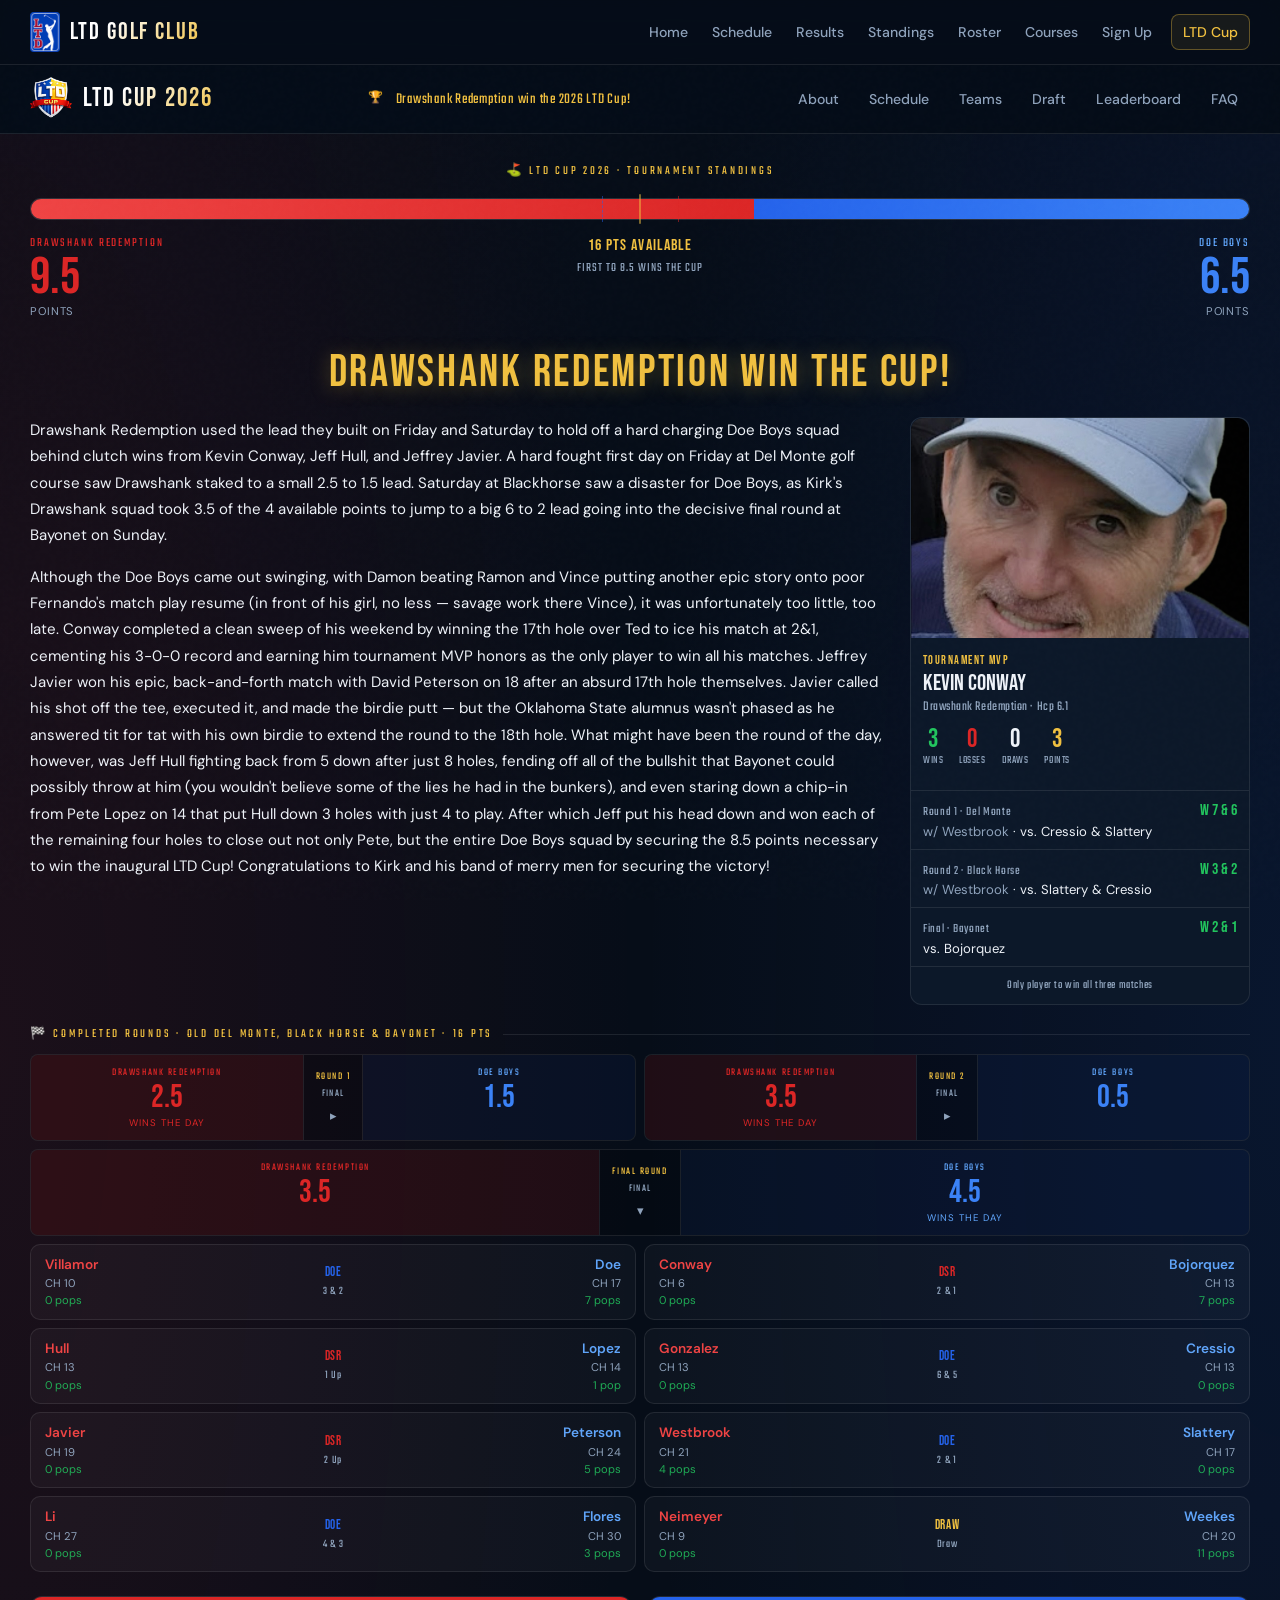
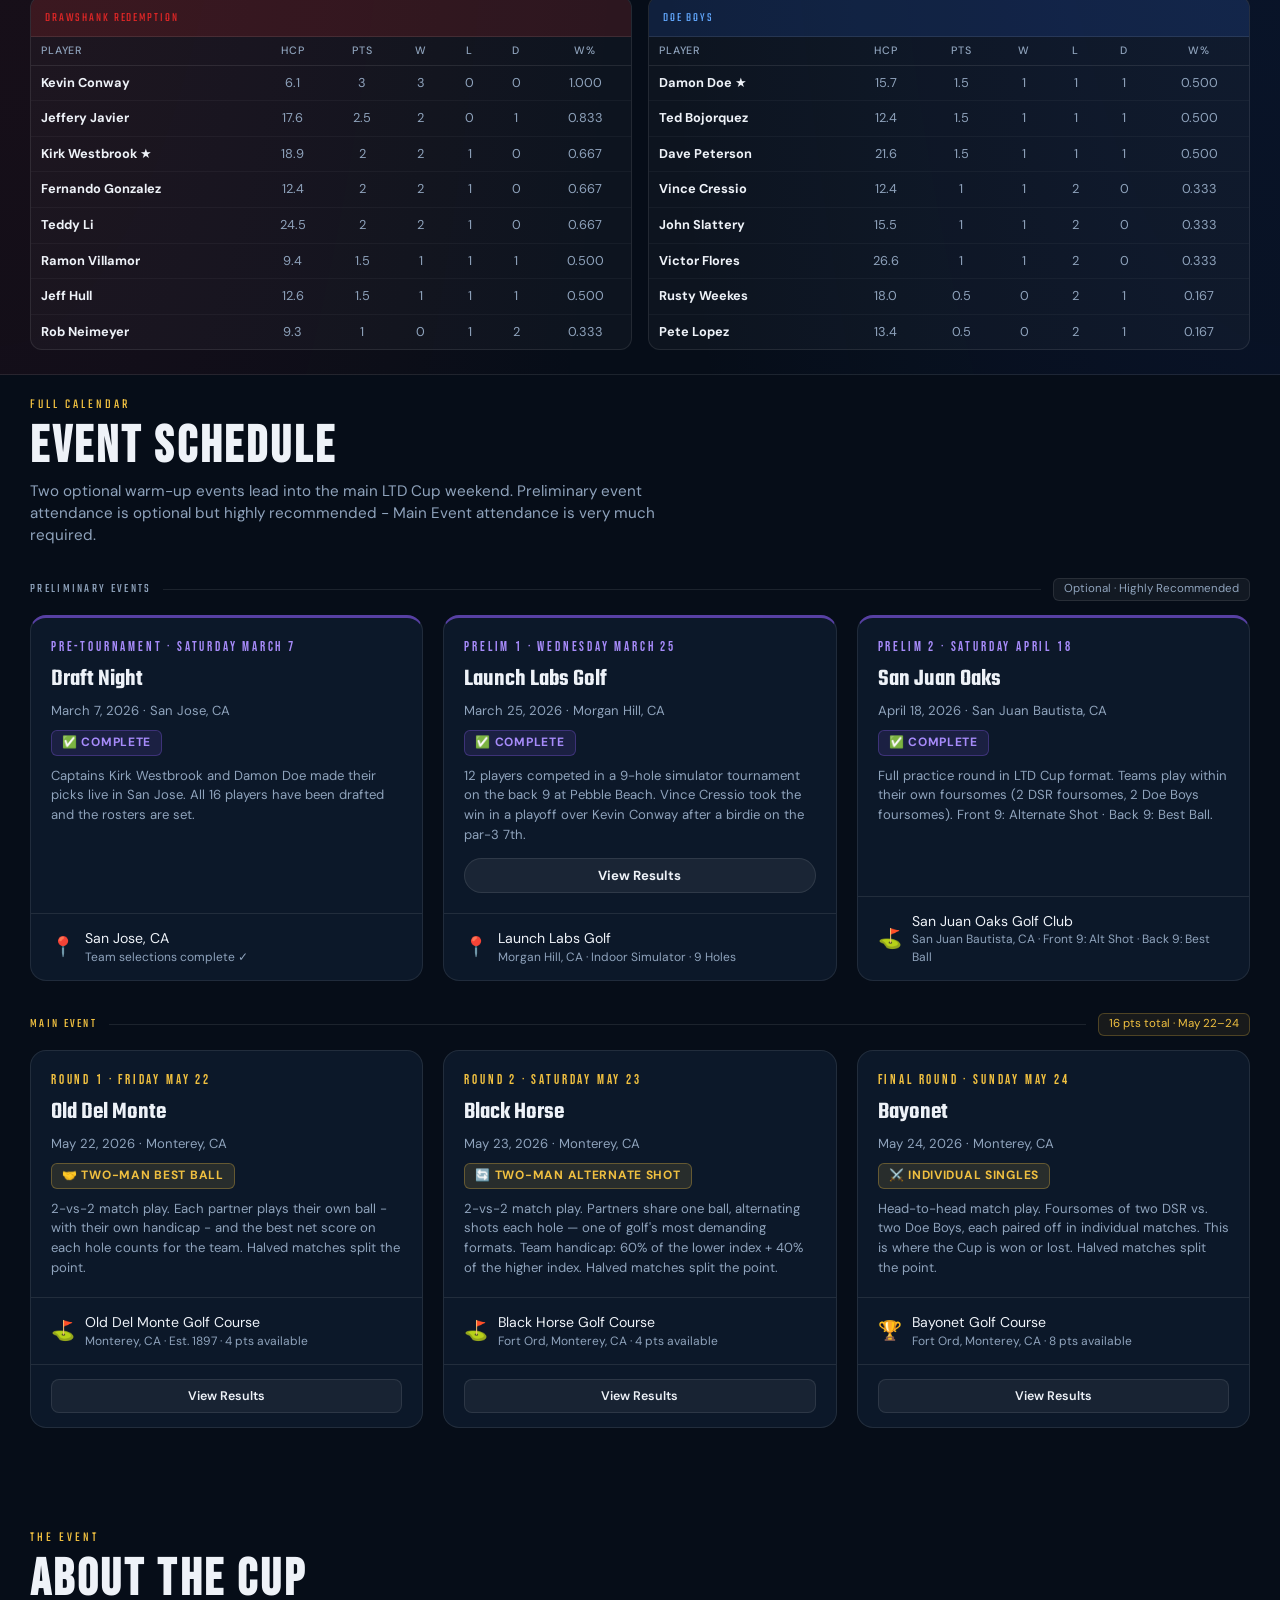
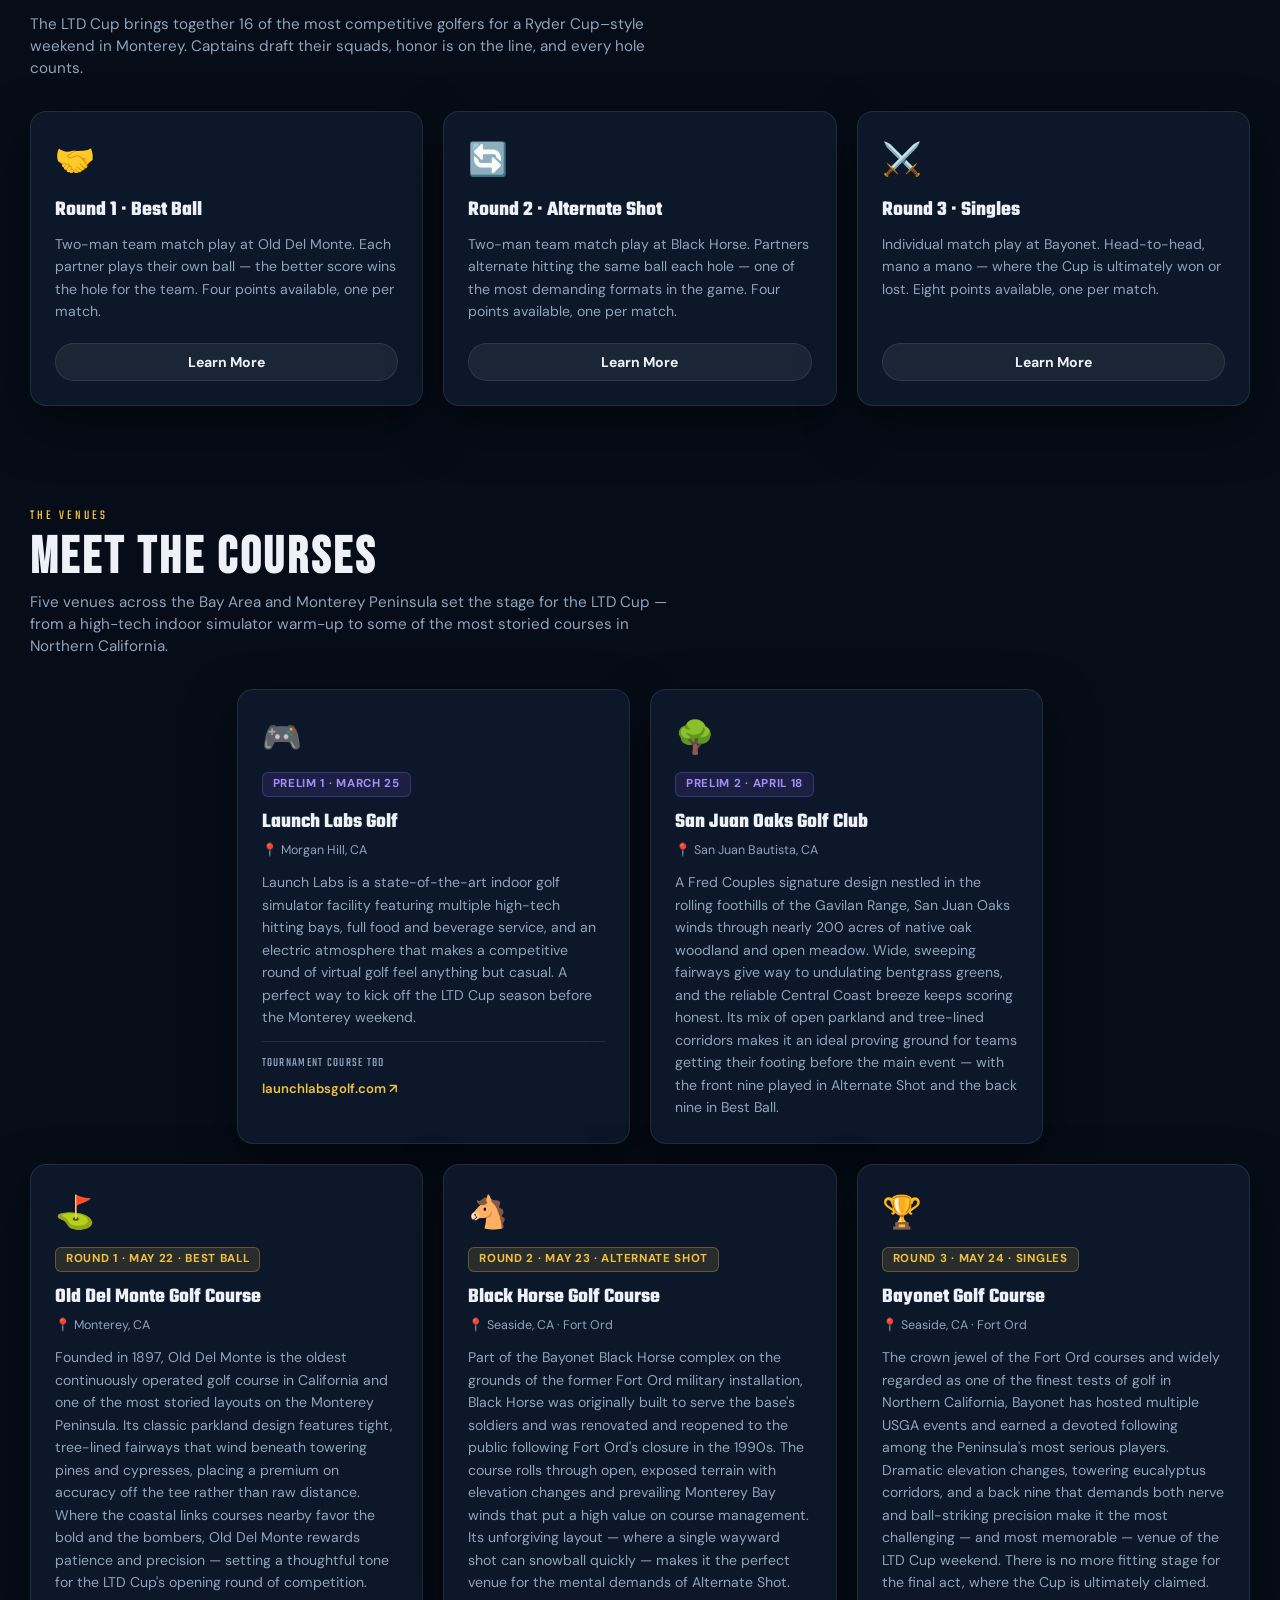
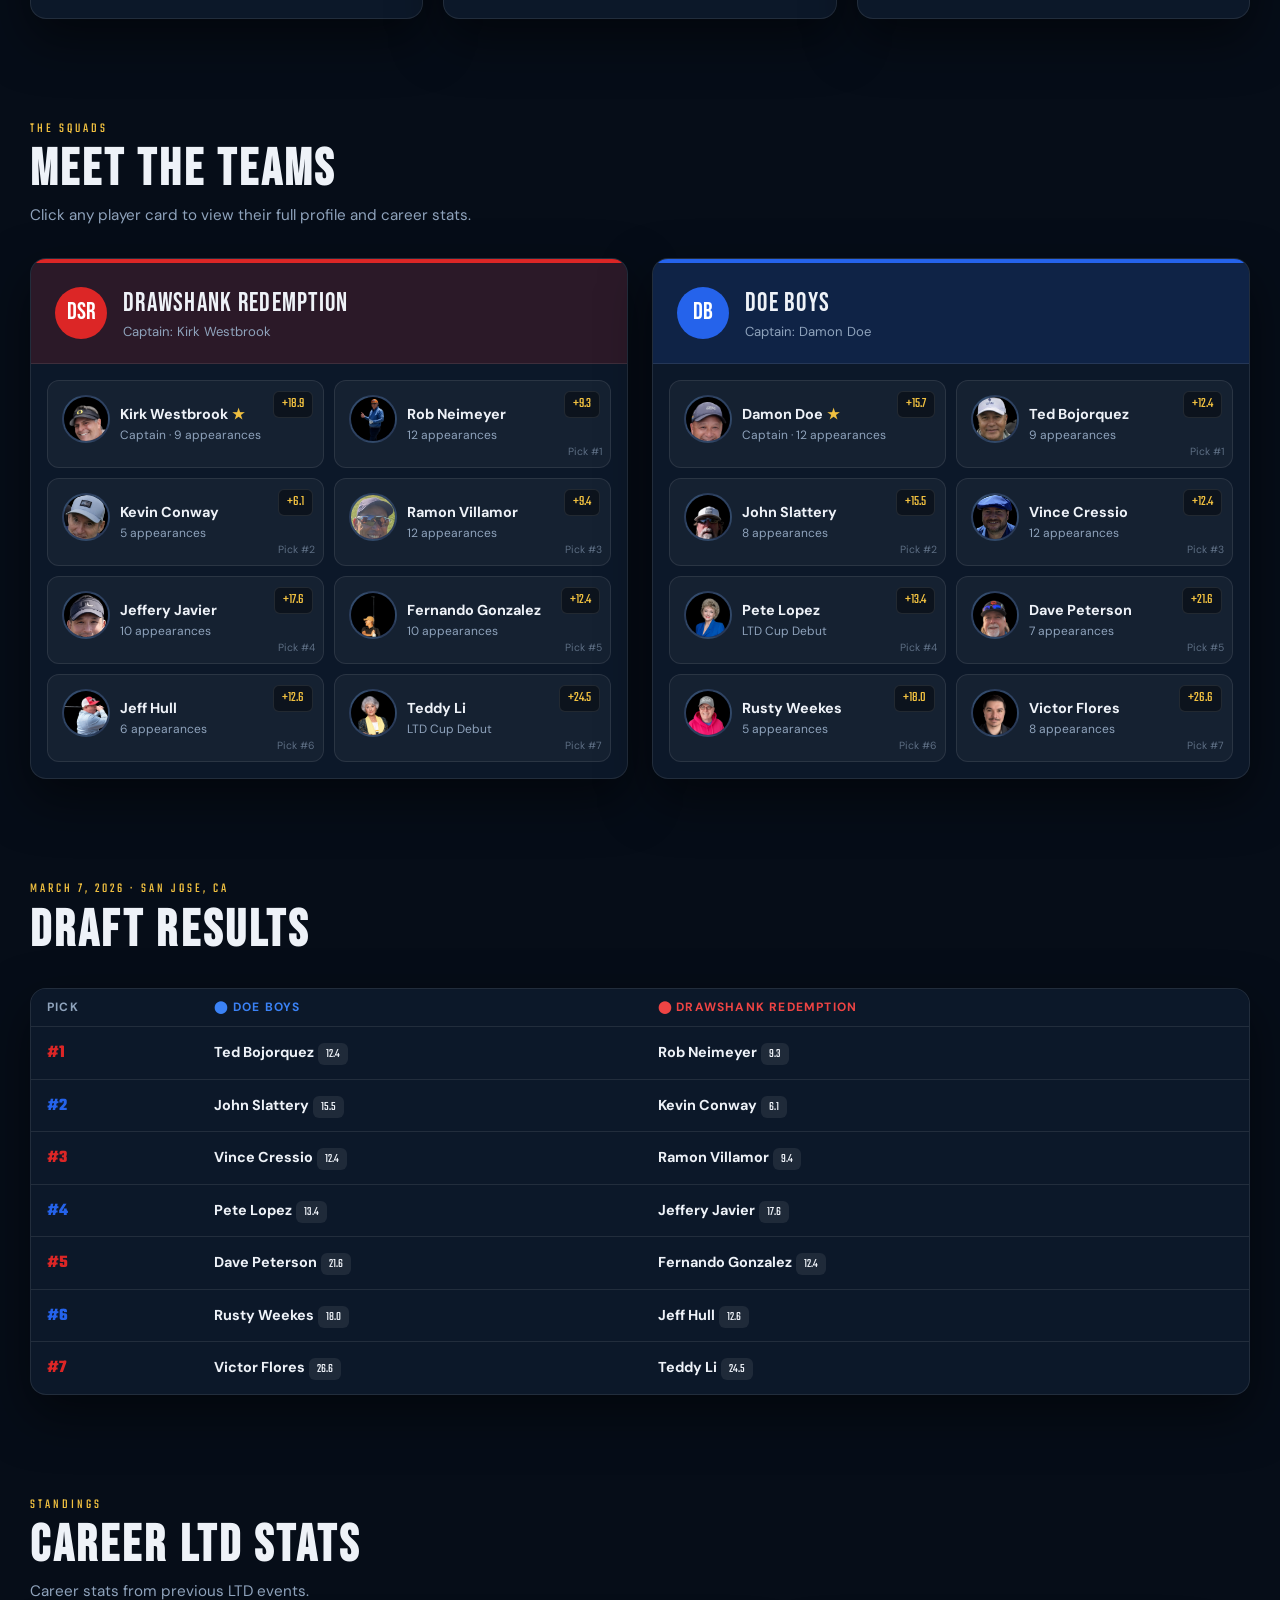
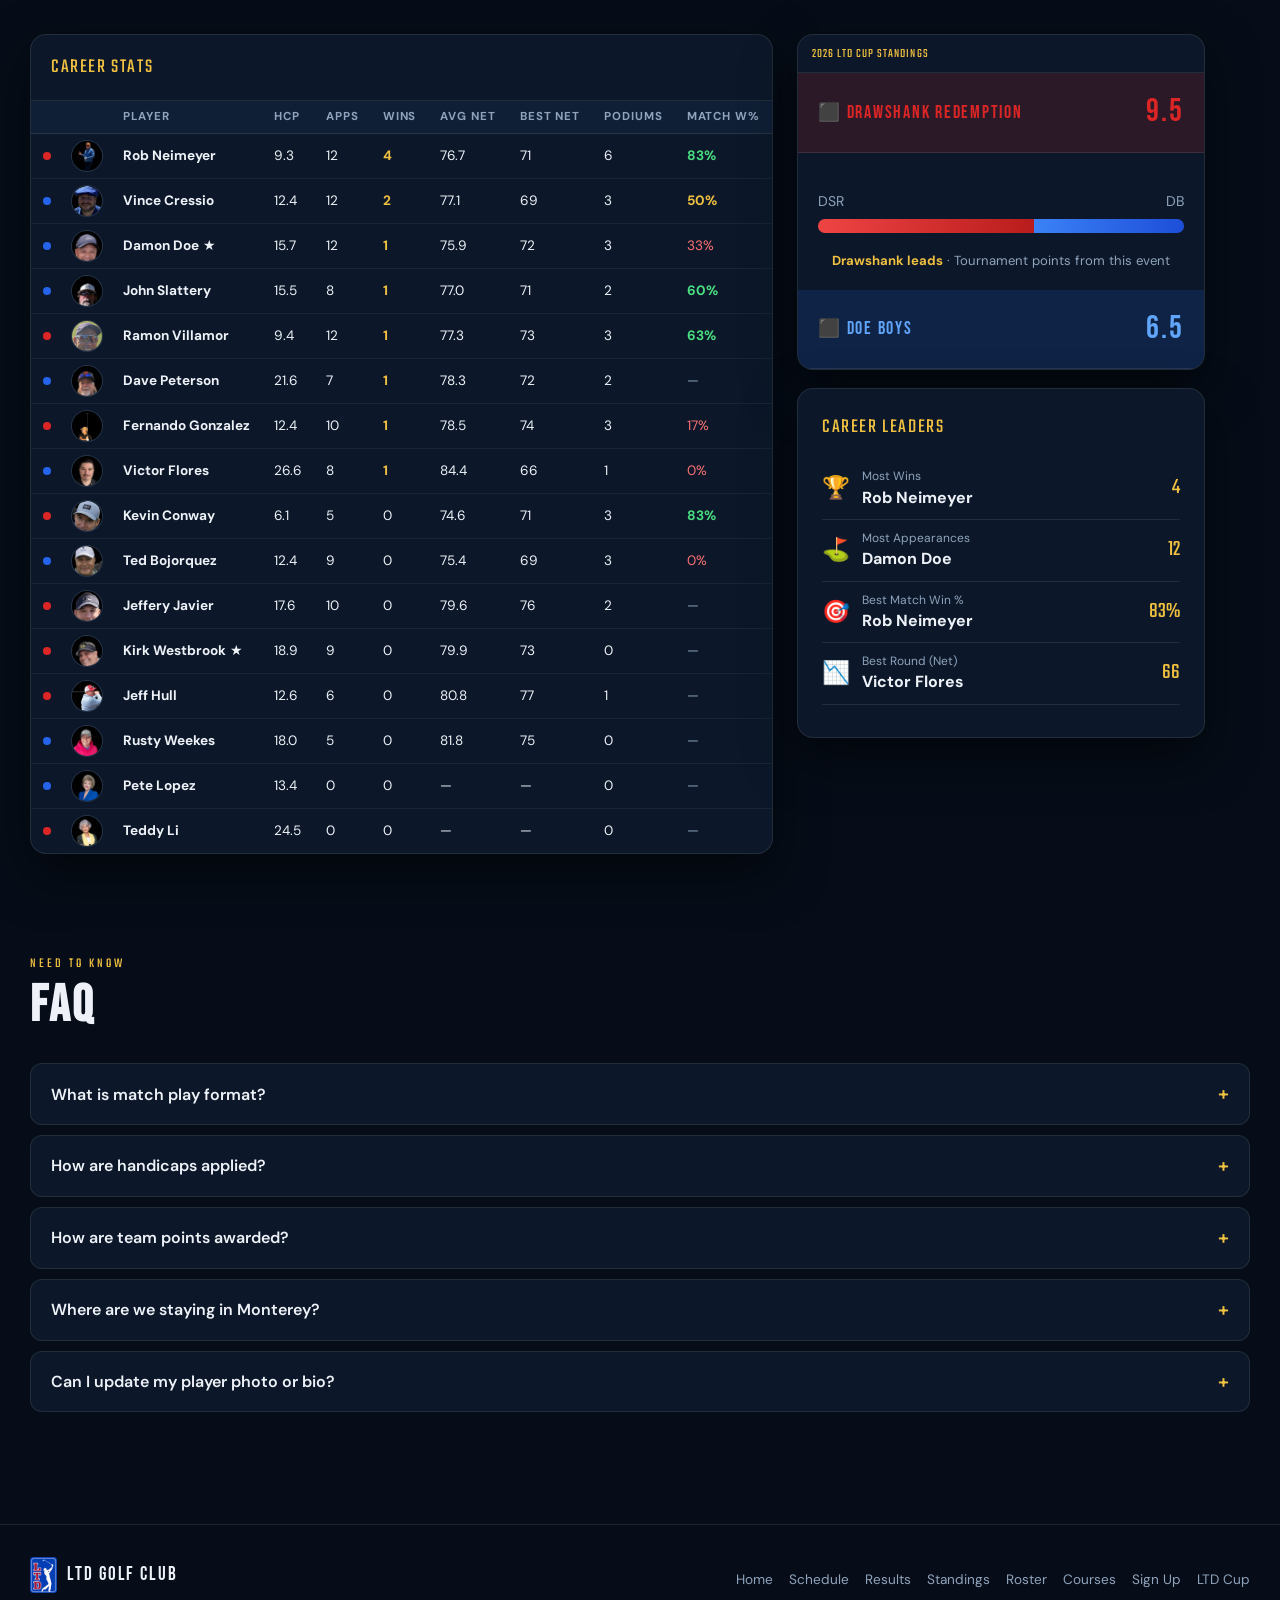
<file: cup/2026.html>
<!DOCTYPE html>
<html lang="en">
<head>
<meta charset="UTF-8">
<meta name="viewport" content="width=device-width, initial-scale=1.0">
<title>LTD Cup 2026 | LTD Golf Club</title>
<link rel="icon" type="image/png" href="/assets/img/club_logo_96.png">
<link rel="preconnect" href="https://fonts.googleapis.com">
<link href="https://fonts.googleapis.com/css2?family=Bebas+Neue&family=DM+Sans:wght@400;500;700&family=Teko:wght@400;600;700&display=swap" rel="stylesheet">

<link rel="stylesheet" href="/assets/css/site.css">
<style>
/* ============================================================
   DESIGN SYSTEM
   ============================================================ */
:root {
  --bg: #060d18;
  --panel: #0c1829;
  --panel2: #0f1f35;
  --line: rgba(255,255,255,.09);
  --text: #eef2f8;
  --muted: #8fa3bc;
  --gold: #f0c040;
  --gold2: #c99520;
  --red: #dc2626;
  --red-soft: rgba(220,38,38,.15);
  --red-glow: rgba(220,38,38,.3);
  --blue: #2563eb;
  --blue-soft: rgba(37,99,235,.15);
  --blue-glow: rgba(37,99,235,.3);
  --green: #22c55e;
  --radius: 16px;
  --shadow: 0 20px 50px rgba(0,0,0,.5);
}
*, *::before, *::after { box-sizing: border-box; margin: 0; padding: 0; }
html { scroll-behavior: smooth; }

body {
  font-family: 'DM Sans', sans-serif;
  background: var(--bg);
  color: var(--text);
  min-height: 100vh;
  overflow-x: hidden;
}

/* Subtle noise texture overlay */
body::before {
  content: '';
  position: fixed; inset: 0;
  background-image: url("data:image/svg+xml,%3Csvg viewBox='0 0 200 200' xmlns='http://www.w3.org/2000/svg'%3E%3Cfilter id='noise'%3E%3CfeTurbulence type='fractalNoise' baseFrequency='0.85' numOctaves='4' stitchTiles='stitch'/%3E%3C/filter%3E%3Crect width='100%25' height='100%25' filter='url(%23noise)' opacity='0.03'/%3E%3C/svg%3E");
  pointer-events: none; z-index: 1; opacity: .4;
}

img { max-width: 100%; display: block; }
a { text-decoration: none; color: inherit; }
.container { width: min(1220px, calc(100% - 32px)); margin: auto; }

/* ============================================================
   NAV
   ============================================================ */
.topbar {
  position: sticky; top: 0; z-index: 200;
  backdrop-filter: blur(18px) saturate(160%);
  background: rgba(6,13,24,.82);
  border-bottom: 1px solid var(--line);
}
.nav {
  display: flex; justify-content: space-between; align-items: center;
  padding: 12px 0;
}
.brand { display: flex; align-items: center; gap: 10px; }
.brand img { height: 44px; }
.brand-name {
  font-family: 'Bebas Neue', sans-serif;
  font-size: 1.6rem; letter-spacing: .08em;
  background: linear-gradient(135deg, #fff 30%, var(--gold));
  -webkit-background-clip: text; -webkit-text-fill-color: transparent;
}
.nav-links { display: flex; gap: 6px; align-items: center; flex-wrap: wrap; }
.nav-links a {
  color: var(--muted); font-size: .88rem; font-weight: 500;
  padding: 6px 12px; border-radius: 8px;
  transition: color .2s, background .2s;
}
.nav-links a:hover { color: var(--text); background: rgba(255,255,255,.06); }
.btn {
  padding: 9px 20px; border-radius: 999px;
  font-weight: 700; font-size: .88rem;
  border: none; cursor: pointer; transition: .18s; font-family: inherit;
}
.btn-gold { background: linear-gradient(135deg, var(--gold), var(--gold2)); color: #0f1a2e; }
.btn-ghost { background: rgba(255,255,255,.06); border: 1px solid var(--line); color: var(--text); }
.btn:hover { transform: translateY(-1px); filter: brightness(1.08); }

.next-event-bar {
  display: flex; align-items: center; gap: 10px;
  font-size: .78rem; color: var(--muted);
}
.neb-label {
  font-family: 'Teko', sans-serif; font-size: .75rem;
  letter-spacing: .2em; color: var(--gold); text-transform: uppercase;
}
.neb-sep { opacity: .35; }
.neb-time {
  font-family: 'Teko', sans-serif; font-size: .95rem; color: var(--gold); letter-spacing: .05em;
}

/* ============================================================
   HERO
   ============================================================ */
.hero {
  padding: 80px 0 60px;
  background:
    radial-gradient(ellipse 80% 60% at 50% -10%, rgba(37,99,235,.18), transparent),
    radial-gradient(ellipse 50% 40% at 20% 80%, rgba(220,38,38,.12), transparent);
}
.hero-inner {
  display: grid; grid-template-columns: 1.3fr 1fr; gap: 28px; align-items: center;
}
.hero-logo { width: 120px; margin-bottom: 20px; }
.hero-title {
  font-family: 'Bebas Neue', sans-serif;
  font-size: clamp(3.5rem, 7vw, 7rem);
  line-height: .95;
  letter-spacing: .04em;
}
.hero-title span { color: var(--gold); }
.hero-sub {
  color: var(--muted); font-size: 1.05rem; line-height: 1.6;
  max-width: 52ch; margin: 16px 0 24px;
}
.hero-actions { display: flex; gap: 12px; flex-wrap: wrap; }
.hero-card {
  background: var(--panel);
  border: 1px solid var(--line);
  border-radius: var(--radius);
  padding: 28px;
  box-shadow: var(--shadow);
}
.countdown-label {
  font-family: 'Teko', sans-serif; font-size: 1rem; letter-spacing: .18em;
  color: var(--gold); text-transform: uppercase; margin-bottom: 14px;
}
.countdown-grid { display: grid; grid-template-columns: repeat(4,1fr); gap: 8px; margin-bottom: 22px; }
.cd-unit {
  background: rgba(255,255,255,.05); border-radius: 10px; padding: 12px 6px;
  text-align: center;
}
.cd-num { font-family: 'Bebas Neue', sans-serif; font-size: 2.4rem; line-height: 1; color: var(--gold); }
.cd-lbl { font-size: .68rem; color: var(--muted); text-transform: uppercase; letter-spacing: .1em; }
.event-list { display: flex; flex-direction: column; gap: 10px; }
.event-item {
  display: flex; gap: 12px; align-items: flex-start;
  padding: 12px; border-radius: 10px; background: rgba(255,255,255,.03);
  border: 1px solid var(--line);
}
.event-dot {
  width: 10px; height: 10px; border-radius: 50%; margin-top: 4px; flex-shrink: 0;
}
.dot-gold { background: var(--gold); box-shadow: 0 0 8px var(--gold); }
.dot-red { background: var(--red); }
.dot-blue { background: var(--blue); }
.event-item strong { font-size: .9rem; }
.event-item span { font-size: .78rem; color: var(--muted); }

/* ============================================================
   SCORE TRACKER
   ============================================================ */
.score-tracker {
  padding: 28px 0 24px;
  border-bottom: 1px solid var(--line);
  background:
    radial-gradient(ellipse 50% 120% at 0% 50%, rgba(220,38,38,.1), transparent),
    radial-gradient(ellipse 50% 120% at 100% 50%, rgba(37,99,235,.1), transparent);
}
.score-tracker-label {
  font-family: 'Teko', sans-serif;
  font-size: .78rem; letter-spacing: .22em; color: var(--gold);
  text-transform: uppercase; text-align: center; margin-bottom: 18px;
}
.score-bar-wrap { position: relative; margin-bottom: 4px; }
.score-bar-track {
  height: 22px;
  background: rgba(255,255,255,.05);
  border-radius: 999px;
  border: 1px solid var(--line);
  overflow: hidden;
  display: flex;
}
.score-bar-fill-red {
  height: 100%; flex-shrink: 0;
  background: linear-gradient(90deg, #ef4444, #dc2626);
  transition: width .8s cubic-bezier(.4,0,.2,1);
}
.score-bar-fill-blue {
  height: 100%; flex-shrink: 0;
  background: linear-gradient(270deg, #3b82f6, #2563eb);
  transition: width .8s cubic-bezier(.4,0,.2,1);
  margin-left: auto;
}
.score-bar-mid {
  position: absolute; left: 50%; top: -4px; bottom: -4px;
  width: 2px; margin-left: -1px;
  background: var(--gold); opacity: .5; border-radius: 2px;
}
.score-bar-win-line {
  position: absolute; top: -2px; bottom: -2px; width: 0;
}
.score-bar-win-blue { left: 46.875%; border-left: 1.5px dashed rgba(37,99,235,.5); }
.score-bar-win-red  { left: 53.125%; border-left: 1.5px dashed rgba(220,38,38,.5); }
.score-tracker-bottom {
  display: flex; justify-content: space-between; align-items: flex-start;
  margin-top: 14px; position: relative;
}
.tracker-team-name {
  font-family: 'Teko', sans-serif;
  font-size: .78rem; letter-spacing: .15em; text-transform: uppercase;
}
.tracker-team-name.red { color: var(--red); }
.tracker-team-name.blue { color: #60a5fa; }
.tracker-score {
  font-family: 'Bebas Neue', sans-serif;
  font-size: 3.2rem; line-height: 1;
}
.tracker-score.red { color: var(--red); }
.tracker-score.blue { color: #3b82f6; }
.tracker-score-lbl { font-size: .7rem; color: var(--muted); text-transform: uppercase; letter-spacing: .08em; }
.tracker-center {
  position: absolute; left: 50%; transform: translateX(-50%);
  text-align: center; font-family: 'Teko', sans-serif;
  font-size: .8rem; color: var(--muted); letter-spacing: .08em; text-transform: uppercase; white-space: nowrap;
}
.upcoming-matchups { margin: 20px 0 0; }
.upcoming-matchups-label {
  font-family: 'Teko', sans-serif;
  font-size: .78rem; letter-spacing: .22em; color: var(--gold);
  text-transform: uppercase; margin-bottom: 10px;
  display: flex; align-items: center; gap: 10px;
}
.upcoming-matchups-label::after { content: ''; flex: 1; height: 1px; background: var(--line); }
.matchup-inline-grid { display: grid; grid-template-columns: 1fr 1fr; gap: 8px; }
.matchup-inline-row {
  display: flex; align-items: center; gap: 10px;
  background: rgba(255,255,255,.03); border: 1px solid var(--line);
  border-radius: 10px; padding: 10px 14px;
}
.matchup-inline-side { flex: 1; }
.matchup-inline-names { font-size: .85rem; font-weight: 600; }
.matchup-inline-names.red { color: #ef4444; }
.matchup-inline-names.blue { color: #60a5fa; }
.matchup-inline-hcp { font-size: .7rem; color: var(--muted); margin-top: 1px; }
.matchup-inline-vs {
  font-family: 'Bebas Neue', sans-serif; font-size: .85rem;
  color: var(--muted); flex-shrink: 0;
}
.matchup-inline-result {
  display: flex; flex-direction: column; align-items: center; flex-shrink: 0; gap: 1px;
}
.matchup-inline-result-winner {
  font-family: 'Bebas Neue', sans-serif; font-size: .82rem; letter-spacing: .04em;
}
.matchup-inline-result-score {
  font-family: 'Teko', sans-serif; font-size: .72rem; letter-spacing: .06em; color: var(--muted);
}
.matchup-inline-empty {
  grid-column: 1/-1; text-align: center;
  color: var(--muted); font-size: .82rem; padding: 14px 0;
}
.score-tables {
  display: grid; grid-template-columns: 1fr 1fr; gap: 16px; margin-top: 24px;
}
.score-team-table {
  background: rgba(255,255,255,.03); border: 1px solid var(--line); border-radius: 12px; overflow: hidden;
}
.score-team-table-hdr {
  padding: 9px 14px;
  font-family: 'Teko', sans-serif; font-size: .78rem; letter-spacing: .15em; text-transform: uppercase;
  border-bottom: 1px solid var(--line);
}
.score-team-table-hdr.red { color: var(--red); border-top: 3px solid var(--red); background: var(--red-soft); }
.score-team-table-hdr.blue { color: #60a5fa; border-top: 3px solid var(--blue); background: var(--blue-soft); }
.pts-table { width: 100%; border-collapse: collapse; font-size: .8rem; }
.pts-table th {
  padding: 6px 10px; text-align: left; color: var(--muted);
  font-size: .67rem; text-transform: uppercase; letter-spacing: .08em;
  border-bottom: 1px solid var(--line); font-weight: 500;
}
.pts-table th:not(:first-child) { text-align: center; }
.pts-table td { padding: 8px 10px; border-bottom: 1px solid rgba(255,255,255,.04); }
.pts-table td:not(:first-child) { text-align: center; color: var(--muted); }
.pts-table tr:last-child td { border-bottom: none; }
.pts-table tr:hover td { background: rgba(255,255,255,.03); }
/* ============================================================
   CELEBRATION
   ============================================================ */
.celebration-layout {
  display: grid; grid-template-columns: 1fr 340px; gap: 28px; align-items: start;
}
@media (max-width: 760px) {
  .celebration-layout { grid-template-columns: 1fr; }
}

/* ============================================================
   SECTION TITLES
   ============================================================ */
.section { padding: 20px 0 80px; }
.sec-head { margin-bottom: 32px; }
.sec-label {
  font-family: 'Teko', sans-serif; font-size: .85rem; letter-spacing: .22em;
  color: var(--gold); text-transform: uppercase; margin-bottom: 6px;
}
.sec-title {
  font-family: 'Bebas Neue', sans-serif;
  font-size: clamp(2.2rem, 4vw, 3.2rem);
  letter-spacing: .06em; line-height: 1;
}
.sec-intro { color: var(--muted); max-width: 64ch; margin-top: 8px; font-size: .95rem; }

/* ============================================================
   TEAMS / ROSTER
   ============================================================ */
.teams-grid { display: grid; grid-template-columns: 1fr 1fr; gap: 24px; }
.team-panel {
  background: var(--panel); border: 1px solid var(--line);
  border-radius: var(--radius); overflow: hidden; box-shadow: var(--shadow);
}
.team-header {
  padding: 22px 24px; border-bottom: 1px solid var(--line);
  display: flex; align-items: center; gap: 16px;
}
.team-header.red { border-top: 4px solid var(--red); background: var(--red-soft); }
.team-header.blue { border-top: 4px solid var(--blue); background: var(--blue-soft); }
.team-badge {
  width: 52px; height: 52px; border-radius: 50%;
  display: flex; align-items: center; justify-content: center;
  font-family: 'Bebas Neue', sans-serif; font-size: 1.5rem; flex-shrink: 0;
}
.badge-red { background: var(--red); color: #fff; }
.badge-blue { background: var(--blue); color: #fff; }
.team-name { font-family: 'Bebas Neue', sans-serif; font-size: 1.6rem; letter-spacing: .05em; }
.team-captain { color: var(--muted); font-size: .82rem; }
.roster-list { padding: 16px; display: grid; grid-template-columns: 1fr 1fr; gap: 10px; }
.player-card {
  background: rgba(255,255,255,.04); border: 1px solid var(--line);
  border-radius: 12px; padding: 14px; cursor: pointer;
  transition: background .18s, transform .18s, border-color .18s;
  position: relative; overflow: hidden;
}
.player-card:hover {
  background: rgba(255,255,255,.08);
  transform: translateY(-2px);
}
.player-card.red:hover { border-color: var(--red); }
.player-card.blue:hover { border-color: var(--blue); }
.player-avatar {
  width: 48px; height: 48px; border-radius: 50%;
  background: linear-gradient(135deg, #1e3a5f, #0f2040);
  display: flex; align-items: center; justify-content: center;
  font-family: 'Bebas Neue', sans-serif; font-size: 1.2rem;
  color: var(--gold); margin-bottom: 10px; flex-shrink: 0;
  border: 2px solid rgba(255,255,255,.1);
}
.player-name { font-weight: 700; font-size: .9rem; }
.player-meta { color: var(--muted); font-size: .75rem; margin-top: 2px; }
.player-hcp {
  position: absolute; top: 10px; right: 10px;
  background: rgba(0,0,0,.4); border: 1px solid var(--line);
  border-radius: 6px; padding: 2px 8px;
  font-family: 'Teko', sans-serif; font-size: .9rem; color: var(--gold);
}
.captain-star { color: var(--gold); margin-left: 4px; }
.draft-pick {
  position: absolute; bottom: 8px; right: 8px;
  font-size: .65rem; color: var(--muted); opacity: .6;
}

/* ============================================================
   DRAFT RESULTS
   ============================================================ */
.draft-table-wrap { overflow-x: auto; }
.draft-table {
  width: 100%; border-collapse: collapse;
  font-size: .9rem;
}
.draft-table th {
  padding: 10px 16px; text-align: left;
  color: var(--muted); font-size: .75rem; text-transform: uppercase;
  letter-spacing: .1em; border-bottom: 1px solid var(--line);
  background: var(--panel);
}
.draft-table td { padding: 13px 16px; border-bottom: 1px solid var(--line); }
.draft-table tr:last-child td { border-bottom: none; }
.draft-table tr:hover td { background: rgba(255,255,255,.03); }
.pick-red { color: var(--red); font-weight: 700; font-family: 'Teko', sans-serif; font-size: 1.1rem; }
.pick-blue { color: var(--blue); font-weight: 700; font-family: 'Teko', sans-serif; font-size: 1.1rem; }
.hcp-badge {
  background: rgba(255,255,255,.08); border-radius: 6px;
  padding: 2px 8px; font-size: .8rem; font-family: 'Teko', sans-serif;
}

/* ============================================================
   LEADERBOARD
   ============================================================ */
.lb-layout { display: grid; grid-template-columns: 1.1fr .9fr; gap: 24px; }
.card {
  background: var(--panel); border: 1px solid var(--line);
  border-radius: var(--radius); padding: 24px; box-shadow: var(--shadow);
}
.card-title {
  font-family: 'Teko', sans-serif; font-size: 1.25rem; letter-spacing: .08em;
  text-transform: uppercase; color: var(--gold); margin-bottom: 16px;
}
.lb-table { width: 100%; border-collapse: collapse; font-size: .88rem; }
.lb-table th {
  padding: 8px 12px; text-align: left;
  color: var(--muted); font-size: .72rem; text-transform: uppercase;
  border-bottom: 1px solid var(--line);
}
.lb-table td { padding: 11px 12px; border-bottom: 1px solid rgba(255,255,255,.05); }
.lb-table tr:last-child td { border-bottom: none; }
.pos-num { font-family: 'Teko', sans-serif; font-size: 1.1rem; color: var(--muted); }
.team-dot { width: 8px; height: 8px; border-radius: 50%; display: inline-block; }
.dot-r { background: var(--red); }
.dot-b { background: var(--blue); }
.match-w { color: #4ade80; font-weight: 700; }
.match-l { color: #f87171; font-weight: 700; }
.match-t { color: var(--gold); font-weight: 700; }
.match-blank { color: var(--muted); }

.team-score-card { padding: 0; overflow: hidden; }
.score-header {
  padding: 16px 20px; font-family: 'Bebas Neue', sans-serif;
  font-size: 1.1rem; letter-spacing: .1em;
  display: flex; justify-content: space-between; align-items: center;
}
.score-header.red { background: var(--red-soft); border-bottom: 1px solid var(--line); color: var(--red); }
.score-header.blue { background: var(--blue-soft); border-bottom: 1px solid var(--line); color: #60a5fa; }
.score-pts { font-size: 2rem; }
.score-body { padding: 20px; }
.total-bar { margin: 18px 0; }
.total-bar-label { display: flex; justify-content: space-between; margin-bottom: 8px; font-size: .88rem; color: var(--muted); }
.bar-track { height: 14px; background: rgba(255,255,255,.06); border-radius: 999px; overflow: hidden; display: flex; }
.bar-red { background: linear-gradient(90deg, #ef4444, #b91c1c); height: 100%; transition: width .6s ease; }
.bar-blue { background: linear-gradient(90deg, #3b82f6, #1d4ed8); height: 100%; transition: width .6s ease; }
.status-line { text-align: center; color: var(--muted); font-size: .82rem; margin-top: 8px; }
.leader-tag { color: var(--gold); font-weight: 700; }

/* ============================================================
   PLAYER STATS TABLE
   ============================================================ */
.stats-wrap { overflow-x: auto; }
.stats-table { width: 100%; border-collapse: collapse; font-size: .85rem; white-space: nowrap; }
.stats-table th {
  padding: 8px 12px; color: var(--muted); font-size: .72rem;
  text-transform: uppercase; letter-spacing: .08em;
  border-bottom: 1px solid var(--line); text-align: left;
  background: var(--panel2);
}
.stats-table td { padding: 10px 12px; border-bottom: 1px solid rgba(255,255,255,.05); }
.stats-table tr:hover td { background: rgba(255,255,255,.03); cursor: pointer; }
.stats-table tr:last-child td { border-bottom: none; }
.stat-highlight { color: var(--gold); font-weight: 700; }
.win-pct-high { color: #4ade80; font-weight: 700; }
.win-pct-mid { color: var(--gold); font-weight: 700; }
.win-pct-low { color: #f87171; }

/* ============================================================
   SCHEDULE
   ============================================================ */
.schedule-grid { display: grid; grid-template-columns: repeat(3,1fr); gap: 20px; }
.sched-card {
  background: var(--panel); border: 1px solid var(--line);
  border-radius: var(--radius); overflow: hidden;
  display: flex; flex-direction: column;
}
.sched-top { padding: 20px; flex: 1; }
.sched-day {
  font-family: 'Bebas Neue', sans-serif; font-size: .8rem; letter-spacing: .22em;
  color: var(--gold); text-transform: uppercase; margin-bottom: 6px;
}
.sched-title { font-family: 'Teko', sans-serif; font-size: 1.5rem; font-weight: 600; }
.sched-date { color: var(--muted); font-size: .82rem; margin-top: 4px; }
.sched-course { padding: 14px 20px; border-top: 1px solid var(--line); display: flex; gap: 10px; align-items: center; }
.course-icon { font-size: 1.2rem; }
.course-name { font-size: .88rem; }
.course-loc { font-size: .75rem; color: var(--muted); }
.sched-actions { padding: 14px 20px; border-top: 1px solid var(--line); display: flex; gap: 8px; }
.sched-btn {
  flex: 1; padding: 8px 6px; border-radius: 8px; border: 1px solid var(--line);
  background: rgba(255,255,255,.05); color: var(--text); font-family: inherit;
  font-size: .78rem; font-weight: 600; cursor: pointer; text-align: center;
  transition: background .15s, border-color .15s, color .15s;
}
.sched-btn:hover { background: rgba(255,255,255,.1); border-color: rgba(255,255,255,.2); }
.sched-btn.btn-pairings:hover { border-color: var(--blue); color: #60a5fa; }
.sched-btn.btn-matchups:hover { border-color: var(--gold); color: var(--gold); }
.sched-btn.btn-results:hover { border-color: var(--green); color: var(--green); }

/* ============================================================
   PAIRINGS WIDGET
   ============================================================ */
.pairing-layout { display: grid; grid-template-columns: 1fr 1fr; gap: 24px; }
.pairing-team-panel {
  background: var(--panel); border: 1px solid var(--line);
  border-radius: var(--radius); overflow: hidden;
}
.pairing-team-header {
  padding: 16px 20px; display: flex; align-items: center; gap: 12px;
  border-bottom: 1px solid var(--line);
}
.pairing-team-header.red { border-top: 4px solid var(--red); background: var(--red-soft); }
.pairing-team-header.blue { border-top: 4px solid var(--blue); background: var(--blue-soft); }
.pairing-team-title { font-family: 'Bebas Neue', sans-serif; font-size: 1.4rem; letter-spacing: .05em; }

/* Pool of unassigned players */
.player-pool {
  padding: 14px; display: grid; grid-template-columns: 1fr 1fr; gap: 8px;
  min-height: 60px;
}
.pool-label {
  padding: 8px 14px 4px; font-size: .7rem; color: var(--muted);
  text-transform: uppercase; letter-spacing: .1em;
}

/* Draggable mini player card */
.mini-card {
  background: rgba(255,255,255,.05); border: 1px solid var(--line);
  border-radius: 10px; padding: 8px 10px;
  display: flex; align-items: center; gap: 8px;
  cursor: grab; transition: background .15s, transform .15s, border-color .15s, opacity .15s;
  user-select: none;
}
.mini-card:hover { background: rgba(255,255,255,.1); transform: translateY(-1px); }
.mini-card.dragging { opacity: .4; cursor: grabbing; }
.mini-card.red:hover { border-color: rgba(220,38,38,.5); }
.mini-card.blue:hover { border-color: rgba(37,99,235,.5); }
.mini-avatar {
  width: 34px; height: 34px; border-radius: 50%; flex-shrink: 0;
  overflow: hidden; border: 1px solid rgba(255,255,255,.15);
  background: var(--panel2);
  display: flex; align-items: center; justify-content: center;
  font-family: 'Bebas Neue', sans-serif; font-size: .8rem; color: var(--gold);
}
.mini-avatar img { width: 100%; height: 100%; object-fit: cover; object-position: top; }
.mini-name { font-size: .8rem; font-weight: 600; line-height: 1.2; }
.mini-hcp { font-size: .7rem; color: var(--muted); }

/* Pair slots */
.pairs-section { padding: 0 14px 14px; display: flex; flex-direction: column; gap: 8px; }
.pair-slot {
  border: 1.5px dashed rgba(255,255,255,.15); border-radius: 12px;
  padding: 10px 12px; min-height: 68px;
  transition: border-color .2s, background .2s;
  position: relative;
}
.pair-slot.drag-over { border-color: var(--gold); background: rgba(240,192,64,.06); }
.pair-slot.red-slot { border-color: rgba(220,38,38,.25); }
.pair-slot.blue-slot { border-color: rgba(37,99,235,.25); }
.pair-slot.complete.red-slot { border-style: solid; border-color: var(--red); background: var(--red-soft); }
.pair-slot.complete.blue-slot { border-style: solid; border-color: var(--blue); background: var(--blue-soft); }
.pair-label {
  font-size: .65rem; text-transform: uppercase; letter-spacing: .1em;
  color: var(--muted); margin-bottom: 6px;
  display: flex; justify-content: space-between; align-items: center;
}
.pair-label .pair-hcp-combined {
  font-family: 'Teko', sans-serif; font-size: .85rem; color: var(--gold);
}
.pair-players { display: flex; gap: 6px; flex-wrap: wrap; }
.pair-slot .mini-card { cursor: default; }
.pair-slot .mini-card .remove-btn {
  margin-left: auto; background: none; border: none; color: var(--muted);
  cursor: pointer; font-size: .9rem; padding: 0 2px; line-height: 1;
  transition: color .15s;
}
.pair-slot .mini-card .remove-btn:hover { color: var(--red); }
.pair-empty-hint {
  color: var(--muted); font-size: .78rem; text-align: center;
  padding: 8px 0; opacity: .6;
}

/* Matchup builder */
.matchup-section {
  background: var(--panel); border: 1px solid var(--line);
  border-radius: var(--radius); margin-top: 24px; overflow: hidden;
}
.matchup-header {
  padding: 18px 24px; border-bottom: 1px solid var(--line);
  background: linear-gradient(135deg, rgba(240,192,64,.08), transparent);
  display: flex; align-items: center; gap: 14px; justify-content: space-between;
}
.matchup-header-title { font-family: 'Bebas Neue', sans-serif; font-size: 1.5rem; letter-spacing: .06em; }
.matchup-header-sub { font-size: .82rem; color: var(--muted); margin-top: 2px; }
.matchup-step {
  padding: 20px 24px; border-bottom: 1px solid var(--line);
  display: grid; grid-template-columns: 200px 1fr 1fr; gap: 16px; align-items: start;
}
.matchup-step:last-child { border-bottom: none; }
.matchup-step.locked { opacity: .45; pointer-events: none; }
.matchup-step.active { background: rgba(255,255,255,.02); }
.step-info {}
.step-num {
  font-family: 'Bebas Neue', sans-serif; font-size: 2rem; color: var(--gold);
  line-height: 1;
}
.step-desc { font-size: .8rem; color: var(--muted); line-height: 1.4; margin-top: 2px; }
.step-nominator { font-size: .75rem; font-weight: 700; text-transform: uppercase; letter-spacing: .08em; margin-top: 6px; }
.step-nominator.red { color: var(--red); }
.step-nominator.blue { color: #60a5fa; }

.nomination-area {
  background: rgba(255,255,255,.03); border: 1px solid var(--line);
  border-radius: 12px; padding: 12px; min-height: 80px;
}
.nomination-area.red-nom { border-color: rgba(220,38,38,.3); }
.nomination-area.blue-nom { border-color: rgba(37,99,235,.3); }
.nom-label {
  font-size: .68rem; text-transform: uppercase; letter-spacing: .1em;
  margin-bottom: 8px; display: flex; justify-content: space-between;
}
.nom-label span.red { color: var(--red); }
.nom-label span.blue { color: #60a5fa; }
.nom-pair-btn {
  width: 100%; padding: 8px 12px; border-radius: 8px; border: 1px solid var(--line);
  background: rgba(255,255,255,.05); color: var(--text); font-family: inherit;
  font-size: .8rem; cursor: pointer; text-align: left; margin-bottom: 4px;
  transition: background .15s, border-color .15s;
  display: flex; align-items: center; gap: 8px;
}
.nom-pair-btn:hover:not(:disabled) { background: rgba(255,255,255,.1); }
.nom-pair-btn:disabled { opacity: .4; cursor: not-allowed; }
.nom-pair-btn.selected.red { background: var(--red-soft); border-color: var(--red); }
.nom-pair-btn.selected.blue { background: var(--blue-soft); border-color: var(--blue); }
.nom-pair-btn .btn-avatars { display: flex; gap: -4px; }
.nom-mini-avatar {
  width: 24px; height: 24px; border-radius: 50%; overflow: hidden; flex-shrink: 0;
  border: 1px solid rgba(255,255,255,.2); background: var(--panel2);
  display: flex; align-items: center; justify-content: center;
  font-size: .55rem; font-family: 'Bebas Neue', sans-serif; color: var(--gold);
}
.nom-mini-avatar img { width: 100%; height: 100%; object-fit: cover; object-position: top; }

.matchup-card {
  background: rgba(255,255,255,.04); border: 1px solid var(--line);
  border-radius: 10px; padding: 10px 14px;
  display: flex; align-items: center; gap: 10px;
}
.matchup-vs {
  font-family: 'Bebas Neue', sans-serif; font-size: 1rem; color: var(--muted);
  flex-shrink: 0;
}
.matchup-pair-display { flex: 1; }
.matchup-pair-names { font-size: .82rem; font-weight: 600; }
.matchup-pair-hcp { font-size: .72rem; color: var(--muted); }

.pairing-reset-btn {
  background: rgba(255,255,255,.05); border: 1px solid var(--line);
  border-radius: 8px; padding: 8px 16px; color: var(--muted);
  font-family: inherit; font-size: .82rem; cursor: pointer;
  transition: .15s; margin-top: 16px;
}
.pairing-reset-btn:hover { background: rgba(255,255,255,.1); color: var(--text); }

.pairing-progress {
  display: flex; gap: 8px; align-items: center; margin-top: 16px; flex-wrap: wrap;
}
.progress-step {
  display: flex; align-items: center; gap: 6px;
  font-size: .75rem; color: var(--muted);
}
.progress-dot {
  width: 8px; height: 8px; border-radius: 50%;
  background: rgba(255,255,255,.15);
  transition: background .3s;
}
.progress-dot.done { background: var(--green); }
.progress-dot.active { background: var(--gold); box-shadow: 0 0 6px var(--gold); }
.progress-arrow { color: rgba(255,255,255,.2); font-size: .7rem; }

@media(max-width:960px) {
  .pairing-layout { grid-template-columns: 1fr; }
  .matchup-step { grid-template-columns: 1fr; }
}
/* ============================================================
   RESULTS MODAL
   ============================================================ */
.results-overlay {
  position: fixed; inset: 0; background: rgba(0,0,0,.75); backdrop-filter: blur(6px);
  z-index: 600; display: none; align-items: center; justify-content: center; padding: 20px;
}
.results-overlay.open { display: flex; }
.results-modal {
  background: var(--panel); border: 1px solid var(--line);
  border-radius: 20px; width: 100%; max-width: 860px;
  max-height: 90vh; overflow: hidden; box-shadow: 0 40px 80px rgba(0,0,0,.8);
  animation: slideUp .25s ease; display: flex; flex-direction: column;
}
.results-modal-header {
  display: flex; align-items: center; justify-content: space-between;
  padding: 18px 24px; border-bottom: 1px solid var(--line); flex-shrink: 0;
}
.results-modal-title {
  font-family: 'Bebas Neue', sans-serif; font-size: 1.4rem; letter-spacing: .08em; color: var(--gold);
}
.results-modal-body {
  display: flex; flex: 1; overflow: hidden; min-height: 0;
}
.results-left {
  width: 270px; border-right: 1px solid var(--line); overflow-y: auto; padding: 8px 0; flex-shrink: 0;
}
.results-match-item {
  padding: 13px 18px; cursor: pointer; border-bottom: 1px solid var(--line); transition: background .15s; border-left: 3px solid transparent;
}
.results-match-item:last-child { border-bottom: none; }
.results-match-item:hover { background: rgba(255,255,255,.04); }
.results-match-item.active { background: rgba(215,163,57,.08); border-left-color: var(--gold); padding-left: 15px; }
.rmi-num { font-family: 'Teko', sans-serif; font-size: .72rem; letter-spacing: .18em; color: var(--muted); text-transform: uppercase; margin-bottom: 3px; }
.rmi-names { font-size: .83rem; font-weight: 600; line-height: 1.4; }
.rmi-status { font-size: .75rem; color: var(--muted); margin-top: 4px; font-family: 'Teko', sans-serif; letter-spacing: .05em; }
.rmi-status.done-status { color: var(--green); }
.results-right {
  flex: 1; overflow-y: auto; padding: 22px 26px; display: flex; flex-direction: column; gap: 18px; min-height: 0;
}
.results-right-empty {
  display: flex; align-items: center; justify-content: center; flex: 1;
  color: var(--muted); font-family: 'Teko', sans-serif; font-size: 1.1rem; letter-spacing: .1em; text-align: center;
}
.results-section-label {
  font-family: 'Teko', sans-serif; font-size: .78rem; letter-spacing: .18em; color: var(--muted); text-transform: uppercase; margin-bottom: 8px;
}
.results-winner-row {
  display: flex; align-items: center; gap: 10px;
}
.results-winner-btn {
  flex: 1; padding: 11px 10px; border-radius: 10px; border: 2px solid transparent;
  font-family: 'Bebas Neue', sans-serif; font-size: 1rem; letter-spacing: .06em;
  cursor: pointer; transition: all .15s; background: var(--panel2); color: var(--text); text-align: center;
}
.results-winner-btn.dsr-btn { border-color: rgba(220,38,38,.35); }
.results-winner-btn.doe-btn { border-color: rgba(37,99,235,.35); }
.results-winner-btn.dsr-btn.active { background: rgba(220,38,38,.18); border-color: var(--red); color: var(--red); }
.results-winner-btn.doe-btn.active { background: rgba(37,99,235,.18); border-color: var(--blue); color: var(--blue); }
.results-score-grid {
  display: grid; grid-template-columns: repeat(3, 1fr); gap: 8px;
}
.results-score-btn {
  padding: 10px 6px; border-radius: 8px; border: 1.5px solid var(--line);
  font-family: 'Teko', sans-serif; font-size: 1rem; letter-spacing: .04em;
  cursor: pointer; background: var(--panel2); color: var(--text); transition: all .15s; text-align: center;
}
.results-score-btn:hover { border-color: var(--gold); color: var(--gold); }
.results-score-btn.active { background: rgba(215,163,57,.15); border-color: var(--gold); color: var(--gold); }
.results-accept-btn {
  padding: 13px; border-radius: 12px; border: none;
  font-family: 'Bebas Neue', sans-serif; font-size: 1.15rem; letter-spacing: .1em;
  cursor: pointer; background: var(--gold); color: #000; transition: opacity .15s;
}
.results-accept-btn:disabled { opacity: .28; cursor: not-allowed; }
.results-accept-btn:not(:disabled):hover { opacity: .82; }
.results-clear-btn {
  padding: 7px 14px; border-radius: 8px; border: 1.5px solid rgba(220,38,38,.4);
  font-family: 'Teko', sans-serif; font-size: .9rem; letter-spacing: .06em;
  cursor: pointer; background: transparent; color: var(--red); transition: all .15s;
}
.results-clear-btn:hover { background: rgba(220,38,38,.12); border-color: var(--red); }
.results-matchup-header {
  background: var(--panel2); border-radius: 12px; padding: 14px 18px;
  border: 1px solid var(--line); text-align: center;
}
.results-mh-vs { font-family: 'Teko', sans-serif; font-size: .8rem; letter-spacing: .15em; color: var(--muted); }
.results-mh-name { font-size: .95rem; font-weight: 700; line-height: 1.3; }


/* ============================================================
   PLAYER PROFILE MODAL
   ============================================================ */
.modal-overlay {
  position: fixed; inset: 0; background: rgba(0,0,0,.75); backdrop-filter: blur(6px);
  z-index: 500; display: none; align-items: center; justify-content: center; padding: 20px;
}
.modal-overlay.open { display: flex; }
.modal {
  background: var(--panel); border: 1px solid var(--line);
  border-radius: 20px; max-width: 600px; width: 100%;
  max-height: 90vh; overflow-y: auto; box-shadow: 0 40px 80px rgba(0,0,0,.8);
  animation: slideUp .25s ease;
}
@keyframes slideUp { from { transform: translateY(30px); opacity: 0; } to { transform: translateY(0); opacity: 1; } }
.modal-hero {
  padding: 32px; display: flex; gap: 20px; align-items: flex-start;
  border-bottom: 1px solid var(--line);
}
.modal-avatar {
  width: 80px; height: 80px; border-radius: 50%; flex-shrink: 0;
  display: flex; align-items: center; justify-content: center;
  font-family: 'Bebas Neue', sans-serif; font-size: 2rem; color: var(--gold);
}
.modal-avatar.red { background: linear-gradient(135deg, #7f1d1d, #3c0a0a); border: 3px solid var(--red); }
.modal-avatar.blue { background: linear-gradient(135deg, #1e3a8a, #0a1f5c); border: 3px solid var(--blue); }
.modal-name { font-family: 'Bebas Neue', sans-serif; font-size: 2rem; letter-spacing: .04em; }
.modal-team { font-size: .82rem; font-weight: 700; text-transform: uppercase; letter-spacing: .1em; margin-top: 4px; }
.modal-team.red { color: var(--red); }
.modal-team.blue { color: #60a5fa; }
.modal-hcp { color: var(--muted); font-size: .85rem; margin-top: 2px; }
.modal-body { padding: 24px 32px; }
.modal-stats-grid { display: grid; grid-template-columns: repeat(3,1fr); gap: 12px; margin-bottom: 24px; }
.ms-box {
  background: rgba(255,255,255,.04); border: 1px solid var(--line);
  border-radius: 10px; padding: 14px; text-align: center;
}
.ms-val { font-family: 'Teko', sans-serif; font-size: 1.8rem; color: var(--gold); }
.ms-lbl { font-size: .7rem; color: var(--muted); text-transform: uppercase; letter-spacing: .08em; }
.modal-section-title { font-family: 'Teko', sans-serif; font-size: 1.1rem; color: var(--gold); text-transform: uppercase; margin: 18px 0 10px; }
.record-row { display: flex; gap: 16px; }
.rec-item { text-align: center; background: rgba(255,255,255,.04); border-radius: 8px; padding: 10px 16px; flex: 1; }
.rec-val { font-family: 'Bebas Neue', sans-serif; font-size: 1.5rem; }
.rec-lbl { font-size: .7rem; color: var(--muted); text-transform: uppercase; }
.rec-w .rec-val { color: #4ade80; }
.rec-l .rec-val { color: #f87171; }
.rec-t .rec-val { color: var(--gold); }
.modal-close {
  position: absolute; top: 16px; right: 16px;
  background: rgba(255,255,255,.08); border: 1px solid var(--line);
  border-radius: 50%; width: 36px; height: 36px;
  display: flex; align-items: center; justify-content: center;
  cursor: pointer; font-size: 1.1rem; transition: background .18s;
}
.modal-close:hover { background: rgba(255,255,255,.16); }
.modal-relative { position: relative; }

/* ============================================================
   FAQ
   ============================================================ */
.faq-list { display: flex; flex-direction: column; gap: 10px; }
.faq-item {
  background: var(--panel); border: 1px solid var(--line);
  border-radius: 12px; overflow: hidden;
}
.faq-q {
  padding: 16px 20px; font-weight: 600; cursor: pointer;
  display: flex; justify-content: space-between; align-items: center;
  transition: background .18s;
}
.faq-q:hover { background: rgba(255,255,255,.04); }
.faq-icon { color: var(--gold); font-size: 1.2rem; transition: transform .2s; }
.faq-a { padding: 0 20px; max-height: 0; overflow: hidden; transition: max-height .3s ease, padding .3s ease; color: var(--muted); font-size: .9rem; line-height: 1.6; }
.faq-item.open .faq-a { max-height: 200px; padding: 0 20px 16px; }
.faq-item.open .faq-icon { transform: rotate(45deg); }

/* ============================================================
   FOOTER
   ============================================================ */
.footer-links { display: flex; gap: 20px; justify-content: center; flex-wrap: wrap; margin-top: 16px; font-size: .85rem; }
.footer-links a:hover { color: var(--gold); }

/* ============================================================
   SCORECARD TABLE
   ============================================================ */
.sc-table { width: 100%; border-collapse: collapse; font-size: .78rem; white-space: nowrap; }
.sc-table th, .sc-table td { padding: 7px 10px; text-align: center; border: 1px solid var(--line); min-width: 36px; }
.sc-table .sc-lbl { text-align: left; font-weight: 600; min-width: 130px; background: var(--panel2); position: sticky; left: 0; z-index: 1; }
.sc-table thead th { background: var(--panel2); color: var(--muted); font-size: .72rem; text-transform: uppercase; letter-spacing: .06em; }
.sc-table thead .sc-lbl { color: var(--muted); }
.sc-table .sc-sub { background: rgba(240,192,64,.08); color: var(--gold); font-weight: 700; }
.sc-table tbody tr:nth-child(-n+3) td { color: var(--muted); }
.sc-table tbody tr:nth-child(-n+3) .sc-lbl { color: var(--muted); font-size: .72rem; text-transform: uppercase; letter-spacing: .06em; }
.sc-table tbody tr:nth-child(n+4) td { height: 32px; }

/* ============================================================
   RESPONSIVE
   ============================================================ */
@media (max-width: 960px) {
  .hero-inner, .teams-grid, .lb-layout { grid-template-columns: 1fr; }
  .schedule-grid { grid-template-columns: 1fr; }
  .modal-stats-grid { grid-template-columns: repeat(2,1fr); }
}
@media (max-width: 560px) {
  .roster-list { grid-template-columns: 1fr; }
  .nav-links a:not(.btn) { display: none; }
}
/* Archive page under the shared site header */
body { display: block; }
.topbar { position: static; }
section[id] { scroll-margin-top: calc(var(--header-h) + 12px); }
</style>
<script src="/assets/js/layout.js" defer></script>
</head>

<body data-static>
<header id="site-header"></header>

<!-- ============================================================
     DATA LAYER – edit this object to update all site content
     ============================================================ -->
<script>
const ROSTER = [
  // Doe Boys (Blue Team)
  { id:'doe',      name:'Damon Doe',         team:'doe',    hcp:15.7, pick:'--', captain:true,  apps:12, wins:1,  avgGross:90.3, avgNet:75.9, bestGross:86, bestNet:72, bestFinish:'1st', podiums:3, matchW:2, matchL:4, matchT:0, matchPct:.333, matchMargin:-7 },
  { id:'bojorquez',name:'Ted Bojorquez',      team:'doe',    hcp:12.4, pick:1,    captain:false, apps:9,  wins:0,  avgGross:86.8, avgNet:75.4, bestGross:80, bestNet:69, bestFinish:'2nd', podiums:3, matchW:0, matchL:3, matchT:1, matchPct:.000, matchMargin:-7 },
  { id:'cressio',  name:'Vince Cressio',      team:'doe',    hcp:12.4, pick:3,    captain:false, apps:12, wins:2,  avgGross:88.6, avgNet:77.1, bestGross:79, bestNet:69, bestFinish:'1st', podiums:3, matchW:3, matchL:3, matchT:0, matchPct:.500, matchMargin:8 },
  { id:'slattery', name:'John Slattery',      team:'doe',    hcp:15.5, pick:2,    captain:false, apps:8,  wins:1,  avgGross:91.6, avgNet:77.0, bestGross:87, bestNet:71, bestFinish:'1st', podiums:2, matchW:3, matchL:2, matchT:0, matchPct:.600, matchMargin:12 },
  { id:'flores',   name:'Victor Flores',      team:'doe',    hcp:26.6, pick:7,    captain:false, apps:8,  wins:1,  avgGross:111.8,avgNet:84.4, bestGross:101,bestNet:66, bestFinish:'1st', podiums:1, matchW:0, matchL:4, matchT:1, matchPct:.000, matchMargin:-15 },
  { id:'peterson', name:'Dave Peterson',      team:'doe',    hcp:21.6, pick:5,    captain:false, apps:7,  wins:1,  avgGross:99.9, avgNet:78.3, bestGross:91, bestNet:72, bestFinish:'1st', podiums:2, matchW:null,matchL:null,matchT:null,matchPct:null,matchMargin:null },
  { id:'weekes',   name:'Rusty Weekes',       team:'doe',    hcp:18.0, pick:6,    captain:false, apps:5,  wins:0,  avgGross:97.2, avgNet:81.8, bestGross:90, bestNet:75, bestFinish:'5th', podiums:0, matchW:null,matchL:null,matchT:null,matchPct:null,matchMargin:null },
  { id:'lopez',    name:'Pete Lopez',         team:'doe',    hcp:13.4, pick:4,    captain:false, apps:0,  wins:0,  avgGross:null, avgNet:null, bestGross:null,bestNet:null,bestFinish:'--',podiums:0, matchW:null,matchL:null,matchT:null,matchPct:null,matchMargin:null },
  // Drawshank Redemption (Red Team)
  { id:'westbrook',name:'Kirk Westbrook',     team:'dsr',    hcp:18.9, pick:'--', captain:true,  apps:9,  wins:0,  avgGross:102.8,avgNet:79.9, bestGross:94, bestNet:73, bestFinish:'5th', podiums:0, matchW:null,matchL:null,matchT:null,matchPct:null,matchMargin:null },
  { id:'neimeyer', name:'Rob Neimeyer',       team:'dsr',    hcp:9.3,  pick:1,    captain:false, apps:12, wins:4,  avgGross:87.4, avgNet:76.7, bestGross:81, bestNet:71, bestFinish:'1st', podiums:6, matchW:5, matchL:1, matchT:0, matchPct:.833, matchMargin:7 },
  { id:'conway',   name:'Kevin Conway',       team:'dsr',    hcp:6.1,  pick:2,    captain:false, apps:5,  wins:0,  avgGross:80.0, avgNet:74.6, bestGross:74, bestNet:71, bestFinish:'2nd', podiums:3, matchW:5, matchL:1, matchT:0, matchPct:.833, matchMargin:18 },
  { id:'villamor', name:'Ramon Villamor',     team:'dsr',    hcp:9.4,  pick:3,    captain:false, apps:12, wins:1,  avgGross:85.5, avgNet:77.3, bestGross:81, bestNet:73, bestFinish:'1st', podiums:3, matchW:5, matchL:2, matchT:1, matchPct:.625, matchMargin:-6 },
  { id:'javier',   name:'Jeffery Javier',     team:'dsr',    hcp:17.6, pick:4,    captain:false, apps:10, wins:0,  avgGross:94.3, avgNet:79.6, bestGross:89, bestNet:76, bestFinish:'3rd', podiums:2, matchW:null,matchL:null,matchT:null,matchPct:null,matchMargin:null },
  { id:'gonzalez', name:'Fernando Gonzalez',  team:'dsr',    hcp:12.4, pick:5,    captain:false, apps:10, wins:1,  avgGross:97.2, avgNet:78.5, bestGross:88, bestNet:74, bestFinish:'1st', podiums:3, matchW:1, matchL:2, matchT:3, matchPct:.167, matchMargin:-2 },
  { id:'hull',     name:'Jeff Hull',          team:'dsr',    hcp:12.6, pick:6,    captain:false, apps:6,  wins:0,  avgGross:93.8, avgNet:80.8, bestGross:87, bestNet:77, bestFinish:'3rd', podiums:1, matchW:null,matchL:null,matchT:null,matchPct:null,matchMargin:null },
  { id:'li',       name:'Teddy Li',           team:'dsr',    hcp:24.5, pick:7,    captain:false, apps:0,  wins:0,  avgGross:null, avgNet:null, bestGross:null,bestNet:null,bestFinish:'--',podiums:0, matchW:null,matchL:null,matchT:null,matchPct:null,matchMargin:null },
];


const PHOTOS = {
  'doe': '/assets/img/players/doe.jpg',
  'peterson': '/assets/img/players/peterson.jpg',
  'gonzalez': '/assets/img/players/gonzalez.jpg',
  'hull': '/assets/img/players/hull.jpg',
  'javier': '/assets/img/players/javier.jpg',
  'slattery': '/assets/img/players/slattery.jpg',
  'conway': '/assets/img/players/conway.jpg',
  'westbrook': '/assets/img/players/westbrook.jpg',
  'lopez': '/assets/img/players/lopez.jpg',
  'villamor': '/assets/img/players/villamor.jpg',
  'neimeyer': '/assets/img/players/neimeyer.jpg',
  'weekes': '/assets/img/players/weekes.jpg',
  'bojorquez': '/assets/img/players/bojorquez.jpg',
  'li': '/assets/img/players/li.jpg',
  'flores': '/assets/img/players/flores.jpg',
  'cressio': '/assets/img/players/cressio.jpg',
};
const TEAMS = {
  doe: { name:'Doe Boys', captain:'Damon Doe', color:'blue', abbr:'DB' },
  dsr: { name:'Drawshank Redemption', captain:'Kirk Westbrook', color:'red', abbr:'DSR' }
};

// Archived: results are final, so nothing is read from or written to localStorage.
function getScores() { return {}; }
function saveScores(data) {}

function fmt1(val) {
  return val !== null && val !== undefined ? Number(val).toFixed(1) : '—';
}
function getPlayerById(id) { return ROSTER.find(p => p.id === id); }
function initials(name) { return name.split(' ').map(w=>w[0]).join('').slice(0,2).toUpperCase(); }

var DEL_MONTE_CARD = [
  { hole:1,  yards:486, par:5, hcp:9  },
  { hole:2,  yards:311, par:4, hcp:13 },
  { hole:3,  yards:359, par:4, hcp:3  },
  { hole:4,  yards:158, par:3, hcp:15 },
  { hole:5,  yards:299, par:4, hcp:17 },
  { hole:6,  yards:180, par:3, hcp:5  },
  { hole:7,  yards:362, par:4, hcp:1  },
  { hole:8,  yards:364, par:4, hcp:11 },
  { hole:9,  yards:517, par:5, hcp:7  },
  { hole:10, yards:279, par:4, hcp:18 },
  { hole:11, yards:322, par:4, hcp:6  },
  { hole:12, yards:143, par:3, hcp:16 },
  { hole:13, yards:495, par:5, hcp:10 },
  { hole:14, yards:201, par:3, hcp:2  },
  { hole:15, yards:312, par:4, hcp:12 },
  { hole:16, yards:414, par:4, hcp:4  },
  { hole:17, yards:481, par:5, hcp:14 },
  { hole:18, yards:365, par:4, hcp:8  },
];

var BLACK_HORSE_CARD = [
  { hole:1,  yards:454, par:5, hcp:3  },
  { hole:2,  yards:182, par:3, hcp:9  },
  { hole:3,  yards:336, par:4, hcp:11 },
  { hole:4,  yards:353, par:4, hcp:1  },
  { hole:5,  yards:152, par:3, hcp:17 },
  { hole:6,  yards:228, par:4, hcp:15 },
  { hole:7,  yards:318, par:4, hcp:13 },
  { hole:8,  yards:484, par:5, hcp:5  },
  { hole:9,  yards:362, par:4, hcp:7  },
  { hole:10, yards:370, par:4, hcp:10 },
  { hole:11, yards:388, par:4, hcp:4  },
  { hole:12, yards:445, par:5, hcp:8  },
  { hole:13, yards:370, par:4, hcp:2  },
  { hole:14, yards:343, par:4, hcp:12 },
  { hole:15, yards:137, par:3, hcp:16 },
  { hole:16, yards:291, par:4, hcp:14 },
  { hole:17, yards:157, par:3, hcp:18 },
  { hole:18, yards:545, par:5, hcp:6  },
];

var BAYONET_CARD = [
  { hole:1,  yards:487, par:5, hcp:7  },
  { hole:2,  yards:313, par:4, hcp:1  },
  { hole:3,  yards:317, par:4, hcp:17 },
  { hole:4,  yards:151, par:3, hcp:11 },
  { hole:5,  yards:304, par:4, hcp:15 },
  { hole:6,  yards:170, par:3, hcp:13 },
  { hole:7,  yards:335, par:4, hcp:9  },
  { hole:8,  yards:539, par:5, hcp:5  },
  { hole:9,  yards:387, par:4, hcp:3  },
  { hole:10, yards:464, par:5, hcp:12 },
  { hole:11, yards:329, par:4, hcp:8  },
  { hole:12, yards:346, par:4, hcp:4  },
  { hole:13, yards:388, par:4, hcp:2  },
  { hole:14, yards:149, par:3, hcp:18 },
  { hole:15, yards:325, par:4, hcp:14 },
  { hole:16, yards:325, par:4, hcp:6  },
  { hole:17, yards:151, par:3, hcp:16 },
  { hole:18, yards:471, par:5, hcp:10 },
];

const LOCKED_RESULTS = {
  r1: {
    "0": { winner: 'dsr', score: '7 & 6', dsrIds: ['westbrook','conway'],  doeIds: ['cressio','slattery'] },
    "1": { winner: 'doe', score: '2 & 1', dsrIds: ['neimeyer','hull'],     doeIds: ['bojorquez','peterson'] },
    "2": { winner: 'draw',score: 'Draw',  dsrIds: ['villamor','javier'],   doeIds: ['doe','lopez'] },
    "3": { winner: 'dsr', score: '3 & 2', dsrIds: ['gonzalez','li'],       doeIds: ['weekes','flores'] },
  },
  r2: {
    "0": { winner: 'dsr', score: '3 & 2', dsrIds: ['li','gonzalez'],       doeIds: ['doe','lopez'] },
    "1": { winner: 'dsr', score: '3 & 2', dsrIds: ['westbrook','conway'],  doeIds: ['slattery','cressio'] },
    "2": { winner: 'draw',score: 'Draw',  dsrIds: ['neimeyer','hull'],     doeIds: ['peterson','bojorquez'] },
    "3": { winner: 'dsr', score: '7 & 6', dsrIds: ['villamor','javier'],   doeIds: ['weekes','flores'] },
  },
  r3: {
    "0": { winner: 'doe',  score: '3 & 2', dsrIds: ['villamor'],  doeIds: ['doe'] },
    "1": { winner: 'dsr',  score: '2 & 1', dsrIds: ['conway'],    doeIds: ['bojorquez'] },
    "2": { winner: 'dsr',  score: '1 Up',  dsrIds: ['hull'],      doeIds: ['lopez'] },
    "3": { winner: 'doe',  score: '6 & 5', dsrIds: ['gonzalez'],  doeIds: ['cressio'] },
    "4": { winner: 'dsr',  score: '2 Up',  dsrIds: ['javier'],    doeIds: ['peterson'] },
    "5": { winner: 'doe',  score: '2 & 1', dsrIds: ['westbrook'], doeIds: ['slattery'] },
    "6": { winner: 'doe',  score: '4 & 3', dsrIds: ['li'],        doeIds: ['flores'] },
    "7": { winner: 'draw', score: 'Draw',  dsrIds: ['neimeyer'],  doeIds: ['weekes'] },
  },
};
function getResults() { return JSON.parse(JSON.stringify(LOCKED_RESULTS)); }
function saveResults(r) {}

// Compute overall team match points from the locked results
function computeTeamPoints() {
  const scores = getScores();
  let dsr = 0, doe = 0;
  Object.values(scores).forEach(match => {
    if (match.result === 'dsr') dsr++;
    else if (match.result === 'doe') doe++;
    else if (match.result === 'halved') { dsr += .5; doe += .5; }
  });
  const results = getResults();
  Object.values(results).forEach(function(round) {
    Object.values(round).forEach(function(match) {
      if (match.winner === 'dsr') dsr++;
      else if (match.winner === 'doe') doe++;
      else if (match.winner === 'draw') { dsr += .5; doe += .5; }
    });
  });
  return { dsr, doe };
}
</script>

<!-- NAV -->
<div class="topbar">
  <div class="container nav">
    <div class="brand">
      <img src="/assets/img/logo.png" alt="LTD Cup">
      <span class="brand-name">LTD Cup 2026</span>
    </div>
    <div class="next-event-bar">
      <span class="neb-label">🏆</span>
      <span style="font-family:'Teko',sans-serif;font-size:.95rem;color:var(--gold);letter-spacing:.05em">Drawshank Redemption win the 2026 LTD Cup!</span>
    </div>
    <nav class="nav-links">
      <a href="#about">About</a>
      <a href="#schedule">Schedule</a>
      <a href="#teams">Teams</a>
      <a href="#draft">Draft</a>
      <a href="#leaderboard">Leaderboard</a>
      <a href="#faq">FAQ</a>
    </nav>
  </div>
</div>

<!-- SCORE TRACKER -->
<section class="score-tracker">
  <div class="container">
    <div class="score-tracker-label">&#x26F3; LTD Cup 2026 &middot; Tournament Standings</div>
    <div class="score-bar-wrap">
      <div class="score-bar-track">
        <div class="score-bar-fill-red" id="tracker-bar-red" style="width:0%"></div>
        <div class="score-bar-fill-blue" id="tracker-bar-blue" style="width:0%"></div>
      </div>
      <div class="score-bar-mid"></div>
      <div class="score-bar-win-line score-bar-win-blue"></div>
      <div class="score-bar-win-line score-bar-win-red"></div>
    </div>
    <div class="score-tracker-bottom">
      <div>
        <div class="tracker-team-name red">Drawshank Redemption</div>
        <div class="tracker-score red" id="tracker-dsr-pts">0</div>
        <div class="tracker-score-lbl">points</div>
      </div>
      <div class="tracker-center">
        <div style="font-family:'Bebas Neue',sans-serif;font-size:1rem;color:var(--gold)">16 pts available</div>
        <div style="margin-top:2px">First to 8.5 wins the cup</div>
      </div>
      <div style="text-align:right">
        <div class="tracker-team-name blue">Doe Boys</div>
        <div class="tracker-score blue" id="tracker-doe-pts">0</div>
        <div class="tracker-score-lbl">points</div>
      </div>
    </div>
    <div id="celebration-section"></div>
    <div class="upcoming-matchups">
      <div class="upcoming-matchups-label">🏁 Completed Rounds · Old Del Monte, Black Horse & Bayonet · 16 pts</div>
      <div style="display:grid;grid-template-columns:1fr 1fr;gap:8px">
        <div id="r1-banner-cell"></div>
        <div id="r2-banner-cell"></div>
      </div>
      <div id="r1r2-expanded" style="display:none;margin-top:8px">
        <div style="display:grid;grid-template-columns:1fr 1fr;gap:8px">
          <div id="upcoming-matchups-grid-r1"></div>
          <div id="upcoming-matchups-grid-r2"></div>
        </div>
      </div>
      <div id="r3-banner-cell" style="margin-top:8px"></div>
      <div id="r3-expanded" style="margin-top:8px">
        <div class="matchup-inline-grid" id="upcoming-matchups-grid-r3"></div>
      </div>
    </div>
    <div class="score-tables">
      <div class="score-team-table">
        <div class="score-team-table-hdr red">Drawshank Redemption</div>
        <table class="pts-table" id="pts-table-dsr"></table>
      </div>
      <div class="score-team-table">
        <div class="score-team-table-hdr blue">Doe Boys</div>
        <table class="pts-table" id="pts-table-doe"></table>
      </div>
    </div>
  </div>
</section>
<!-- SCHEDULE -->
<section class="section" id="schedule">
  <div class="container">
    <div class="sec-head">
      <div class="sec-label">Full Calendar</div>
      <h2 class="sec-title">Event Schedule</h2>
      <p class="sec-intro">Two optional warm-up events lead into the main LTD Cup weekend. Preliminary event attendance is optional but highly recommended - Main Event attendance is very much required.</p>
    </div>
    <!-- PRELIM EVENTS HEADER -->
    <div style="display:flex;align-items:center;gap:12px;margin-bottom:14px">
      <div style="font-family:'Teko',sans-serif;font-size:.8rem;letter-spacing:.18em;color:var(--muted);text-transform:uppercase">Preliminary Events</div>
      <div style="flex:1;height:1px;background:var(--line)"></div>
      <div style="font-size:.72rem;color:var(--muted);background:rgba(255,255,255,.05);border:1px solid var(--line);border-radius:6px;padding:2px 10px">Optional · Highly Recommended</div>
    </div>
    <div class="schedule-grid" style="margin-bottom:32px">
      <!-- Draft Night -->
      <div class="sched-card" style="border-top:3px solid rgba(139,92,246,.6)">
        <div class="sched-top">
          <div class="sched-day" style="color:#a78bfa">Pre-Tournament · Saturday March 7</div>
          <div class="sched-title">Draft Night</div>
          <div class="sched-date">March 7, 2026 · San Jose, CA</div>
          <div style="margin-top:10px;display:inline-block;background:rgba(139,92,246,.12);border:1px solid rgba(139,92,246,.3);border-radius:6px;padding:3px 10px;font-size:.75rem;color:#a78bfa;font-weight:700;letter-spacing:.06em">✅ COMPLETE</div>
          <p style="color:var(--muted);font-size:.82rem;line-height:1.5;margin-top:10px">Captains Kirk Westbrook and Damon Doe made their picks live in San Jose. All 16 players have been drafted and the rosters are set.</p>
        </div>
        <div class="sched-course">
          <div class="course-icon">📍</div>
          <div><div class="course-name">San Jose, CA</div><div class="course-loc">Team selections complete ✓</div></div>
        </div>
      </div>
      <!-- PRELIM 1: Launch Labs -->
      <div class="sched-card" style="border-top:3px solid rgba(139,92,246,.6)">
        <div class="sched-top">
          <div class="sched-day" style="color:#a78bfa">Prelim 1 · Wednesday March 25</div>
          <div class="sched-title">Launch Labs Golf</div>
          <div class="sched-date">March 25, 2026 · Morgan Hill, CA</div>
          <div style="margin-top:10px;display:inline-block;background:rgba(139,92,246,.12);border:1px solid rgba(139,92,246,.3);border-radius:6px;padding:3px 10px;font-size:.75rem;color:#a78bfa;font-weight:700;letter-spacing:.06em">✅ COMPLETE</div>
          <p style="color:var(--muted);font-size:.82rem;line-height:1.5;margin-top:10px">12 players competed in a 9-hole simulator tournament on the back 9 at Pebble Beach. Vince Cressio took the win in a playoff over Kevin Conway after a birdie on the par-3 7th.</p>
          <button class="btn btn-ghost" style="margin-top:14px;width:100%;font-size:.82rem;padding:8px 16px" onclick="openRoundModal('launch-labs')">View Results</button>
        </div>
        <div class="sched-course">
          <div class="course-icon">📍</div>
          <div><div class="course-name">Launch Labs Golf</div><div class="course-loc">Morgan Hill, CA · Indoor Simulator · 9 Holes</div></div>
        </div>
      </div>
      <!-- PRELIM 2: San Juan Oaks -->
      <div class="sched-card" style="border-top:3px solid rgba(139,92,246,.6)">
        <div class="sched-top">
          <div class="sched-day" style="color:#a78bfa">Prelim 2 · Saturday April 18</div>
          <div class="sched-title">San Juan Oaks</div>
          <div class="sched-date">April 18, 2026 · San Juan Bautista, CA</div>
          <div style="margin-top:10px;display:inline-block;background:rgba(139,92,246,.12);border:1px solid rgba(139,92,246,.3);border-radius:6px;padding:3px 10px;font-size:.75rem;color:#a78bfa;font-weight:700;letter-spacing:.06em">✅ COMPLETE</div>
          <p style="color:var(--muted);font-size:.82rem;line-height:1.5;margin-top:10px">Full practice round in LTD Cup format. Teams play within their own foursomes (2 DSR foursomes, 2 Doe Boys foursomes). Front 9: Alternate Shot · Back 9: Best Ball.</p>
        </div>
        <div class="sched-course">
          <div class="course-icon">⛳</div>
          <div><div class="course-name">San Juan Oaks Golf Club</div><div class="course-loc">San Juan Bautista, CA · Front 9: Alt Shot · Back 9: Best Ball</div></div>
        </div>
      </div>
    </div>

    <!-- MAIN EVENT HEADER -->
    <div style="display:flex;align-items:center;gap:12px;margin-bottom:14px">
      <div style="font-family:'Teko',sans-serif;font-size:.8rem;letter-spacing:.18em;color:var(--gold);text-transform:uppercase">Main Event</div>
      <div style="flex:1;height:1px;background:var(--line)"></div>
      <div style="font-size:.72rem;color:var(--gold);background:rgba(240,192,64,.08);border:1px solid rgba(240,192,64,.25);border-radius:6px;padding:2px 10px">16 pts total · May 22–24</div>
    </div>
    <div class="schedule-grid">
      <div class="sched-card">
        <div class="sched-top">
          <div class="sched-day">Round 1 · Friday May 22</div>
          <div class="sched-title">Old Del Monte</div>
          <div class="sched-date">May 22, 2026 · Monterey, CA</div>
          <div style="margin-top:10px;display:inline-block;background:rgba(240,192,64,.12);border:1px solid rgba(240,192,64,.3);border-radius:6px;padding:3px 10px;font-size:.75rem;color:var(--gold);font-weight:700;letter-spacing:.06em">🤝 TWO-MAN BEST BALL</div>
          <p style="color:var(--muted);font-size:.82rem;line-height:1.5;margin-top:10px">2-vs-2 match play. Each partner plays their own ball - with their own handicap - and the best net score on each hole counts for the team. Halved matches split the point.</p>
        </div>
        <div class="sched-course">
          <div class="course-icon">⛳</div>
          <div><div class="course-name">Old Del Monte Golf Course</div><div class="course-loc">Monterey, CA · Est. 1897 · 4 pts available</div></div>
        </div>
        <div class="sched-actions">
          <button class="sched-btn btn-results" onclick="openRoundResultsView('r1')">View Results</button>
        </div>
      </div>
      <div class="sched-card">
        <div class="sched-top">
          <div class="sched-day">Round 2 · Saturday May 23</div>
          <div class="sched-title">Black Horse</div>
          <div class="sched-date">May 23, 2026 · Monterey, CA</div>
          <div style="margin-top:10px;display:inline-block;background:rgba(240,192,64,.12);border:1px solid rgba(240,192,64,.3);border-radius:6px;padding:3px 10px;font-size:.75rem;color:var(--gold);font-weight:700;letter-spacing:.06em">🔄 TWO-MAN ALTERNATE SHOT</div>
          <p style="color:var(--muted);font-size:.82rem;line-height:1.5;margin-top:10px">2-vs-2 match play. Partners share one ball, alternating shots each hole — one of golf's most demanding formats. Team handicap: 60% of the lower index + 40% of the higher index. Halved matches split the point.</p>
        </div>
        <div class="sched-course">
          <div class="course-icon">⛳</div>
          <div><div class="course-name">Black Horse Golf Course</div><div class="course-loc">Fort Ord, Monterey, CA · 4 pts available</div></div>
        </div>
        <div class="sched-actions">
          <button class="sched-btn btn-results" onclick="openRoundResultsView('r2')">View Results</button>
        </div>
      </div>
      <div class="sched-card" id="final-sched">
        <div class="sched-top">
          <div class="sched-day">Final Round · Sunday May 24</div>
          <div class="sched-title">Bayonet</div>
          <div class="sched-date">May 24, 2026 · Monterey, CA</div>
          <div style="margin-top:10px;display:inline-block;background:rgba(240,192,64,.12);border:1px solid rgba(240,192,64,.3);border-radius:6px;padding:3px 10px;font-size:.75rem;color:var(--gold);font-weight:700;letter-spacing:.06em">⚔️ INDIVIDUAL SINGLES</div>
          <p style="color:var(--muted);font-size:.82rem;line-height:1.5;margin-top:10px">Head-to-head match play. Foursomes of two DSR vs. two Doe Boys, each paired off in individual matches. This is where the Cup is won or lost. Halved matches split the point.</p>
        </div>
        <div class="sched-course">
          <div class="course-icon">🏆</div>
          <div><div class="course-name">Bayonet Golf Course</div><div class="course-loc">Fort Ord, Monterey, CA · 8 pts available</div></div>
        </div>
        <div class="sched-actions">
          <button class="sched-btn btn-results" onclick="openRoundResultsView('r3')">View Results</button>
        </div>
      </div>
    </div>
  </div>
</section>

<!-- ABOUT -->
<section class="section" id="about">
  <div class="container">
    <div class="sec-head">
      <div class="sec-label">The Event</div>
      <h2 class="sec-title">About the Cup</h2>
      <p class="sec-intro">The LTD Cup brings together 16 of the most competitive golfers for a Ryder Cup–style weekend in Monterey. Captains draft their squads, honor is on the line, and every hole counts.</p>
    </div>
    <div style="display:grid;grid-template-columns:repeat(3,1fr);gap:20px">
      <div class="card" style="display:flex;flex-direction:column">
        <div style="font-size:2rem;margin-bottom:12px">🤝</div>
        <h3 style="font-family:'Teko',sans-serif;font-size:1.3rem;margin-bottom:8px">Round 1 · Best Ball</h3>
        <p style="color:var(--muted);font-size:.88rem;line-height:1.6;flex:1">Two-man team match play at Old Del Monte. Each partner plays their own ball — the better score wins the hole for the team. Four points available, one per match.</p>
        <button class="btn btn-ghost" style="margin-top:20px;width:100%" onclick="openRoundModal('best-ball')">Learn More</button>
      </div>
      <div class="card" style="display:flex;flex-direction:column">
        <div style="font-size:2rem;margin-bottom:12px">🔄</div>
        <h3 style="font-family:'Teko',sans-serif;font-size:1.3rem;margin-bottom:8px">Round 2 · Alternate Shot</h3>
        <p style="color:var(--muted);font-size:.88rem;line-height:1.6;flex:1">Two-man team match play at Black Horse. Partners alternate hitting the same ball each hole — one of the most demanding formats in the game. Four points available, one per match.</p>
        <button class="btn btn-ghost" style="margin-top:20px;width:100%" onclick="openRoundModal('alternate-shot')">Learn More</button>
      </div>
      <div class="card" style="display:flex;flex-direction:column">
        <div style="font-size:2rem;margin-bottom:12px">⚔️</div>
        <h3 style="font-family:'Teko',sans-serif;font-size:1.3rem;margin-bottom:8px">Round 3 · Singles</h3>
        <p style="color:var(--muted);font-size:.88rem;line-height:1.6;flex:1">Individual match play at Bayonet. Head-to-head, mano a mano — where the Cup is ultimately won or lost. Eight points available, one per match.</p>
        <button class="btn btn-ghost" style="margin-top:20px;width:100%" onclick="openRoundModal('singles')">Learn More</button>
      </div>
    </div>
  </div>
</section>

<!-- COURSES -->
<section class="section" id="courses">
  <div class="container">
    <div class="sec-head">
      <div class="sec-label">The Venues</div>
      <h2 class="sec-title">Meet the Courses</h2>
      <p class="sec-intro">Five venues across the Bay Area and Monterey Peninsula set the stage for the LTD Cup — from a high-tech indoor simulator warm-up to some of the most storied courses in Northern California.</p>
    </div>
    <div style="display:grid;grid-template-columns:repeat(6,1fr);gap:20px">

      <!-- Launch Labs -->
      <div class="card" style="grid-column:2/4">
        <div style="font-size:2rem;margin-bottom:10px">🎮</div>
        <div style="margin-bottom:10px;display:inline-block;background:rgba(139,92,246,.12);border:1px solid rgba(139,92,246,.3);border-radius:6px;padding:3px 10px;font-size:.72rem;color:#a78bfa;font-weight:700;letter-spacing:.06em">PRELIM 1 · MARCH 25</div>
        <h3 style="font-family:'Teko',sans-serif;font-size:1.3rem;margin-bottom:4px">Launch Labs Golf</h3>
        <div style="color:var(--muted);font-size:.78rem;margin-bottom:12px">📍 Morgan Hill, CA</div>
        <p style="color:var(--muted);font-size:.88rem;line-height:1.6;margin-bottom:12px">Launch Labs is a state-of-the-art indoor golf simulator facility featuring multiple high-tech hitting bays, full food and beverage service, and an electric atmosphere that makes a competitive round of virtual golf feel anything but casual. A perfect way to kick off the LTD Cup season before the Monterey weekend.</p>
        <div style="border-top:1px solid var(--line);padding-top:12px;margin-top:4px">
          <div style="font-family:'Teko',sans-serif;font-size:.8rem;letter-spacing:.1em;color:var(--muted);text-transform:uppercase;margin-bottom:4px">Tournament Course TBD</div>
          <a href="https://www.launchlabsgolf.com" target="_blank" rel="noopener" style="font-size:.82rem;color:var(--gold);font-weight:600">launchlabsgolf.com ↗</a>
        </div>
      </div>

      <!-- San Juan Oaks -->
      <div class="card" style="grid-column:4/6">
        <div style="font-size:2rem;margin-bottom:10px">🌳</div>
        <div style="margin-bottom:10px;display:inline-block;background:rgba(139,92,246,.12);border:1px solid rgba(139,92,246,.3);border-radius:6px;padding:3px 10px;font-size:.72rem;color:#a78bfa;font-weight:700;letter-spacing:.06em">PRELIM 2 · APRIL 18</div>
        <h3 style="font-family:'Teko',sans-serif;font-size:1.3rem;margin-bottom:4px">San Juan Oaks Golf Club</h3>
        <div style="color:var(--muted);font-size:.78rem;margin-bottom:12px">📍 San Juan Bautista, CA</div>
        <p style="color:var(--muted);font-size:.88rem;line-height:1.6">A Fred Couples signature design nestled in the rolling foothills of the Gavilan Range, San Juan Oaks winds through nearly 200 acres of native oak woodland and open meadow. Wide, sweeping fairways give way to undulating bentgrass greens, and the reliable Central Coast breeze keeps scoring honest. Its mix of open parkland and tree-lined corridors makes it an ideal proving ground for teams getting their footing before the main event — with the front nine played in Alternate Shot and the back nine in Best Ball.</p>
      </div>

      <!-- Old Del Monte -->
      <div class="card" style="grid-column:1/3">
        <div style="font-size:2rem;margin-bottom:10px">⛳</div>
        <div style="margin-bottom:10px;display:inline-block;background:rgba(240,192,64,.12);border:1px solid rgba(240,192,64,.3);border-radius:6px;padding:3px 10px;font-size:.72rem;color:var(--gold);font-weight:700;letter-spacing:.06em">ROUND 1 · MAY 22 · BEST BALL</div>
        <h3 style="font-family:'Teko',sans-serif;font-size:1.3rem;margin-bottom:4px">Old Del Monte Golf Course</h3>
        <div style="color:var(--muted);font-size:.78rem;margin-bottom:12px">📍 Monterey, CA</div>
        <p style="color:var(--muted);font-size:.88rem;line-height:1.6">Founded in 1897, Old Del Monte is the oldest continuously operated golf course in California and one of the most storied layouts on the Monterey Peninsula. Its classic parkland design features tight, tree-lined fairways that wind beneath towering pines and cypresses, placing a premium on accuracy off the tee rather than raw distance. Where the coastal links courses nearby favor the bold and the bombers, Old Del Monte rewards patience and precision — setting a thoughtful tone for the LTD Cup's opening round of competition.</p>
      </div>

      <!-- Black Horse -->
      <div class="card" style="grid-column:3/5">
        <div style="font-size:2rem;margin-bottom:10px">🐴</div>
        <div style="margin-bottom:10px;display:inline-block;background:rgba(240,192,64,.12);border:1px solid rgba(240,192,64,.3);border-radius:6px;padding:3px 10px;font-size:.72rem;color:var(--gold);font-weight:700;letter-spacing:.06em">ROUND 2 · MAY 23 · ALTERNATE SHOT</div>
        <h3 style="font-family:'Teko',sans-serif;font-size:1.3rem;margin-bottom:4px">Black Horse Golf Course</h3>
        <div style="color:var(--muted);font-size:.78rem;margin-bottom:12px">📍 Seaside, CA · Fort Ord</div>
        <p style="color:var(--muted);font-size:.88rem;line-height:1.6">Part of the Bayonet Black Horse complex on the grounds of the former Fort Ord military installation, Black Horse was originally built to serve the base's soldiers and was renovated and reopened to the public following Fort Ord's closure in the 1990s. The course rolls through open, exposed terrain with elevation changes and prevailing Monterey Bay winds that put a high value on course management. Its unforgiving layout — where a single wayward shot can snowball quickly — makes it the perfect venue for the mental demands of Alternate Shot.</p>
      </div>

      <!-- Bayonet -->
      <div class="card" style="grid-column:5/7">
        <div style="font-size:2rem;margin-bottom:10px">🏆</div>
        <div style="margin-bottom:10px;display:inline-block;background:rgba(240,192,64,.12);border:1px solid rgba(240,192,64,.3);border-radius:6px;padding:3px 10px;font-size:.72rem;color:var(--gold);font-weight:700;letter-spacing:.06em">ROUND 3 · MAY 24 · SINGLES</div>
        <h3 style="font-family:'Teko',sans-serif;font-size:1.3rem;margin-bottom:4px">Bayonet Golf Course</h3>
        <div style="color:var(--muted);font-size:.78rem;margin-bottom:12px">📍 Seaside, CA · Fort Ord</div>
        <p style="color:var(--muted);font-size:.88rem;line-height:1.6">The crown jewel of the Fort Ord courses and widely regarded as one of the finest tests of golf in Northern California, Bayonet has hosted multiple USGA events and earned a devoted following among the Peninsula's most serious players. Dramatic elevation changes, towering eucalyptus corridors, and a back nine that demands both nerve and ball-striking precision make it the most challenging — and most memorable — venue of the LTD Cup weekend. There is no more fitting stage for the final act, where the Cup is ultimately claimed.</p>
      </div>

    </div>
  </div>
</section>

<!-- TEAMS -->
<section class="section" id="teams">
  <div class="container">
    <div class="sec-head">
      <div class="sec-label">The Squads</div>
      <h2 class="sec-title">Meet the Teams</h2>
      <p class="sec-intro">Click any player card to view their full profile and career stats.</p>
    </div>
    <div class="teams-grid" id="teams-grid"><!-- rendered by JS --></div>
  </div>
</section>

<!-- DRAFT RESULTS -->
<section class="section" id="draft">
  <div class="container">
    <div class="sec-head">
      <div class="sec-label">March 7, 2026 · San Jose, CA</div>
      <h2 class="sec-title">Draft Results</h2>
    </div>
    <div class="card" style="padding:0;overflow:hidden">
      <div class="draft-table-wrap">
        <table class="draft-table" id="draft-table"><!-- rendered by JS --></table>
      </div>
    </div>
  </div>
</section>

<!-- LEADERBOARD -->
<section class="section" id="leaderboard">
  <div class="container">
    <div class="sec-head">
      <div class="sec-label">Standings</div>
      <h2 class="sec-title">Career LTD Stats</h2>
      <p class="sec-intro">Career stats from previous LTD events.</p>
    </div>
    <div class="lb-layout">
      <div>
        <div class="card" style="padding:0;overflow:hidden">
          <div style="padding:18px 20px;border-bottom:1px solid var(--line)">
            <div class="card-title" style="margin:0">Career Stats</div>
          </div>
          <div class="stats-wrap">
            <table class="stats-table" id="stats-table"><!-- rendered by JS --></table>
          </div>
        </div>
      </div>
      <div style="display:flex;flex-direction:column;gap:18px">
        <div class="card team-score-card" id="team-score-card"><!-- rendered by JS --></div>
        <div class="card">
          <div class="card-title">Career Leaders</div>
          <div id="career-leaders"><!-- rendered by JS --></div>
        </div>
      </div>
    </div>
  </div>
</section>



<!-- FAQ -->
<section class="section" id="faq">
  <div class="container">
    <div class="sec-head">
      <div class="sec-label">Need to Know</div>
      <h2 class="sec-title">FAQ</h2>
    </div>
    <div class="faq-list">
      <div class="faq-item">
        <div class="faq-q" onclick="toggleFaq(this)">What is match play format? <span class="faq-icon">+</span></div>
        <div class="faq-a">In match play, each hole is a separate contest. The player or team who wins the most holes wins the match — it doesn't matter by how many strokes. If you're up more holes than there are holes remaining, the match is over early.</div>
      </div>
      <div class="faq-item">
        <div class="faq-q" onclick="toggleFaq(this)">How are handicaps applied? <span class="faq-icon">+</span></div>
        <div class="faq-a">Players receive handicap strokes on specific holes based on the course handicap allocation. The lower-handicap player in each match gives strokes to their opponent based on the difference in course handicaps.</div>
      </div>
      <div class="faq-item">
        <div class="faq-q" onclick="toggleFaq(this)">How are team points awarded? <span class="faq-icon">+</span></div>
        <div class="faq-a">Each match is worth 1 point. The team that wins the match earns the full point. If the match is tied (halved), each team earns 0.5 points. The team with the most points across all three rounds wins the LTD Cup.</div>
      </div>
      <div class="faq-item">
        <div class="faq-q" onclick="toggleFaq(this)">Where are we staying in Monterey? <span class="faq-icon">+</span></div>
        <div class="faq-a">Accommodation details will be shared separately with all participants. Check your group chat for the latest lodging info.</div>
      </div>
      <div class="faq-item">
        <div class="faq-q" onclick="toggleFaq(this)">Can I update my player photo or bio? <span class="faq-icon">+</span></div>
        <div class="faq-a">Reach out to your event coordinator to submit a photo or bio for your player profile page.</div>
      </div>
    </div>
  </div>
</section>

<footer id="site-footer"></footer>

<!-- RESULTS MODAL -->
<div class="results-overlay" id="results-overlay" onclick="closeResultsModal(event)">
  <div class="results-modal" id="results-modal">
    <div class="results-modal-header">
      <span class="results-modal-title" id="results-modal-title">Enter Results</span>
      <div style="display:flex;align-items:center;gap:10px">
        <button class="results-clear-btn" id="results-clear-btn" onclick="clearAllResults()">↺ Clear Results</button>
        <button class="modal-close" onclick="closeResultsModalDirect()">✕</button>
      </div>
    </div>
    <div class="results-modal-body">
      <div class="results-left" id="results-left"></div>
      <div class="results-right" id="results-right">
        <div class="results-right-empty">Select a matchup to enter results</div>
      </div>
    </div>
  </div>
</div>

<!-- ROUND INFO MODAL -->
<div class="modal-overlay" id="round-modal-overlay" onclick="closeRoundModal(event)">
  <div class="modal modal-relative" id="round-modal" style="max-width:580px">
    <button class="modal-close" onclick="closeRoundModalDirect()">✕</button>
    <div id="round-modal-content"></div>
  </div>
</div>

<!-- PLAYER PROFILE MODAL -->
<div class="modal-overlay" id="modal-overlay" onclick="closeModal(event)">
  <div class="modal modal-relative" id="modal">
    <button class="modal-close" onclick="closeModalDirect()">✕</button>
    <div id="modal-content"><!-- rendered by JS --></div>
  </div>
</div>

<!-- PAIRINGS MODAL -->
<div class="modal-overlay" id="pm-overlay" onclick="closePairingsModal(event)">
  <div class="modal modal-relative" style="max-width:1100px;width:100%">
    <button class="modal-close" onclick="closePairingsModalDirect()">✕</button>
    <div style="padding:24px 32px;border-bottom:1px solid var(--line)">
      <div style="font-family:'Teko',sans-serif;font-size:.8rem;letter-spacing:.18em;color:var(--gold);text-transform:uppercase" id="pm-modal-label">Set Pairings</div>
      <div style="font-family:'Bebas Neue',sans-serif;font-size:1.6rem;letter-spacing:.04em" id="pm-title"></div>
      <p style="color:var(--muted);font-size:.85rem;margin-top:6px" id="pm-subtitle"></p>
    </div>
    <div style="padding:24px 32px;overflow-y:auto;max-height:calc(90vh - 130px)">
      <div class="pairing-layout" id="pm-pairing-layout"></div>
      <div class="pairing-progress" id="pm-pairing-progress" style="margin-top:16px"></div>
      <button class="pairing-reset-btn" id="pm-reset-btn" onclick="mResetPairings()">↺ Reset All Pairings</button>
      <div class="matchup-section" id="pm-matchup-section" style="display:none;margin-top:24px">
        <div class="matchup-header">
          <div>
            <div class="matchup-header-title">⚔️ Matchup Selection</div>
            <div class="matchup-header-sub" id="pm-matchup-sub">Captains alternate nominating pairings. Doe Boys nominate first.</div>
          </div>
          </div><button class="pairing-reset-btn" id="pm-r3-reset-btn" onclick="mResetPairings()" style="display:none">↺ Reset All Matchups</button>
        <div id="pm-matchup-steps"></div>
      </div>
    </div>
  </div>
</div>

<!-- SCORECARD MODAL -->
<div class="modal-overlay" id="scorecard-modal-overlay" onclick="closeScorecardModal(event)">
  <div class="modal modal-relative" style="max-width:1100px;width:100%">
    <button class="modal-close" onclick="closeScorecardModalDirect()">✕</button>
    <div id="scorecard-modal-content"></div>
  </div>
</div>

<!-- ============================================================
     JAVASCRIPT
     ============================================================ -->
<script>

/* ---- COUNTDOWN ---- */
(function tick() {
  const target = new Date('2026-05-24T10:10:00-07:00');
  const now = new Date();
  const diff = target - now;
  if (diff > 0) {
    const d = Math.floor(diff / 86400000);
    const h = Math.floor((diff % 86400000) / 3600000);
    const m = Math.floor((diff % 3600000) / 60000);
    const s = Math.floor((diff % 60000) / 1000);
    document.getElementById('neb-time').textContent = d + 'd ' + String(h).padStart(2,'0') + 'h ' + String(m).padStart(2,'0') + 'm ' + String(s).padStart(2,'0') + 's';
  }
  setTimeout(tick, 1000);
})();

/* ---- SCORE TRACKER ---- */
function renderScoreTracker() {
  const pts = computeTeamPoints();
  const fmt = v => v % 1 === 0 ? v : v.toFixed(1);
  document.getElementById('tracker-bar-red').style.width = (pts.dsr / 16 * 100).toFixed(2) + '%';
  document.getElementById('tracker-bar-blue').style.width = (pts.doe / 16 * 100).toFixed(2) + '%';
  document.getElementById('tracker-dsr-pts').textContent = fmt(pts.dsr);
  document.getElementById('tracker-doe-pts').textContent = fmt(pts.doe);
}
renderScoreTracker();

/* ---- CELEBRATION ---- */
function renderCelebration() {
  var el = document.getElementById('celebration-section');
  if (!el) return;

  var conwayPhoto = PHOTOS['conway'] ? '<img src="' + PHOTOS['conway'] + '" style="width:100%;height:100%;object-fit:cover;object-position:center 60%;border-radius:12px 12px 0 0">' : '';
  var matchRows = [
    { label: 'Round 1 · Del Monte', partners: 'w/ Westbrook', opp: 'vs. Cressio &amp; Slattery', score: '7 &amp; 6', color: 'var(--green)' },
    { label: 'Round 2 · Black Horse', partners: 'w/ Westbrook', opp: 'vs. Slattery &amp; Cressio', score: '3 &amp; 2', color: 'var(--green)' },
    { label: 'Final · Bayonet', partners: '', opp: 'vs. Bojorquez', score: '2 &amp; 1', color: 'var(--green)' },
  ];
  var matchRowsHtml = matchRows.map(function(m) {
    return '<div style="padding:8px 12px;border-top:1px solid var(--line)">'
      + '<div style="display:flex;justify-content:space-between;align-items:baseline">'
      + '<div>'
      + '<div style="font-family:\'Teko\',sans-serif;font-size:.8rem;color:var(--muted);letter-spacing:.05em">' + m.label + '</div>'
      + '<div style="font-size:.82rem;color:var(--text)">' + (m.partners ? '<span style="color:var(--muted)">' + m.partners + '</span> · ' : '') + m.opp + '</div>'
      + '</div>'
      + '<div style="font-family:\'Bebas Neue\',sans-serif;font-size:1rem;color:' + m.color + ';white-space:nowrap;margin-left:8px">W ' + m.score + '</div>'
      + '</div>'
      + '</div>';
  }).join('');

  var mvpBox = '<div style="border:1px solid var(--line);border-radius:12px;background:var(--panel);overflow:hidden">'
    + (conwayPhoto ? '<div style="height:220px;overflow:hidden">' + conwayPhoto + '</div>' : '')
    + '<div style="padding:14px 12px 10px">'
    + '<div style="font-family:\'Bebas Neue\',sans-serif;font-size:.75rem;letter-spacing:.12em;color:var(--gold);margin-bottom:2px">TOURNAMENT MVP</div>'
    + '<div style="font-family:\'Bebas Neue\',sans-serif;font-size:1.45rem;color:var(--text);line-height:1.1">Kevin Conway</div>'
    + '<div style="font-family:\'Teko\',sans-serif;font-size:.85rem;color:var(--muted);letter-spacing:.04em;margin-bottom:10px">Drawshank Redemption · Hcp 6.1</div>'
    + '<div style="display:flex;gap:16px;margin-bottom:12px">'
    + '<div style="text-align:center"><div style="font-family:\'Bebas Neue\',sans-serif;font-size:1.6rem;color:var(--green);line-height:1">3</div><div style="font-size:.7rem;color:var(--muted);font-family:\'Teko\',sans-serif;letter-spacing:.05em">WINS</div></div>'
    + '<div style="text-align:center"><div style="font-family:\'Bebas Neue\',sans-serif;font-size:1.6rem;color:var(--red);line-height:1">0</div><div style="font-size:.7rem;color:var(--muted);font-family:\'Teko\',sans-serif;letter-spacing:.05em">LOSSES</div></div>'
    + '<div style="text-align:center"><div style="font-family:\'Bebas Neue\',sans-serif;font-size:1.6rem;color:var(--text);line-height:1">0</div><div style="font-size:.7rem;color:var(--muted);font-family:\'Teko\',sans-serif;letter-spacing:.05em">DRAWS</div></div>'
    + '<div style="text-align:center"><div style="font-family:\'Bebas Neue\',sans-serif;font-size:1.6rem;color:var(--gold);line-height:1">3</div><div style="font-size:.7rem;color:var(--muted);font-family:\'Teko\',sans-serif;letter-spacing:.05em">POINTS</div></div>'
    + '</div>'
    + '</div>'
    + matchRowsHtml
    + '<div style="padding:10px 12px;border-top:1px solid var(--line)">'
    + '<div style="font-family:\'Teko\',sans-serif;font-size:.75rem;color:var(--muted);letter-spacing:.05em;text-align:center">Only player to win all three matches</div>'
    + '</div>'
    + '</div>';

  var article = '<div style="line-height:1.75;font-size:.94rem;color:var(--text)">'
    + '<p style="margin:0 0 1em">Drawshank Redemption used the lead they built on Friday and Saturday to hold off a hard charging Doe Boys squad behind clutch wins from Kevin Conway, Jeff Hull, and Jeffrey Javier. A hard fought first day on Friday at Del Monte golf course saw Drawshank staked to a small 2.5 to 1.5 lead. Saturday at Blackhorse saw a disaster for Doe Boys, as Kirk\'s Drawshank squad took 3.5 of the 4 available points to jump to a big 6 to 2 lead going into the decisive final round at Bayonet on Sunday.</p>'
    + '<p style="margin:0">Although the Doe Boys came out swinging, with Damon beating Ramon and Vince putting another epic story onto poor Fernando\'s match play resume (in front of his girl, no less — savage work there Vince), it was unfortunately too little, too late. Conway completed a clean sweep of his weekend by winning the 17th hole over Ted to ice his match at 2&amp;1, cementing his 3-0-0 record and earning him tournament MVP honors as the only player to win all his matches. Jeffrey Javier won his epic, back-and-forth match with David Peterson on 18 after an absurd 17th hole themselves. Javier called his shot off the tee, executed it, and made the birdie putt — but the Oklahoma State alumnus wasn\'t phased as he answered tit for tat with his own birdie to extend the round to the 18th hole. What might have been the round of the day, however, was Jeff Hull fighting back from 5 down after just 8 holes, fending off all of the bullshit that Bayonet could possibly throw at him (you wouldn\'t believe some of the lies he had in the bunkers), and even staring down a chip-in from Pete Lopez on 14 that put Hull down 3 holes with just 4 to play. After which Jeff put his head down and won each of the remaining four holes to close out not only Pete, but the entire Doe Boys squad by securing the 8.5 points necessary to win the inaugural LTD Cup! Congratulations to Kirk and his band of merry men for securing the victory!</p>'
    + '</div>';

  el.innerHTML = '<div style="margin:28px 0 4px">'
    + '<div style="font-family:\'Bebas Neue\',sans-serif;font-size:clamp(1.6rem,5vw,2.8rem);color:var(--gold);letter-spacing:.06em;text-align:center;line-height:1.1;margin-bottom:20px;text-shadow:0 2px 20px rgba(212,175,55,.35)">Drawshank Redemption win the Cup!</div>'
    + '<div class="celebration-layout">'
    + '<div>' + article + '</div>'
    + '<div>' + mvpBox + '</div>'
    + '</div>'
    + '</div>';
}
renderCelebration();

/* ---- PLAYER TABLES ---- */
function getPlayerEventStats(playerId) {
  var w = 0, l = 0, d = 0, pts = 0;
  var results = getResults();
  Object.values(results).forEach(function(round) {
    Object.values(round).forEach(function(match) {
      var onDsr = match.dsrIds && match.dsrIds.indexOf(playerId) !== -1;
      var onDoe = match.doeIds && match.doeIds.indexOf(playerId) !== -1;
      if (!onDsr && !onDoe) return;
      var myTeam = onDsr ? 'dsr' : 'doe';
      if (match.winner === 'draw') { d++; pts += 0.5; }
      else if (match.winner === myTeam) { w++; pts++; }
      else { l++; }
    });
  });
  return { w: w, l: l, d: d, pts: pts };
}
function renderPlayerTables() {
  var results = getResults();
  ['dsr', 'doe'].forEach(function(teamId) {
    var players = ROSTER.filter(function(p) { return p.team === teamId; });
    players = players.map(function(p) { return { p: p, st: getPlayerEventStats(p.id) }; })
      .sort(function(a,b) { return b.st.pts - a.st.pts || b.st.w - a.st.w; })
      .map(function(x) { return x.p; });
    var t = document.getElementById('pts-table-' + teamId);
    t.innerHTML = '<thead><tr>'
      + '<th>Player</th><th>HCP</th><th>Pts</th><th>W</th><th>L</th><th>D</th><th>W%</th>'
      + '</tr></thead><tbody>'
      + players.map(function(p) {
          var st = getPlayerEventStats(p.id);
          var total = st.w + st.l + st.d;
          var wpct = total > 0 ? ((st.w + st.d * 0.5) / total).toFixed(3) : '&mdash;';
          var ptsDisp = st.pts === 0 ? '0' : (st.pts % 1 === 0 ? st.pts : st.pts.toFixed(1));
          return '<tr onclick="openModal(\'' + p.id + '\')" style="cursor:pointer">'
            + '<td><strong>' + p.name + '</strong>' + (p.captain ? ' ★' : '') + '</td>'
            + '<td>' + fmt1(p.hcp) + '</td>'
            + '<td>' + ptsDisp + '</td><td>' + st.w + '</td><td>' + st.l + '</td><td>' + st.d + '</td><td>' + wpct + '</td>'
            + '</tr>';
        }).join('')
      + '</tbody>';
  });
}
renderPlayerTables();
/* ---- TEAMS RENDER ---- */
function renderTeams() {
  const grid = document.getElementById('teams-grid');
  ['dsr','doe'].forEach(teamId => {
    const team = TEAMS[teamId];
    const players = ROSTER.filter(p => p.team === teamId).sort((a,b) => {
      if (a.captain) return -1; if (b.captain) return 1;
      return (a.pick === '--' ? 99 : a.pick) - (b.pick === '--' ? 99 : b.pick);
    });
    const isRed = teamId === 'dsr';
    const col = isRed ? 'red' : 'blue';
    const panel = document.createElement('div');
    panel.className = 'team-panel';
    panel.innerHTML = `
      <div class="team-header ${col}">
        <div class="team-badge badge-${col}">${team.abbr}</div>
        <div>
          <div class="team-name">${team.name}</div>
          <div class="team-captain">Captain: ${team.captain}</div>
        </div>
      </div>
      <div class="roster-list">
        ${players.map(p => `
          <div class="player-card ${col}" onclick="openModal('${p.id}')">
            <div style="display:flex;align-items:center;gap:10px">
              <div class="player-avatar" style="overflow:hidden;padding:0">${PHOTOS[p.id] ? `<img src="${PHOTOS[p.id]}" style="width:100%;height:100%;object-fit:cover;object-position:top">` : initials(p.name)}</div>
              <div>
                <div class="player-name">${p.name}${p.captain ? '<span class="captain-star">★</span>' : ''}</div>
                <div class="player-meta">${p.captain ? 'Captain · ' : ''}${p.apps > 0 ? `${p.apps} appearances` : 'LTD Cup Debut'}</div>
              </div>
            </div>
            <div class="player-hcp">+${fmt1(p.hcp)}</div>
            ${p.pick !== '--' ? `<div class="draft-pick">Pick #${p.pick}</div>` : ''}
          </div>
        `).join('')}
      </div>`;
    grid.appendChild(panel);
  });
}
renderTeams();

/* ---- DRAFT TABLE ---- */
function renderDraft() {
  const maxPick = 7;
  const picks = [];
  for (let i = 1; i <= maxPick; i++) {
    const dsrPick = ROSTER.find(p => p.team === 'dsr' && p.pick === i);
    const doePick = ROSTER.find(p => p.team === 'doe' && p.pick === i);
    picks.push({ round: i, dsr: dsrPick, doe: doePick });
  }

  const t = document.getElementById('draft-table');
  t.innerHTML = `
    <thead><tr>
      <th>Pick</th>
      <th style="color:#3b82f6">⬤ Doe Boys</th>
      <th style="color:#ef4444">⬤ Drawshank Redemption</th>
    </tr></thead>
    <tbody>
    ${picks.map(p => `
      <tr>
        <td class="${p.round % 2 === 0 ? 'pick-blue' : 'pick-red'}">#${p.round}</td>
        <td>${p.doe ? `<strong>${p.doe.name}</strong> <span class="hcp-badge">${fmt1(p.doe.hcp)}</span>` : '—'}</td>
        <td>${p.dsr ? `<strong>${p.dsr.name}</strong> <span class="hcp-badge">${fmt1(p.dsr.hcp)}</span>` : '—'}</td>
      </tr>
    `).join('')}
    </tbody>`;
}
renderDraft();

/* ---- STATS TABLE ---- */
function renderStats() {
  const sorted = [...ROSTER].sort((a,b) => (b.wins - a.wins) || (a.avgNet || 999) - (b.avgNet || 999));
  const t = document.getElementById('stats-table');
  t.innerHTML = `
    <thead><tr>
      <th></th>
      <th></th>
      <th>Player</th>
      <th>HCP</th>
      <th>Apps</th>
      <th>Wins</th>
      <th>Avg Net</th>
      <th>Best Net</th>
      <th>Podiums</th>
      <th>Match W%</th>
    </tr></thead>
    <tbody>
    ${sorted.map((p,i) => {
      const isRed = p.team === 'dsr';
      const pct = p.matchPct !== null ? (p.matchPct * 100).toFixed(0) + '%' : '—';
      const pctClass = p.matchPct === null ? 'match-blank' : p.matchPct >= .6 ? 'win-pct-high' : p.matchPct >= .4 ? 'win-pct-mid' : 'win-pct-low';
      return `<tr onclick="openModal('${p.id}')">
        <td><span class="team-dot ${isRed ? 'dot-r' : 'dot-b'}"></span></td>
        <td style="padding:6px 8px"><div style="width:32px;height:32px;border-radius:50%;overflow:hidden;background:var(--panel2);border:1px solid var(--line)">${PHOTOS[p.id] ? `<img src="${PHOTOS[p.id]}" style="width:100%;height:100%;object-fit:cover;object-position:top">` : `<div style="width:100%;height:100%;display:flex;align-items:center;justify-content:center;font-size:.6rem;font-family:'Bebas Neue',sans-serif;color:var(--gold)">${initials(p.name)}</div>`}</div></td>
        <td><strong>${p.name}</strong>${p.captain ? ' ★' : ''}</td>
        <td>${fmt1(p.hcp)}</td>
        <td>${p.apps}</td>
        <td class="${p.wins > 0 ? 'stat-highlight' : ''}">${p.wins}</td>
        <td>${p.avgNet !== null && p.avgNet !== undefined ? fmt1(p.avgNet) : '—'}</td>
        <td>${p.bestNet || '—'}</td>
        <td>${p.podiums}</td>
        <td class="${pctClass}">${pct}</td>
      </tr>`;
    }).join('')}
    </tbody>`;
}
renderStats();

/* ---- TEAM SCORE CARD ---- */
function renderTeamScore() {
  const pts = computeTeamPoints();
  const total = pts.dsr + pts.doe;
  const dsrPct = total > 0 ? (pts.dsr / total * 100).toFixed(0) : 50;
  const doePct = total > 0 ? (pts.doe / total * 100).toFixed(0) : 50;
  const leader = pts.dsr > pts.doe ? 'Drawshank leads' : pts.doe > pts.dsr ? 'Doe Boys lead' : 'All Square';

  document.getElementById('team-score-card').innerHTML = `
    <div style="padding:10px 14px 9px;border-bottom:1px solid var(--line);font-family:'Teko',sans-serif;font-size:.8rem;letter-spacing:.08em;color:var(--gold)">2026 LTD CUP STANDINGS</div>
    <div class="score-header red"><span>⬛ Drawshank Redemption</span><span class="score-pts">${pts.dsr}</span></div>
    <div class="score-body">
      <div class="total-bar">
        <div class="total-bar-label"><span>DSR</span><span>DB</span></div>
        <div class="bar-track">
          <div class="bar-red" style="width:${dsrPct}%"></div>
          <div class="bar-blue" style="width:${doePct}%"></div>
        </div>
      </div>
      <div class="status-line"><span class="leader-tag">${leader}</span> · Tournament points from this event</div>
    </div>
    <div class="score-header blue"><span>⬛ Doe Boys</span><span class="score-pts">${pts.doe}</span></div>`;
}
renderTeamScore();

/* ---- CAREER LEADERS ---- */
function renderLeaders() {
  const mostWins = [...ROSTER].sort((a,b)=>b.wins-a.wins)[0];
  const mostApps = [...ROSTER].sort((a,b)=>b.apps-a.apps)[0];
  const bestRecord = [...ROSTER].filter(p=>p.matchPct!==null).sort((a,b)=>b.matchPct-a.matchPct)[0];
  const bestNet = [...ROSTER].filter(p=>p.bestNet).sort((a,b)=>a.bestNet-b.bestNet)[0];
  const el = document.getElementById('career-leaders');
  el.innerHTML = [
    { icon:'🏆', label:'Most Wins', val:`${mostWins.wins}`, sub:mostWins.name },
    { icon:'⛳', label:'Most Appearances', val:`${mostApps.apps}`, sub:mostApps.name },
    { icon:'🎯', label:'Best Match Win %', val:`${(bestRecord.matchPct*100).toFixed(0)}%`, sub:bestRecord.name },
    { icon:'📉', label:'Best Round (Net)', val:`${bestNet.bestNet}`, sub:bestNet.name },
  ].map(l => `
    <div style="display:flex;align-items:center;gap:12px;padding:10px 0;border-bottom:1px solid var(--line)">
      <span style="font-size:1.4rem">${l.icon}</span>
      <div style="flex:1">
        <div style="font-size:.75rem;color:var(--muted)">${l.label}</div>
        <div style="font-weight:700">${l.sub}</div>
      </div>
      <div style="font-family:'Teko',sans-serif;font-size:1.4rem;color:var(--gold)">${l.val}</div>
    </div>
  `).join('') + `<div style="padding-top:8px"></div>`;
}
renderLeaders();

/* ---- PLAYER MODAL ---- */
function openModal(playerId) {
  const p = getPlayerById(playerId);
  if (!p) return;
  const team = TEAMS[p.team];
  const col = p.team === 'dsr' ? 'red' : 'blue';
  const matchRec = p.matchW !== null
    ? `<div class="modal-section-title">Match Play Record (Career)</div>
       <div class="record-row">
         <div class="rec-item rec-w"><div class="rec-val">${p.matchW}</div><div class="rec-lbl">Wins</div></div>
         <div class="rec-item rec-l"><div class="rec-val">${p.matchL}</div><div class="rec-lbl">Losses</div></div>
         <div class="rec-item rec-t"><div class="rec-val">${p.matchT}</div><div class="rec-lbl">Halved</div></div>
         <div class="rec-item"><div class="rec-val" style="color:var(--text)">${(p.matchPct*100).toFixed(0)}%</div><div class="rec-lbl">Win %</div></div>
       </div>`
    : '<div class="modal-section-title">Match Play Record</div><p style="color:var(--muted);font-size:.85rem">No match play data yet — LTD Cup debut!</p>';

  document.getElementById('modal-content').innerHTML = `
    <div class="modal-hero">
      <div class="modal-avatar ${col}" style="${PHOTOS[p.id] ? 'padding:0;overflow:hidden' : ''}">${PHOTOS[p.id] ? `<img src="${PHOTOS[p.id]}" style="width:100%;height:100%;object-fit:cover;object-position:top;border-radius:50%">` : initials(p.name)}</div>
      <div>
        <div class="modal-name">${p.name}${p.captain ? ' ★' : ''}</div>
        <div class="modal-team ${col}">${team.name} · ${p.captain ? 'Captain' : 'Player'}</div>
        <div class="modal-hcp">Handicap Index: ${fmt1(p.hcp)}${p.pick !== '--' ? ` · Draft Pick #${p.pick}` : ' · Captain'}</div>
      </div>
    </div>
    <div class="modal-body">
      <div class="modal-stats-grid">
        <div class="ms-box"><div class="ms-val">${p.apps}</div><div class="ms-lbl">Appearances</div></div>
        <div class="ms-box"><div class="ms-val">${p.wins}</div><div class="ms-lbl">Wins</div></div>
        <div class="ms-box"><div class="ms-val">${p.podiums}</div><div class="ms-lbl">Podiums</div></div>
        <div class="ms-box"><div class="ms-val">${p.avgNet !== null && p.avgNet !== undefined ? fmt1(p.avgNet) : '—'}</div><div class="ms-lbl">Avg Net</div></div>
        <div class="ms-box"><div class="ms-val">${p.avgGross !== null && p.avgGross !== undefined ? fmt1(p.avgGross) : '—'}</div><div class="ms-lbl">Avg Gross</div></div>
        <div class="ms-box"><div class="ms-val">${p.bestNet || '—'}</div><div class="ms-lbl">Best Net</div></div>
      </div>
      ${matchRec}
      <div style="margin-top:16px;background:rgba(255,255,255,.04);border-radius:10px;padding:12px 16px;display:flex;justify-content:space-between;font-size:.85rem">
        <span style="color:var(--muted)">Best Finish</span><strong>${p.bestFinish}</strong>
      </div>
    </div>`;

  document.getElementById('modal-overlay').classList.add('open');
  document.body.style.overflow = 'hidden';
}
function closeModal(e) {
  if (e.target === document.getElementById('modal-overlay')) closeModalDirect();
}
function closeModalDirect() {
  document.getElementById('modal-overlay').classList.remove('open');
  document.body.style.overflow = '';
}

/* ---- FAQ ---- */
function toggleFaq(el) {
  const item = el.closest('.faq-item');
  item.classList.toggle('open');
}


/* ============================================================
   PAIRINGS WIDGET
   ============================================================ */

let pairingState = {
  dsrPool: ['westbrook','neimeyer','conway','villamor','javier','gonzalez','hull','li'],
  doePool: ['doe','bojorquez','cressio','slattery','flores','peterson','weekes','lopez'],
  dsrPairs: [[], [], [], []],
  doePairs: [[], [], [], []],
  matchups: [null, null, null, null],
};

let dragSrc = null;
let pendingNom = null;

function pPhoto(pid) {
  if (PHOTOS[pid]) return '<img src="' + PHOTOS[pid] + '" style="width:100%;height:100%;object-fit:cover;object-position:top">';
  return initials(getPlayerById(pid) ? getPlayerById(pid).name : '');
}

function pHcp(pids) {
  const h = pids.map(function(pid){ return getPlayerById(pid).hcp; });
  return (0.6 * Math.min.apply(null,h) + 0.4 * Math.max.apply(null,h)).toFixed(1);
}

function pNames(pids) {
  return pids.map(function(pid){ return getPlayerById(pid).name.split(' ').pop(); }).join(' & ');
}

function pAvatars(pids) {
  return pids.map(function(pid){
    return '<div class="nom-mini-avatar">' + pPhoto(pid) + '</div>';
  }).join('');
}

function renderPairings() {
  var layout = document.getElementById('pairing-layout');
  if (!layout) return;
  layout.innerHTML = '';
  buildTeamPanel('dsr');
  buildTeamPanel('doe');
  renderProgress();
  var allPaired = pairingState.dsrPairs.every(function(p){ return p.length===2; }) &&
                  pairingState.doePairs.every(function(p){ return p.length===2; });
  var sec = document.getElementById('matchup-section');
  if (sec) {
    if (allPaired) { sec.style.display = ''; renderMatchupSteps(); }
    else sec.style.display = 'none';
  }
}

function buildTeamPanel(team) {
  var isRed = team === 'dsr';
  var col = isRed ? 'red' : 'blue';
  var td = TEAMS[team];
  var pool = isRed ? pairingState.dsrPool : pairingState.doePool;
  var pairs = isRed ? pairingState.dsrPairs : pairingState.doePairs;
  var layout = document.getElementById('pairing-layout');

  var wrap = document.createElement('div');
  wrap.className = 'pairing-team-panel';

  var h = '<div class="pairing-team-header ' + col + '">'
    + '<div class="team-badge badge-' + col + '">' + td.abbr + '</div>'
    + '<div><div class="pairing-team-title">' + td.name + '</div>'
    + '<div style="font-size:.75rem;color:var(--muted)">Captain: ' + td.captain + '</div>'
    + '</div></div>';

  h += '<div class="pool-label">Unassigned Players</div>'
    + '<div class="player-pool" id="pool-' + team + '">';

  if (pool.length === 0) {
    h += '<div style="grid-column:1/-1;text-align:center;color:var(--muted);font-size:.78rem;padding:8px;opacity:.6">All players assigned ✓</div>';
  } else {
    pool.forEach(function(pid){ h += buildMiniCard(pid, team, true, -1); });
  }
  h += '</div>';

  h += '<div class="pool-label" style="margin-top:4px">Pairs</div>'
    + '<div class="pairs-section">';

  pairs.forEach(function(pair, idx) {
    var done = pair.length === 2;
    var chcp = done ? pHcp(pair) : null;
    h += '<div class="pair-slot ' + col + '-slot' + (done ? ' complete' : '') + '" id="pair-' + team + '-' + idx + '">'
      + '<div class="pair-label"><span>Pair ' + (idx+1) + '</span>'
      + (chcp ? '<span class="pair-hcp-combined">Team HCP: ' + chcp + '</span>' : '')
      + '</div><div class="pair-players">';
    if (pair.length === 0) h += '<div class="pair-empty-hint" style="width:100%">Drop two players here</div>';
    pair.forEach(function(pid){ h += buildMiniCard(pid, team, false, idx); });
    h += '</div></div>';
  });
  h += '</div>';

  wrap.innerHTML = h;
  layout.appendChild(wrap);

  // Attach pool drop
  var poolEl = document.getElementById('pool-' + team);
  if (poolEl) {
    poolEl.addEventListener('dragover', function(e){ e.preventDefault(); });
    poolEl.addEventListener('drop', function(e){ onPoolDrop(e, team); });
  }

  // Attach pair slot drop
  pairs.forEach(function(_, idx) {
    var slot = document.getElementById('pair-' + team + '-' + idx);
    if (!slot) return;
    slot.addEventListener('dragover', function(e){ e.preventDefault(); slot.classList.add('drag-over'); });
    slot.addEventListener('dragleave', function(){ slot.classList.remove('drag-over'); });
    slot.addEventListener('drop', function(e){ onPairDrop(e, team, idx); });
  });

  // Attach drag on pool cards
  pool.forEach(function(pid){ attachDragListeners(pid, team, true, -1); });
}

function buildMiniCard(pid, team, draggable, pairIdx) {
  var p = getPlayerById(pid);
  var col = team === 'dsr' ? 'red' : 'blue';
  var removeBtn = pairIdx >= 0
    ? '<button class="remove-btn" onclick="removePairPlayer(\'' + pid + '\',\'' + team + '\',' + pairIdx + ')" title="Remove">✕</button>'
    : '';
  return '<div class="mini-card ' + col + '" id="mini-' + pid + '"'
    + (draggable ? ' draggable="true"' : '') + '>'
    + '<div class="mini-avatar">' + pPhoto(pid) + '</div>'
    + '<div style="flex:1;min-width:0">'
    + '<div class="mini-name">' + p.name.split(' ').pop() + '</div>'
    + '<div class="mini-hcp">HCP ' + fmt1(p.hcp) + '</div>'
    + '</div>' + removeBtn + '</div>';
}

function attachDragListeners(pid, team, fromPool, fromPairIdx) {
  var el = document.getElementById('mini-' + pid);
  if (!el || !el.draggable) return;
  el.addEventListener('dragstart', function(e) {
    dragSrc = { pid: pid, team: team, fromPool: fromPool, fromPairIdx: fromPairIdx };
    e.dataTransfer.effectAllowed = 'move';
    setTimeout(function(){ el.classList.add('dragging'); }, 0);
  });
  el.addEventListener('dragend', function(){ el.classList.remove('dragging'); });
}

function onPairDrop(e, team, idx) {
  e.preventDefault();
  var slot = document.getElementById('pair-' + team + '-' + idx);
  if (slot) slot.classList.remove('drag-over');
  if (!dragSrc || dragSrc.team !== team) return;
  var pid = dragSrc.pid, fromPool = dragSrc.fromPool, fromIdx = dragSrc.fromPairIdx;
  dragSrc = null;
  var pairs = team === 'dsr' ? pairingState.dsrPairs : pairingState.doePairs;
  var pool  = team === 'dsr' ? pairingState.dsrPool  : pairingState.doePool;
  if (!fromPool && fromIdx === idx) return;
  if (pairs[idx].length >= 2) return;
  if (pairs[idx].indexOf(pid) > -1) return;
  if (fromPool) {
    var i = pool.indexOf(pid); if (i > -1) pool.splice(i, 1);
  } else {
    var j = pairs[fromIdx].indexOf(pid); if (j > -1) pairs[fromIdx].splice(j, 1);
  }
  pairs[idx].push(pid);
  pairingState.matchups = [null,null,null,null];
  renderPairings();
}

function onPoolDrop(e, team) {
  e.preventDefault();
  if (!dragSrc || dragSrc.team !== team || dragSrc.fromPool) return;
  var pid = dragSrc.pid, fromIdx = dragSrc.fromPairIdx;
  dragSrc = null;
  var pairs = team === 'dsr' ? pairingState.dsrPairs : pairingState.doePairs;
  var pool  = team === 'dsr' ? pairingState.dsrPool  : pairingState.doePool;
  var i = pairs[fromIdx].indexOf(pid); if (i > -1) { pairs[fromIdx].splice(i,1); pool.push(pid); }
  pairingState.matchups = [null,null,null,null];
  renderPairings();
}

function removePairPlayer(pid, team, pairIdx) {
  var pairs = team === 'dsr' ? pairingState.dsrPairs : pairingState.doePairs;
  var pool  = team === 'dsr' ? pairingState.dsrPool  : pairingState.doePool;
  var i = pairs[pairIdx].indexOf(pid); if (i > -1) { pairs[pairIdx].splice(i,1); pool.push(pid); }
  pairingState.matchups = [null,null,null,null];
  renderPairings();
}

function resetPairings() {
  pairingState = {
    dsrPool: ['westbrook','neimeyer','conway','villamor','javier','gonzalez','hull','li'],
    doePool: ['doe','bojorquez','cressio','slattery','flores','peterson','weekes','lopez'],
    dsrPairs: [[],[],[],[]],
    doePairs: [[],[],[],[]],
    matchups: [null,null,null,null],
  };
  pendingNom = null;
  renderPairings();
}

function renderProgress() {
  var el = document.getElementById('pairing-progress');
  if (!el) return;
  var dsrDone = pairingState.dsrPairs.filter(function(p){ return p.length===2; }).length;
  var doeDone = pairingState.doePairs.filter(function(p){ return p.length===2; }).length;
  var mDone   = pairingState.matchups.filter(function(m){ return m!==null; }).length;
  var steps = [
    { label: 'DSR pairs (' + dsrDone + '/4)',      done: dsrDone===4, active: dsrDone<4 },
    { label: 'Doe Boys pairs (' + doeDone + '/4)', done: doeDone===4, active: doeDone<4 && dsrDone===4 },
    { label: 'Matchups (' + mDone + '/4)',          done: mDone===4,   active: dsrDone===4 && doeDone===4 && mDone<4 },
  ];
  el.innerHTML = steps.map(function(s, i) {
    return (i > 0 ? '<span class="progress-arrow">›</span>' : '')
      + '<div class="progress-step">'
      + '<div class="progress-dot ' + (s.done ? 'done' : s.active ? 'active' : '') + '"></div>'
      + '<span>' + s.label + '</span></div>';
  }).join('');
}

/* ── Matchup order ─────────────────────────────────────────
   Doe had 1st draft pick → must expose 1st pairing
   Then DSR nominates, Doe picks opponent
   Then Doe nominates, DSR picks opponent
   Last pair auto-assigned
   ────────────────────────────────────────────────────────── */
var MATCHUP_ORDER = [
  { nomTeam:'doe', pickTeam:'dsr', nomLabel:'Doe Boys nominate',  pickLabel:'Drawshank choose opponent' },
  { nomTeam:'dsr', pickTeam:'doe', nomLabel:'Drawshank nominate', pickLabel:'Doe Boys choose opponent'  },
  { nomTeam:'doe', pickTeam:'dsr', nomLabel:'Doe Boys nominate',  pickLabel:'Drawshank choose opponent' },
  { nomTeam:'auto', nomLabel:'Final matchup — auto assigned', pickLabel:'' },
];

function nominate(stepIdx, nomTeam, pairIdx) {
  pendingNom = { stepIdx: stepIdx, nomTeam: nomTeam, pairIdx: pairIdx };
  renderMatchupSteps();
}

function confirmMatchup(stepIdx, nomTeam, nomPI, pickTeam, pickPI) {
  var m = {};
  m[nomTeam] = nomPI;
  m[pickTeam] = pickPI;
  pairingState.matchups[stepIdx] = m;
  pendingNom = null;
  // Try to auto-fill step 4
  var usedDsr = new Set(pairingState.matchups.filter(Boolean).map(function(x){ return x.dsr; }));
  var usedDoe = new Set(pairingState.matchups.filter(Boolean).map(function(x){ return x.doe; }));
  if (pairingState.matchups.filter(Boolean).length === 3) {
    var remDsr = [0,1,2,3].find(function(i){ return !usedDsr.has(i); });
    var remDoe = [0,1,2,3].find(function(i){ return !usedDoe.has(i); });
    if (remDsr !== undefined && remDoe !== undefined) {
      pairingState.matchups[3] = { dsr: remDsr, doe: remDoe };
    }
  }
  renderMatchupSteps();
  renderProgress();
}

function clearMatchup(stepIdx) {
  for (var i = stepIdx; i < 4; i++) pairingState.matchups[i] = null;
  pendingNom = null;
  renderMatchupSteps();
  renderProgress();
}

function matchupResultHTML(matchup) {
  var dp = pairingState.dsrPairs[matchup.dsr];
  var bp = pairingState.doePairs[matchup.doe];
  return '<div class="matchup-card">'
    + '<div class="matchup-pair-display">'
    + '<div class="matchup-pair-names" style="color:#ef4444">' + pNames(dp) + '</div>'
    + '<div class="matchup-pair-hcp">DSR HCP ' + pHcp(dp) + '</div>'
    + '</div><div class="matchup-vs">VS</div>'
    + '<div class="matchup-pair-display">'
    + '<div class="matchup-pair-names" style="color:#60a5fa">' + pNames(bp) + '</div>'
    + '<div class="matchup-pair-hcp">DB HCP ' + pHcp(bp) + '</div>'
    + '</div></div>';
}

function nomBtnHTML(si, nomTeam, pi, pair, selected) {
  var col = nomTeam === 'doe' ? 'blue' : 'red';
  var cls = 'nom-pair-btn ' + col + (selected ? ' selected ' + col : '');
  var action = selected ? 'style="pointer-events:none"' : 'onclick="nominate(' + si + ',\'' + nomTeam + '\',' + pi + ')"';
  return '<button class="' + cls + '" ' + action + '>'
    + '<div style="display:flex;gap:4px">' + pAvatars(pair) + '</div>'
    + '<span style="flex:1">' + pNames(pair) + '</span>'
    + '<span style="color:var(--muted);font-size:.72rem">' + pHcp(pair) + '</span>'
    + '</button>';
}

function pickBtnHTML(si, nomTeam, nomPI, pickTeam, pi, pair) {
  var col = pickTeam === 'doe' ? 'blue' : 'red';
  return '<button class="nom-pair-btn ' + col + '" onclick="confirmMatchup(' + si + ',\'' + nomTeam + '\',' + nomPI + ',\'' + pickTeam + '\',' + pi + ')">'
    + '<div style="display:flex;gap:4px">' + pAvatars(pair) + '</div>'
    + '<span style="flex:1">' + pNames(pair) + '</span>'
    + '<span style="color:var(--muted);font-size:.72rem">' + pHcp(pair) + '</span>'
    + '</button>';
}

function renderMatchupSteps() {
  var container = document.getElementById('matchup-steps');
  if (!container) return;

  var usedDsr = new Set(pairingState.matchups.filter(Boolean).map(function(m){ return m.dsr; }));
  var usedDoe = new Set(pairingState.matchups.filter(Boolean).map(function(m){ return m.doe; }));
  var h = '';

  MATCHUP_ORDER.forEach(function(step, si) {
    var matchup  = pairingState.matchups[si];
    var prevDone = si === 0 || pairingState.matchups[si-1] !== null;
    var isLocked = !prevDone;
    var isAuto   = step.nomTeam === 'auto';
    var isCurrent = pendingNom && pendingNom.stepIdx === si;

    h += '<div class="matchup-step' + (isLocked ? ' locked' : '') + (!isLocked && !matchup ? ' active' : '') + '">';
    h += '<div class="step-info">'
      + '<div class="step-num">' + (si+1) + '</div>'
      + '<div class="step-desc">' + (isAuto
          ? 'Remaining pairs are matched automatically.'
          : '<strong>' + step.nomLabel + '</strong> a pair, then <strong>' + step.pickLabel + '</strong>.')
      + '</div></div>';

    if (matchup) {
      h += matchupResultHTML(matchup);
      h += '<div style="text-align:right"><button onclick="clearMatchup(' + si + ')" style="background:none;border:none;color:var(--muted);font-size:.78rem;cursor:pointer;padding:4px 8px;border-radius:6px;border:1px solid var(--line)">✎ Change</button></div>';

    } else if (isAuto || isLocked) {
      h += '<div style="color:var(--muted);font-size:.82rem;padding:8px">'
        + (isAuto ? 'Complete steps 1–3 to auto-fill.' : 'Awaiting prior steps…')
        + '</div><div></div>';

    } else if (isCurrent) {
      var nomTeam = pendingNom.nomTeam;
      var nomPI   = pendingNom.pairIdx;
      var nomPair = (nomTeam === 'dsr' ? pairingState.dsrPairs : pairingState.doePairs)[nomPI];
      var nomCol  = nomTeam === 'doe' ? 'blue' : 'red';
      var pickTeam  = step.pickTeam;
      var pickPairs = pickTeam === 'dsr' ? pairingState.dsrPairs : pairingState.doePairs;
      var usedPick  = pickTeam === 'dsr' ? usedDsr : usedDoe;
      var pickCol   = pickTeam === 'doe' ? 'blue' : 'red';

      h += '<div class="nomination-area ' + (nomCol === 'red' ? 'red-nom' : 'blue-nom') + '">'
        + '<div class="nom-label"><span class="' + nomCol + '">✓ ' + step.nomLabel + '</span></div>'
        + nomBtnHTML(si, nomTeam, nomPI, nomPair, true)
        + '</div>';

      h += '<div class="nomination-area ' + (pickCol === 'red' ? 'red-nom' : 'blue-nom') + '">'
        + '<div class="nom-label"><span class="' + pickCol + '">' + step.pickLabel + '</span></div>';
      pickPairs.forEach(function(pair, pi) {
        if (usedPick.has(pi) || pair.length < 2) return;
        h += pickBtnHTML(si, nomTeam, nomPI, pickTeam, pi, pair);
      });
      h += '</div>';

    } else {
      var nt  = step.nomTeam;
      var nc  = nt === 'doe' ? 'blue' : 'red';
      var nps = nt === 'dsr' ? pairingState.dsrPairs : pairingState.doePairs;
      var un  = nt === 'dsr' ? usedDsr : usedDoe;

      h += '<div class="nomination-area ' + (nc === 'red' ? 'red-nom' : 'blue-nom') + '">'
        + '<div class="nom-label"><span class="' + nc + '">' + step.nomLabel + '</span></div>';
      nps.forEach(function(pair, pi) {
        if (un.has(pi) || pair.length < 2) return;
        h += nomBtnHTML(si, nt, pi, pair, false);
      });
      h += '</div>';
      h += '<div style="display:flex;align-items:center;justify-content:center;color:var(--muted);font-size:.8rem">Select a pair to nominate →</div>';
    }

    h += '</div>';
  });

  container.innerHTML = h;
  renderProgress();
}

renderPairings();

/* ---- PAIRINGS MODAL ---- */

function makeFreshRoundState(round) {
  if (round === 'r3') {
    return {
      dsrPlayers: ['westbrook','neimeyer','conway','villamor','javier','gonzalez','hull','li'],
      doePlayers: ['doe','bojorquez','cressio','slattery','flores','peterson','weekes','lopez'],
      matchups: [null,null,null,null,null,null,null,null],
    };
  }
  return {
    dsrPool: ['westbrook','neimeyer','conway','villamor','javier','gonzalez','hull','li'],
    doePool: ['doe','bojorquez','cressio','slattery','flores','peterson','weekes','lopez'],
    dsrPairs: [[],[],[],[]],
    doePairs: [[],[],[],[]],
    matchups: [null,null,null,null],
  };
}

var roundPairingStates = {
  r1: {
    dsrPool: [],
    doePool: [],
    dsrPairs: [['westbrook','conway'],['neimeyer','hull'],['villamor','javier'],['gonzalez','li']],
    doePairs: [['cressio','slattery'],['bojorquez','peterson'],['doe','lopez'],['weekes','flores']],
    matchups: [
      {dsr:0, doe:0, teeTime:'9:00 AM'},
      {dsr:1, doe:1, teeTime:'9:10 AM'},
      {dsr:2, doe:2, teeTime:'9:20 AM'},
      {dsr:3, doe:3, teeTime:'9:40 AM'},
    ],
  },
  r2: {
    dsrPool: [],
    doePool: [],
    dsrPairs: [['li','gonzalez'],['westbrook','conway'],['neimeyer','hull'],['villamor','javier']],
    doePairs: [['doe','lopez'],['slattery','cressio'],['peterson','bojorquez'],['weekes','flores']],
    matchups: [
      {dsr:0, doe:0, teeTime:'9:00 AM'},
      {dsr:1, doe:1, teeTime:'9:10 AM'},
      {dsr:2, doe:2, teeTime:'9:20 AM'},
      {dsr:3, doe:3, teeTime:'9:30 AM'},
    ],
  },
  r3: {
    dsrPlayers: ['westbrook','neimeyer','conway','villamor','javier','gonzalez','hull','li'],
    doePlayers: ['doe','bojorquez','cressio','slattery','flores','peterson','weekes','lopez'],
    matchups: [
      { dsr: 'villamor',  doe: 'doe',       teeTime: '10:10 AM' },
      { dsr: 'conway',    doe: 'bojorquez',  teeTime: '10:10 AM' },
      { dsr: 'hull',      doe: 'lopez',      teeTime: '10:20 AM' },
      { dsr: 'gonzalez',  doe: 'cressio',    teeTime: '10:20 AM' },
      { dsr: 'javier',    doe: 'peterson',   teeTime: '10:30 AM' },
      { dsr: 'westbrook', doe: 'slattery',   teeTime: '10:30 AM' },
      { dsr: 'li',        doe: 'flores',     teeTime: '10:40 AM' },
      { dsr: 'neimeyer',  doe: 'weekes',     teeTime: '10:40 AM' },
    ],
  },
};
var activePairingRound = null;
var mPendingNom = null;
var completedRoundsExpanded = false;
var r3Expanded = true;
function toggleCompletedRounds() {
  completedRoundsExpanded = !completedRoundsExpanded;
  var body = document.getElementById('r1r2-expanded');
  if (body) body.style.display = completedRoundsExpanded ? '' : 'none';
  ['r1', 'r2'].forEach(function(r) {
    var chev = document.getElementById(r + '-banner-chevron');
    if (chev) chev.textContent = completedRoundsExpanded ? '▾' : '▸';
  });
}
function toggleR3() {
  r3Expanded = !r3Expanded;
  var body = document.getElementById('r3-expanded');
  if (body) body.style.display = r3Expanded ? '' : 'none';
  var chev = document.getElementById('r3-banner-chevron');
  if (chev) chev.textContent = r3Expanded ? '▾' : '▸';
}

function saveRoundStates() {}

function loadRoundStates() {}

function renderUpcomingMatchups(roundId) {
  var state = roundPairingStates[roundId];
  var grid = document.getElementById('upcoming-matchups-grid-' + roundId);
  if (!grid) return;
  var isR3 = roundId === 'r3';
  var hcpFn = isR3 ? r3CourseHcp : courseHcp;
  var hasAny = state.matchups.some(Boolean);
  if (!hasAny) {
    grid.innerHTML = '<div class="matchup-inline-empty">TBD</div>';
    return;
  }
  var roundResults = (getResults()[roundId]) || {};
  var noteHtml = '';
  if (roundId === 'r1') {
    var r1Dsr = 0, r1Doe = 0;
    Object.values(roundResults).forEach(function(m) {
      if (m.winner === 'dsr') r1Dsr++;
      else if (m.winner === 'doe') r1Doe++;
      else if (m.winner === 'draw') { r1Dsr += 0.5; r1Doe += 0.5; }
    });
    var matchCount = state.matchups.filter(Boolean).length;
    if (Object.keys(roundResults).length >= matchCount && matchCount > 0) {
      var dsrFmt = r1Dsr % 1 ? r1Dsr : String(r1Dsr);
      var doeFmt = r1Doe % 1 ? r1Doe : String(r1Doe);
      var dsrWins = r1Dsr > r1Doe, doeWins = r1Doe > r1Dsr;
      noteHtml = '<div onclick="toggleCompletedRounds()" style="display:flex;align-items:stretch;background:rgba(0,0,0,.2);border:1px solid var(--line);border-radius:8px;overflow:hidden;cursor:pointer;user-select:none">'
        + '<div style="flex:1;padding:10px 16px;background:rgba(220,38,38,.12);text-align:center">'
        + '<div style="font-family:\'Teko\',sans-serif;font-size:.65rem;letter-spacing:.15em;color:var(--red);text-transform:uppercase;margin-bottom:2px">Drawshank Redemption</div>'
        + '<div style="font-family:\'Bebas Neue\',sans-serif;font-size:2rem;color:var(--red);line-height:1">' + dsrFmt + '</div>'
        + (dsrWins ? '<div style="font-size:.6rem;color:var(--red);text-transform:uppercase;letter-spacing:.1em;margin-top:2px">Wins the day</div>' : '')
        + '</div>'
        + '<div style="padding:10px 12px;text-align:center;flex-shrink:0;display:flex;flex-direction:column;justify-content:center;align-items:center;gap:2px;border-left:1px solid var(--line);border-right:1px solid var(--line)">'
        + '<div style="font-family:\'Teko\',sans-serif;font-size:.65rem;letter-spacing:.15em;color:var(--gold);text-transform:uppercase">Round 1</div>'
        + '<div style="font-family:\'Teko\',sans-serif;font-size:.65rem;letter-spacing:.12em;color:var(--muted);text-transform:uppercase">Final</div>'
        + '<div id="r1-banner-chevron" style="font-size:.8rem;color:var(--muted);margin-top:4px">' + (completedRoundsExpanded ? '▾' : '▸') + '</div>'
        + '</div>'
        + '<div style="flex:1;padding:10px 16px;background:rgba(37,99,235,.08);text-align:center">'
        + '<div style="font-family:\'Teko\',sans-serif;font-size:.65rem;letter-spacing:.15em;color:#60a5fa;text-transform:uppercase;margin-bottom:2px">Doe Boys</div>'
        + '<div style="font-family:\'Bebas Neue\',sans-serif;font-size:2rem;color:#3b82f6;line-height:1">' + doeFmt + '</div>'
        + (doeWins ? '<div style="font-size:.6rem;color:#60a5fa;text-transform:uppercase;letter-spacing:.1em;margin-top:2px">Wins the day</div>' : '')
        + '</div>'
        + '</div>';
    }
  } else if (roundId === 'r2') {
    var r2Dsr = 0, r2Doe = 0;
    Object.values(roundResults).forEach(function(m) {
      if (m.winner === 'dsr') r2Dsr++;
      else if (m.winner === 'doe') r2Doe++;
      else if (m.winner === 'draw') { r2Dsr += 0.5; r2Doe += 0.5; }
    });
    var matchCount = state.matchups.filter(Boolean).length;
    if (Object.keys(roundResults).length >= matchCount && matchCount > 0) {
      var dsrFmt = r2Dsr % 1 ? r2Dsr : String(r2Dsr);
      var doeFmt = r2Doe % 1 ? r2Doe : String(r2Doe);
      var dsrWins = r2Dsr > r2Doe, doeWins = r2Doe > r2Dsr;
      noteHtml = '<div onclick="toggleCompletedRounds()" style="display:flex;align-items:stretch;background:rgba(0,0,0,.2);border:1px solid var(--line);border-radius:8px;overflow:hidden;cursor:pointer;user-select:none">'
        + '<div style="flex:1;padding:10px 16px;background:rgba(220,38,38,.12);text-align:center">'
        + '<div style="font-family:\'Teko\',sans-serif;font-size:.65rem;letter-spacing:.15em;color:var(--red);text-transform:uppercase;margin-bottom:2px">Drawshank Redemption</div>'
        + '<div style="font-family:\'Bebas Neue\',sans-serif;font-size:2rem;color:var(--red);line-height:1">' + dsrFmt + '</div>'
        + (dsrWins ? '<div style="font-size:.6rem;color:var(--red);text-transform:uppercase;letter-spacing:.1em;margin-top:2px">Wins the day</div>' : '')
        + '</div>'
        + '<div style="padding:10px 12px;text-align:center;flex-shrink:0;display:flex;flex-direction:column;justify-content:center;align-items:center;gap:2px;border-left:1px solid var(--line);border-right:1px solid var(--line)">'
        + '<div style="font-family:\'Teko\',sans-serif;font-size:.65rem;letter-spacing:.15em;color:var(--gold);text-transform:uppercase">Round 2</div>'
        + '<div style="font-family:\'Teko\',sans-serif;font-size:.65rem;letter-spacing:.12em;color:var(--muted);text-transform:uppercase">Final</div>'
        + '<div id="r2-banner-chevron" style="font-size:.8rem;color:var(--muted);margin-top:4px">' + (completedRoundsExpanded ? '▾' : '▸') + '</div>'
        + '</div>'
        + '<div style="flex:1;padding:10px 16px;background:rgba(37,99,235,.08);text-align:center">'
        + '<div style="font-family:\'Teko\',sans-serif;font-size:.65rem;letter-spacing:.15em;color:#60a5fa;text-transform:uppercase;margin-bottom:2px">Doe Boys</div>'
        + '<div style="font-family:\'Bebas Neue\',sans-serif;font-size:2rem;color:#3b82f6;line-height:1">' + doeFmt + '</div>'
        + (doeWins ? '<div style="font-size:.6rem;color:#60a5fa;text-transform:uppercase;letter-spacing:.1em;margin-top:2px">Wins the day</div>' : '')
        + '</div>'
        + '</div>';
    }
  } else if (roundId === 'r3') {
    var r3Dsr = 0, r3Doe = 0;
    Object.values(roundResults).forEach(function(m) {
      if (m.winner === 'dsr') r3Dsr++;
      else if (m.winner === 'doe') r3Doe++;
      else if (m.winner === 'draw') { r3Dsr += 0.5; r3Doe += 0.5; }
    });
    var matchCount = state.matchups.filter(Boolean).length;
    if (Object.keys(roundResults).length >= matchCount && matchCount > 0) {
      var dsrFmt = r3Dsr % 1 ? r3Dsr : String(r3Dsr);
      var doeFmt = r3Doe % 1 ? r3Doe : String(r3Doe);
      var dsrWins = r3Dsr > r3Doe, doeWins = r3Doe > r3Dsr;
      noteHtml = '<div onclick="toggleR3()" style="display:flex;align-items:stretch;background:rgba(0,0,0,.2);border:1px solid var(--line);border-radius:8px;overflow:hidden;cursor:pointer;user-select:none">'
        + '<div style="flex:1;padding:10px 16px;background:rgba(220,38,38,.12);text-align:center">'
        + '<div style="font-family:\'Teko\',sans-serif;font-size:.65rem;letter-spacing:.15em;color:var(--red);text-transform:uppercase;margin-bottom:2px">Drawshank Redemption</div>'
        + '<div style="font-family:\'Bebas Neue\',sans-serif;font-size:2rem;color:var(--red);line-height:1">' + dsrFmt + '</div>'
        + (dsrWins ? '<div style="font-size:.6rem;color:var(--red);text-transform:uppercase;letter-spacing:.1em;margin-top:2px">Wins the day</div>' : '')
        + '</div>'
        + '<div style="padding:10px 12px;text-align:center;flex-shrink:0;display:flex;flex-direction:column;justify-content:center;align-items:center;gap:2px;border-left:1px solid var(--line);border-right:1px solid var(--line)">'
        + '<div style="font-family:\'Teko\',sans-serif;font-size:.65rem;letter-spacing:.15em;color:var(--gold);text-transform:uppercase">Final Round</div>'
        + '<div style="font-family:\'Teko\',sans-serif;font-size:.65rem;letter-spacing:.12em;color:var(--muted);text-transform:uppercase">Final</div>'
        + '<div id="r3-banner-chevron" style="font-size:.8rem;color:var(--muted);margin-top:4px">' + (r3Expanded ? '▾' : '▸') + '</div>'
        + '</div>'
        + '<div style="flex:1;padding:10px 16px;background:rgba(37,99,235,.08);text-align:center">'
        + '<div style="font-family:\'Teko\',sans-serif;font-size:.65rem;letter-spacing:.15em;color:#60a5fa;text-transform:uppercase;margin-bottom:2px">Doe Boys</div>'
        + '<div style="font-family:\'Bebas Neue\',sans-serif;font-size:2rem;color:#3b82f6;line-height:1">' + doeFmt + '</div>'
        + (doeWins ? '<div style="font-size:.6rem;color:#60a5fa;text-transform:uppercase;letter-spacing:.1em;margin-top:2px">Wins the day</div>' : '')
        + '</div>'
        + '</div>';
    }
  }
  var matchupsBody = state.matchups.map(function(m, i) {
    if (!m) return '';
    var dp, bp, dpHcp, bpHcp, dpPops, bpPops;
    if (isR3) {
      var dPl = getPlayerById(m.dsr);
      var bPl = getPlayerById(m.doe);
      if (!dPl || !bPl) return '';
      dp = [m.dsr]; bp = [m.doe];
      var dCH = r3CourseHcp(dPl.hcp), bCH = r3CourseHcp(bPl.hcp);
      dpHcp = 'CH ' + dCH;
      bpHcp = 'CH ' + bCH;
      var r3Min = Math.min(dCH, bCH);
      var dsrP = dCH - r3Min, doeP = bCH - r3Min;
      dpPops = dsrP + (dsrP === 1 ? ' pop' : ' pops');
      bpPops = doeP + (doeP === 1 ? ' pop' : ' pops');
    } else if (roundId === 'r2') {
      dp = state.dsrPairs[m.dsr];
      bp = state.doePairs[m.doe];
      if (!dp || !bp || dp.length < 2 || bp.length < 2) return '';
      dpHcp = dp.map(function(pid){ return 'CH ' + courseHcp(getPlayerById(pid).hcp); }).join(' · ');
      bpHcp = bp.map(function(pid){ return 'CH ' + courseHcp(getPlayerById(pid).hcp); }).join(' · ');
      var dpTeamCH = r2CourseHcp(parseFloat(pHcp(dp)));
      var bpTeamCH = r2CourseHcp(parseFloat(pHcp(bp)));
      var r2Min = Math.min(dpTeamCH, bpTeamCH);
      var dsrTP = dpTeamCH - r2Min, doeTP = bpTeamCH - r2Min;
      dpPops = dsrTP + (dsrTP === 1 ? ' pop' : ' pops');
      bpPops = doeTP + (doeTP === 1 ? ' pop' : ' pops');
    } else {
      dp = state.dsrPairs[m.dsr];
      bp = state.doePairs[m.doe];
      if (!dp || !bp || dp.length < 2 || bp.length < 2) return '';
      var dpCHs = dp.map(function(pid){ return courseHcp(getPlayerById(pid).hcp); });
      var bpCHs = bp.map(function(pid){ return courseHcp(getPlayerById(pid).hcp); });
      dpHcp = dpCHs.map(function(ch){ return 'CH ' + ch; }).join(' · ');
      bpHcp = bpCHs.map(function(ch){ return 'CH ' + ch; }).join(' · ');
      var r1Min = Math.min.apply(null, dpCHs.concat(bpCHs));
      dpPops = dpCHs.map(function(ch){ var p = ch - r1Min; return p + (p === 1 ? ' pop' : ' pops'); }).join(' · ');
      bpPops = bpCHs.map(function(ch){ var p = ch - r1Min; return p + (p === 1 ? ' pop' : ' pops'); }).join(' · ');
    }
    var dsrLabel = isR3 ? getPlayerById(m.dsr).name.split(' ').pop() : pNames(dp);
    var doeLabel = isR3 ? getPlayerById(m.doe).name.split(' ').pop() : pNames(bp);
    var result = roundResults[String(i)];
    var midHtml;
    if (result) {
      var winColor = result.winner === 'dsr' ? 'var(--red)' : result.winner === 'doe' ? 'var(--blue)' : 'var(--gold)';
      var winLabel = result.winner === 'dsr' ? 'DSR' : result.winner === 'doe' ? 'DOE' : 'Draw';
      midHtml = '<div class="matchup-inline-result">'
        + '<div class="matchup-inline-result-winner" style="color:' + winColor + '">' + winLabel + '</div>'
        + '<div class="matchup-inline-result-score">' + result.score + '</div>'
        + '</div>';
    } else {
      midHtml = '<div class="matchup-inline-vs">VS</div>';
    }
    var teeHtml = '';
    var centerHtml = '<div style="display:flex;flex-direction:column;align-items:center;flex-shrink:0">'
      + midHtml
      + '</div>';
    var rowHtml = '<div class="matchup-inline-row">'
      + teeHtml
      + '<div class="matchup-inline-side">'
      + '<div class="matchup-inline-names red">' + dsrLabel + '</div>'
      + '<div class="matchup-inline-hcp">' + dpHcp + '</div>'
      + '<div style="font-size:.7rem;color:rgba(34,197,94,.85);margin-top:1px">' + dpPops + '</div>'
      + '</div>'
      + centerHtml
      + '<div class="matchup-inline-side" style="text-align:right">'
      + '<div class="matchup-inline-names blue">' + doeLabel + '</div>'
      + '<div class="matchup-inline-hcp">' + bpHcp + '</div>'
      + '<div style="font-size:.7rem;color:rgba(34,197,94,.85);margin-top:1px">' + bpPops + '</div>'
      + '</div>'
      + '</div>';
    return rowHtml;
  }).join('');
  var bannerCell = document.getElementById(roundId === 'r3' ? 'r3-banner-cell' : roundId + '-banner-cell');
  if (bannerCell) bannerCell.innerHTML = noteHtml;
  grid.innerHTML = matchupsBody;
}
renderUpcomingMatchups('r1');
renderUpcomingMatchups('r2');
renderUpcomingMatchups('r3');

/* ---- SCORECARD MODAL ---- */
function openScorecardModal(roundId, matchupIdx) {
  var state = roundPairingStates[roundId];
  var m = state.matchups[matchupIdx];
  if (!m) return;

  var cfgs = {
    r1: { card: DEL_MONTE_CARD,    course: 'Old Del Monte Golf Course', round: 'Round 1',     format: 'Best Ball',      date: 'May 22, 2026' },
    r2: { card: BLACK_HORSE_CARD,  course: 'Black Horse Golf Course',   round: 'Round 2',     format: 'Alternate Shot', date: 'May 23, 2026' },
    r3: { card: BAYONET_CARD,      course: 'Bayonet Golf Course',       round: 'Final Round', format: 'Singles',        date: 'May 24, 2026' },
  };
  var cfg = cfgs[roundId];
  var card = cfg.card;
  var front = card.slice(0, 9);
  var back  = card.slice(9);
  var sum = function(arr, key) { return arr.reduce(function(s,h){ return s+h[key]; }, 0); };
  var frontYards = sum(front,'yards'), backYards = sum(back,'yards');
  var frontPar   = sum(front,'par'),   backPar   = sum(back,'par');

  var players, headerLeft, headerRight;
  if (roundId === 'r3') {
    var dp = getPlayerById(m.dsr), bp = getPlayerById(m.doe);
    if (!dp || !bp) return;
    var dCH = r3CourseHcp(dp.hcp), bCH = r3CourseHcp(bp.hcp);
    var minCH = Math.min(dCH, bCH);
    players = [
      { name: dp.name, color: '#ef4444', pops: dCH - minCH },
      { name: bp.name, color: '#60a5fa', pops: bCH - minCH },
    ];
    headerLeft = dp.name; headerRight = bp.name;
  } else {
    var dsrPair = state.dsrPairs[m.dsr], doePair = state.doePairs[m.doe];
    if (!dsrPair || !doePair) return;
    var p1 = getPlayerById(dsrPair[0]), p2 = getPlayerById(dsrPair[1]);
    var p3 = getPlayerById(doePair[0]), p4 = getPlayerById(doePair[1]);
    if (!p1 || !p2 || !p3 || !p4) return;
    var p1Pops, p2Pops, p3Pops, p4Pops;
    if (roundId === 'r2') {
      var dsrTeamCH = r2CourseHcp(parseFloat(pHcp(dsrPair)));
      var doeTeamCH = r2CourseHcp(parseFloat(pHcp(doePair)));
      var minTeamCH = Math.min(dsrTeamCH, doeTeamCH);
      p1Pops = p2Pops = dsrTeamCH - minTeamCH;
      p3Pops = p4Pops = doeTeamCH - minTeamCH;
    } else {
      var p1CH = courseHcp(p1.hcp), p2CH = courseHcp(p2.hcp);
      var p3CH = courseHcp(p3.hcp), p4CH = courseHcp(p4.hcp);
      var minCH = Math.min(p1CH, p2CH, p3CH, p4CH);
      p1Pops = p1CH - minCH; p2Pops = p2CH - minCH;
      p3Pops = p3CH - minCH; p4Pops = p4CH - minCH;
    }
    players = [
      { name: p1.name, color: '#ef4444', pops: p1Pops },
      { name: p2.name, color: '#ef4444', pops: p2Pops },
      { name: p3.name, color: '#60a5fa', pops: p3Pops },
      { name: p4.name, color: '#60a5fa', pops: p4Pops },
    ];
    headerLeft = pNames(dsrPair); headerRight = pNames(doePair);
  }

  var hdrCells = '<th class="sc-lbl">Hole</th>'
    + front.map(function(h){ return '<th>' + h.hole + '</th>'; }).join('')
    + '<th class="sc-sub">OUT</th>'
    + back.map(function(h){ return '<th>' + h.hole + '</th>'; }).join('')
    + '<th class="sc-sub">IN</th><th class="sc-sub">TOT</th>';

  function dataRow(label, key, outVal, inVal, totVal) {
    return '<tr><td class="sc-lbl">' + label + '</td>'
      + front.map(function(h){ return '<td>' + h[key] + '</td>'; }).join('')
      + '<td class="sc-sub">' + outVal + '</td>'
      + back.map(function(h){ return '<td>' + h[key] + '</td>'; }).join('')
      + '<td class="sc-sub">' + inVal + '</td><td class="sc-sub">' + totVal + '</td></tr>';
  }

  function playerRow(label, color, pops) {
    function cell(h) {
      return '<td style="position:relative">'
        + (h.hcp <= pops ? '<div style="position:absolute;bottom:4px;left:50%;transform:translateX(-50%);width:5px;height:5px;border-radius:50%;background:rgba(34,197,94,.7)"></div>' : '')
        + '</td>';
    }
    return '<tr><td class="sc-lbl" style="color:' + color + '">' + label + '</td>'
      + front.map(cell).join('')
      + '<td class="sc-sub"></td>'
      + back.map(cell).join('')
      + '<td class="sc-sub"></td><td class="sc-sub"></td></tr>';
  }

  var html = '<div style="padding:24px 28px;border-bottom:1px solid var(--line)">'
    + '<div style="font-family:\'Teko\',sans-serif;font-size:.8rem;letter-spacing:.18em;color:var(--gold);text-transform:uppercase;margin-bottom:4px">Scorecard · ' + cfg.round + '</div>'
    + '<div style="font-family:\'Bebas Neue\',sans-serif;font-size:1.6rem;letter-spacing:.04em">'
    + '<span style="color:#ef4444">' + headerLeft + '</span>'
    + '<span style="color:var(--muted);font-size:1rem;margin:0 14px">vs</span>'
    + '<span style="color:#60a5fa">' + headerRight + '</span>'
    + '</div>'
    + '<div style="color:var(--muted);font-size:.82rem;margin-top:4px">' + cfg.course + ' · ' + cfg.format + ' · ' + cfg.date + '</div>'
    + '</div>'
    + '<div style="padding:20px 28px;overflow-x:auto">'
    + '<table class="sc-table"><thead><tr>' + hdrCells + '</tr></thead><tbody>'
    + dataRow('Yards', 'yards', frontYards, backYards, frontYards + backYards)
    + dataRow('Par',   'par',   frontPar,   backPar,   frontPar + backPar)
    + dataRow('Handicap', 'hcp', '', '', '')
    + players.map(function(p) {
        var lbl = p.name + (p.pops > 0 ? ' <span style="font-size:.78em;opacity:.65">(' + p.pops + ')</span>' : '');
        return playerRow(lbl, p.color, p.pops);
      }).join('')
    + '<tr><td class="sc-lbl">Match</td>'
    + front.map(function(){ return '<td></td>'; }).join('')
    + '<td class="sc-sub"></td>'
    + back.map(function(){ return '<td></td>'; }).join('')
    + '<td class="sc-sub"></td><td class="sc-sub"></td></tr>'
    + '</tbody></table>'
    + '</div>';

  document.getElementById('scorecard-modal-content').innerHTML = html;
  document.getElementById('scorecard-modal-overlay').classList.add('open');
  document.body.style.overflow = 'hidden';
}
function closeScorecardModal(e) {
  if (e.target === document.getElementById('scorecard-modal-overlay')) closeScorecardModalDirect();
}
function closeScorecardModalDirect() {
  document.getElementById('scorecard-modal-overlay').classList.remove('open');
  document.body.style.overflow = '';
}

var ROUND_TITLES = {
  r1: 'Round 1 · Old Del Monte',
  r2: 'Round 2 · Black Horse',
  r3: 'Final Round · Bayonet',
};

var ROUND_SUBTITLES = {
  r1: 'Drag players into pairs. Once all four pairs per team are set, captains alternate nominating matchups.',
  r2: 'Drag players into pairs. Once all four pairs per team are set, captains alternate nominating matchups.',
  r3: 'Captains alternate nominating players for individual 1v1 matches. Doe Boys nominate first.',
};

function openPairingsModal(round) {
  activePairingRound = round;
  mPendingNom = null;
  var isR3 = round === 'r3';
  document.getElementById('pm-modal-label').textContent = isR3 ? 'Set Matchups' : 'Set Pairings';
  document.getElementById('pm-title').textContent = ROUND_TITLES[round];
  document.getElementById('pm-subtitle').textContent = ROUND_SUBTITLES[round];
  document.getElementById('pm-reset-btn').textContent = isR3 ? '↺ Reset All Matchups' : '↺ Reset All Pairings';
  document.getElementById('pm-matchup-sub').textContent = isR3
    ? 'Captains alternate nominating players for 1v1 matches. Doe Boys nominate first.'
    : 'Captains alternate nominating pairings. Doe Boys nominate first.';
  renderModalPairings();
  document.getElementById('pm-overlay').classList.add('open');
  document.body.style.overflow = 'hidden';
}

function closePairingsModal(e) {
  if (e && e.target !== document.getElementById('pm-overlay')) return;
  closePairingsModalDirect();
}

function closePairingsModalDirect() {
  document.getElementById('pm-overlay').classList.remove('open');
  document.body.style.overflow = '';
}

function getModalState() { return roundPairingStates[activePairingRound]; }

function renderModalPairings() {
  var isR3 = activePairingRound === 'r3';
  document.getElementById('pm-reset-btn').style.display = isR3 ? 'none' : '';
  document.getElementById('pm-r3-reset-btn').style.display = isR3 ? '' : 'none';

  if (isR3) {
    document.getElementById('pm-matchup-section').style.display = '';
    renderR3MatchupSteps();
    return;
  }

  var layout = document.getElementById('pm-pairing-layout');
  layout.innerHTML = '';
  buildModalTeamPanel('dsr');
  buildModalTeamPanel('doe');
  renderModalProgress();
  var state = getModalState();
  var allPaired = state.dsrPairs.every(function(p){ return p.length===2; }) &&
                  state.doePairs.every(function(p){ return p.length===2; });
  var sec = document.getElementById('pm-matchup-section');
  if (sec) {
    if (allPaired) { sec.style.display = ''; renderModalMatchupSteps(); }
    else sec.style.display = 'none';
  }
}

function buildModalTeamPanel(team) {
  var state = getModalState();
  var isRed = team === 'dsr';
  var col = isRed ? 'red' : 'blue';
  var td = TEAMS[team];
  var pool = isRed ? state.dsrPool : state.doePool;
  var pairs = isRed ? state.dsrPairs : state.doePairs;
  var layout = document.getElementById('pm-pairing-layout');

  var wrap = document.createElement('div');
  wrap.className = 'pairing-team-panel';

  var h = '<div class="pairing-team-header ' + col + '">'
    + '<div class="team-badge badge-' + col + '">' + td.abbr + '</div>'
    + '<div><div class="pairing-team-title">' + td.name + '</div>'
    + '<div style="font-size:.75rem;color:var(--muted)">Captain: ' + td.captain + '</div>'
    + '</div></div>';

  h += '<div class="pool-label">Unassigned Players</div>'
    + '<div class="player-pool" id="pm-pool-' + team + '">';
  if (pool.length === 0) {
    h += '<div style="grid-column:1/-1;text-align:center;color:var(--muted);font-size:.78rem;padding:8px;opacity:.6">All players assigned ✓</div>';
  } else {
    pool.forEach(function(pid){ h += buildModalMiniCard(pid, team, true, -1); });
  }
  h += '</div>';

  h += '<div class="pool-label" style="margin-top:4px">Pairs</div>'
    + '<div class="pairs-section">';
  pairs.forEach(function(pair, idx) {
    var done = pair.length === 2;
    var chcp = null;
    if (done && activePairingRound === 'r2') chcp = 'CH ' + r2CourseHcp(parseFloat(pHcp(pair)));
    else if (done && activePairingRound !== 'r1') chcp = 'Team HCP: ' + pHcp(pair);
    h += '<div class="pair-slot ' + col + '-slot' + (done ? ' complete' : '') + '" id="pm-pair-' + team + '-' + idx + '">'
      + '<div class="pair-label"><span>Pair ' + (idx+1) + '</span>'
      + (chcp ? '<span class="pair-hcp-combined">' + chcp + '</span>' : '')
      + '</div><div class="pair-players">';
    if (pair.length === 0) h += '<div class="pair-empty-hint" style="width:100%">Drop two players here</div>';
    pair.forEach(function(pid){ h += buildModalMiniCard(pid, team, false, idx); });
    h += '</div></div>';
  });
  h += '</div>';

  wrap.innerHTML = h;
  layout.appendChild(wrap);

  var poolEl = document.getElementById('pm-pool-' + team);
  if (poolEl) {
    poolEl.addEventListener('dragover', function(e){ e.preventDefault(); });
    poolEl.addEventListener('drop', function(e){ mOnPoolDrop(e, team); });
  }
  pairs.forEach(function(_, idx) {
    var slot = document.getElementById('pm-pair-' + team + '-' + idx);
    if (!slot) return;
    slot.addEventListener('dragover', function(e){ e.preventDefault(); slot.classList.add('drag-over'); });
    slot.addEventListener('dragleave', function(){ slot.classList.remove('drag-over'); });
    slot.addEventListener('drop', function(e){ mOnPairDrop(e, team, idx); });
  });
  pool.forEach(function(pid){ mAttachDragListeners(pid, team, true, -1); });
}

function courseHcp(idx) {
  return Math.round(idx * (126 / 113) + (70.6 - 72));
}

function r2CourseHcp(teamIdx) {
  return Math.round(teamIdx * (125 / 113) + (69.4 - 72));
}

function mPairHcpLabel(pair) {
  if (activePairingRound === 'r1') {
    return pair.map(function(pid){ return 'CH ' + courseHcp(getPlayerById(pid).hcp); }).join(' · ');
  }
  if (activePairingRound === 'r2') {
    return 'CH ' + r2CourseHcp(parseFloat(pHcp(pair)));
  }
  return 'HCP ' + pHcp(pair);
}

function buildModalMiniCard(pid, team, draggable, pairIdx) {
  var p = getPlayerById(pid);
  var col = team === 'dsr' ? 'red' : 'blue';
  var removeBtn = pairIdx >= 0
    ? '<button class="remove-btn" onclick="mRemovePairPlayer(\'' + pid + '\',\'' + team + '\',' + pairIdx + ')" title="Remove">✕</button>'
    : '';
  var hcpLine = activePairingRound === 'r1'
    ? 'CH ' + courseHcp(p.hcp)
    : 'HCP ' + fmt1(p.hcp);
  return '<div class="mini-card ' + col + '" id="pm-mini-' + pid + '"'
    + (draggable ? ' draggable="true"' : '') + '>'
    + '<div class="mini-avatar">' + pPhoto(pid) + '</div>'
    + '<div style="flex:1;min-width:0">'
    + '<div class="mini-name">' + p.name.split(' ').pop() + '</div>'
    + '<div class="mini-hcp">' + hcpLine + '</div>'
    + '</div>' + removeBtn + '</div>';
}

function mAttachDragListeners(pid, team, fromPool, fromPairIdx) {
  var el = document.getElementById('pm-mini-' + pid);
  if (!el || !el.draggable) return;
  el.addEventListener('dragstart', function(e) {
    dragSrc = { pid: pid, team: team, fromPool: fromPool, fromPairIdx: fromPairIdx };
    e.dataTransfer.effectAllowed = 'move';
    setTimeout(function(){ el.classList.add('dragging'); }, 0);
  });
  el.addEventListener('dragend', function(){ el.classList.remove('dragging'); });
}

function mOnPairDrop(e, team, idx) {
  e.preventDefault();
  var slot = document.getElementById('pm-pair-' + team + '-' + idx);
  if (slot) slot.classList.remove('drag-over');
  if (!dragSrc || dragSrc.team !== team) return;
  var state = getModalState();
  var pid = dragSrc.pid, fromPool = dragSrc.fromPool, fromIdx = dragSrc.fromPairIdx;
  dragSrc = null;
  var pairs = team === 'dsr' ? state.dsrPairs : state.doePairs;
  var pool  = team === 'dsr' ? state.dsrPool  : state.doePool;
  if (!fromPool && fromIdx === idx) return;
  if (pairs[idx].length >= 2) return;
  if (pairs[idx].indexOf(pid) > -1) return;
  if (fromPool) {
    var i = pool.indexOf(pid); if (i > -1) pool.splice(i, 1);
  } else {
    var j = pairs[fromIdx].indexOf(pid); if (j > -1) pairs[fromIdx].splice(j, 1);
  }
  pairs[idx].push(pid);
  state.matchups = [null,null,null,null];
  mPendingNom = null;
  renderModalPairings();
}

function mOnPoolDrop(e, team) {
  e.preventDefault();
  if (!dragSrc || dragSrc.team !== team || dragSrc.fromPool) return;
  var state = getModalState();
  var pid = dragSrc.pid, fromIdx = dragSrc.fromPairIdx;
  dragSrc = null;
  var pairs = team === 'dsr' ? state.dsrPairs : state.doePairs;
  var pool  = team === 'dsr' ? state.dsrPool  : state.doePool;
  var i = pairs[fromIdx].indexOf(pid); if (i > -1) { pairs[fromIdx].splice(i,1); pool.push(pid); }
  state.matchups = [null,null,null,null];
  mPendingNom = null;
  renderModalPairings();
}

function mRemovePairPlayer(pid, team, pairIdx) {
  var state = getModalState();
  var pairs = team === 'dsr' ? state.dsrPairs : state.doePairs;
  var pool  = team === 'dsr' ? state.dsrPool  : state.doePool;
  var i = pairs[pairIdx].indexOf(pid); if (i > -1) { pairs[pairIdx].splice(i,1); pool.push(pid); }
  state.matchups = [null,null,null,null];
  mPendingNom = null;
  renderModalPairings();
}

function mResetPairings() {
  roundPairingStates[activePairingRound] = makeFreshRoundState(activePairingRound);
  mPendingNom = null;
  renderModalPairings();
}

function renderModalProgress() {
  var el = document.getElementById('pm-pairing-progress');
  if (!el) return;
  var state = getModalState();
  var dsrDone = state.dsrPairs.filter(function(p){ return p.length===2; }).length;
  var doeDone = state.doePairs.filter(function(p){ return p.length===2; }).length;
  var mDone   = state.matchups.filter(function(m){ return m!==null; }).length;
  var steps = [
    { label: 'DSR pairs (' + dsrDone + '/4)',      done: dsrDone===4, active: dsrDone<4 },
    { label: 'Doe Boys pairs (' + doeDone + '/4)', done: doeDone===4, active: doeDone<4 && dsrDone===4 },
    { label: 'Matchups (' + mDone + '/4)',          done: mDone===4,   active: dsrDone===4 && doeDone===4 && mDone<4 },
  ];
  el.innerHTML = steps.map(function(s, i) {
    return (i > 0 ? '<span class="progress-arrow">›</span>' : '')
      + '<div class="progress-step">'
      + '<div class="progress-dot ' + (s.done ? 'done' : s.active ? 'active' : '') + '"></div>'
      + '<span>' + s.label + '</span></div>';
  }).join('');
  saveRoundStates();
}

function mNominate(stepIdx, nomTeam, pairIdx) {
  mPendingNom = { stepIdx: stepIdx, nomTeam: nomTeam, pairIdx: pairIdx };
  renderModalMatchupSteps();
}

function mConfirmMatchup(stepIdx, nomTeam, nomPI, pickTeam, pickPI) {
  var state = getModalState();
  var m = {}; m[nomTeam] = nomPI; m[pickTeam] = pickPI;
  state.matchups[stepIdx] = m;
  mPendingNom = null;
  var usedDsr = new Set(state.matchups.filter(Boolean).map(function(x){ return x.dsr; }));
  var usedDoe = new Set(state.matchups.filter(Boolean).map(function(x){ return x.doe; }));
  if (state.matchups.filter(Boolean).length === 3) {
    var remDsr = [0,1,2,3].find(function(i){ return !usedDsr.has(i); });
    var remDoe = [0,1,2,3].find(function(i){ return !usedDoe.has(i); });
    if (remDsr !== undefined && remDoe !== undefined) state.matchups[3] = { dsr: remDsr, doe: remDoe };
  }
  renderModalMatchupSteps();
  renderModalProgress();
}

function mClearMatchup(stepIdx) {
  var state = getModalState();
  for (var i = stepIdx; i < 4; i++) state.matchups[i] = null;
  mPendingNom = null;
  renderModalMatchupSteps();
  renderModalProgress();
}

function mMatchupResultHTML(matchup) {
  var state = getModalState();
  var dp = state.dsrPairs[matchup.dsr];
  var bp = state.doePairs[matchup.doe];
  return '<div class="matchup-card">'
    + '<div class="matchup-pair-display">'
    + '<div class="matchup-pair-names" style="color:#ef4444">' + pNames(dp) + '</div>'
    + '<div class="matchup-pair-hcp">' + mPairHcpLabel(dp) + '</div>'
    + '</div><div class="matchup-vs">VS</div>'
    + '<div class="matchup-pair-display">'
    + '<div class="matchup-pair-names" style="color:#60a5fa">' + pNames(bp) + '</div>'
    + '<div class="matchup-pair-hcp">' + mPairHcpLabel(bp) + '</div>'
    + '</div></div>';
}

function mNomBtnHTML(si, nomTeam, pi, pair, selected) {
  var col = nomTeam === 'doe' ? 'blue' : 'red';
  var cls = 'nom-pair-btn ' + col + (selected ? ' selected ' + col : '');
  var action = selected ? 'style="pointer-events:none"' : 'onclick="mNominate(' + si + ',\'' + nomTeam + '\',' + pi + ')"';
  return '<button class="' + cls + '" ' + action + '>'
    + '<div style="display:flex;gap:4px">' + pAvatars(pair) + '</div>'
    + '<span style="flex:1">' + pNames(pair) + '</span>'
    + '<span style="color:var(--muted);font-size:.72rem">' + mPairHcpLabel(pair) + '</span>'
    + '</button>';
}

function mPickBtnHTML(si, nomTeam, nomPI, pickTeam, pi, pair) {
  var col = pickTeam === 'doe' ? 'blue' : 'red';
  return '<button class="nom-pair-btn ' + col + '" onclick="mConfirmMatchup(' + si + ',\'' + nomTeam + '\',' + nomPI + ',\'' + pickTeam + '\',' + pi + ')">'
    + '<div style="display:flex;gap:4px">' + pAvatars(pair) + '</div>'
    + '<span style="flex:1">' + pNames(pair) + '</span>'
    + '<span style="color:var(--muted);font-size:.72rem">' + mPairHcpLabel(pair) + '</span>'
    + '</button>';
}

function renderModalMatchupSteps() {
  var container = document.getElementById('pm-matchup-steps');
  if (!container) return;
  var state = getModalState();
  var usedDsr = new Set(state.matchups.filter(Boolean).map(function(m){ return m.dsr; }));
  var usedDoe = new Set(state.matchups.filter(Boolean).map(function(m){ return m.doe; }));
  var h = '';

  MATCHUP_ORDER.forEach(function(step, si) {
    var matchup  = state.matchups[si];
    var prevDone = si === 0 || state.matchups[si-1] !== null;
    var isLocked = !prevDone;
    var isAuto   = step.nomTeam === 'auto';
    var isCurrent = mPendingNom && mPendingNom.stepIdx === si;

    h += '<div class="matchup-step' + (isLocked ? ' locked' : '') + (!isLocked && !matchup ? ' active' : '') + '">';
    h += '<div class="step-info"><div class="step-num">' + (si+1) + '</div>'
      + '<div class="step-desc">' + (isAuto
          ? 'Remaining pairs are matched automatically.'
          : '<strong>' + step.nomLabel + '</strong> a pair, then <strong>' + step.pickLabel + '</strong>.')
      + '</div></div>';

    if (matchup) {
      h += mMatchupResultHTML(matchup);
      h += '<div style="text-align:right"><button onclick="mClearMatchup(' + si + ')" style="background:none;border:none;color:var(--muted);font-size:.78rem;cursor:pointer;padding:4px 8px;border-radius:6px;border:1px solid var(--line)">✎ Change</button></div>';
    } else if (isAuto || isLocked) {
      h += '<div style="color:var(--muted);font-size:.82rem;padding:8px">'
        + (isAuto ? 'Complete steps 1–3 to auto-fill.' : 'Awaiting prior steps…')
        + '</div><div></div>';
    } else if (isCurrent) {
      var nomTeam = mPendingNom.nomTeam;
      var nomPI   = mPendingNom.pairIdx;
      var nomPair = (nomTeam === 'dsr' ? state.dsrPairs : state.doePairs)[nomPI];
      var nomCol  = nomTeam === 'doe' ? 'blue' : 'red';
      var pickTeam  = step.pickTeam;
      var pickPairs = pickTeam === 'dsr' ? state.dsrPairs : state.doePairs;
      var usedPick  = pickTeam === 'dsr' ? usedDsr : usedDoe;
      var pickCol   = pickTeam === 'doe' ? 'blue' : 'red';
      h += '<div class="nomination-area ' + (nomCol === 'red' ? 'red-nom' : 'blue-nom') + '">'
        + '<div class="nom-label"><span class="' + nomCol + '">✓ ' + step.nomLabel + '</span></div>'
        + mNomBtnHTML(si, nomTeam, nomPI, nomPair, true) + '</div>';
      h += '<div class="nomination-area ' + (pickCol === 'red' ? 'red-nom' : 'blue-nom') + '">'
        + '<div class="nom-label"><span class="' + pickCol + '">' + step.pickLabel + '</span></div>';
      pickPairs.forEach(function(pair, pi) {
        if (usedPick.has(pi) || pair.length < 2) return;
        h += mPickBtnHTML(si, nomTeam, nomPI, pickTeam, pi, pair);
      });
      h += '</div>';
    } else {
      var nt  = step.nomTeam;
      var nc  = nt === 'doe' ? 'blue' : 'red';
      var nps = nt === 'dsr' ? state.dsrPairs : state.doePairs;
      var un  = nt === 'dsr' ? usedDsr : usedDoe;
      h += '<div class="nomination-area ' + (nc === 'red' ? 'red-nom' : 'blue-nom') + '">'
        + '<div class="nom-label"><span class="' + nc + '">' + step.nomLabel + '</span></div>';
      nps.forEach(function(pair, pi) {
        if (un.has(pi) || pair.length < 2) return;
        h += mNomBtnHTML(si, nt, pi, pair, false);
      });
      h += '</div>';
      h += '<div style="display:flex;align-items:center;justify-content:center;color:var(--muted);font-size:.8rem">Select a pair to nominate →</div>';
    }
    h += '</div>';
  });

  container.innerHTML = h;
  renderModalProgress();
}

/* ---- R3 SINGLES MATCHUP BUILDER ---- */

var R3_MATCHUP_ORDER = [
  { nomTeam:'doe', pickTeam:'dsr', nomLabel:'Doe Boys nominate',  pickLabel:'Drawshank choose opponent' },
  { nomTeam:'dsr', pickTeam:'doe', nomLabel:'Drawshank nominate', pickLabel:'Doe Boys choose opponent'  },
  { nomTeam:'doe', pickTeam:'dsr', nomLabel:'Doe Boys nominate',  pickLabel:'Drawshank choose opponent' },
  { nomTeam:'dsr', pickTeam:'doe', nomLabel:'Drawshank nominate', pickLabel:'Doe Boys choose opponent'  },
  { nomTeam:'doe', pickTeam:'dsr', nomLabel:'Doe Boys nominate',  pickLabel:'Drawshank choose opponent' },
  { nomTeam:'dsr', pickTeam:'doe', nomLabel:'Drawshank nominate', pickLabel:'Doe Boys choose opponent'  },
  { nomTeam:'doe', pickTeam:'dsr', nomLabel:'Doe Boys nominate',  pickLabel:'Drawshank choose opponent' },
  { nomTeam:'auto', nomLabel:'Final matchup — auto assigned', pickLabel:'' },
];

function r3CourseHcp(idx) {
  return Math.round(idx * (132 / 113) + (70.6 - 72));
}

function r3NomPlayer(stepIdx, nomTeam, pid) {
  mPendingNom = { stepIdx: stepIdx, nomTeam: nomTeam, pid: pid };
  renderR3MatchupSteps();
}

function r3ConfirmMatchup(stepIdx, nomTeam, nomPid, pickTeam, pickPid) {
  var state = getModalState();
  var m = {}; m[nomTeam] = nomPid; m[pickTeam] = pickPid;
  state.matchups[stepIdx] = m;
  mPendingNom = null;
  var usedDsr = new Set(state.matchups.filter(Boolean).map(function(x){ return x.dsr; }));
  var usedDoe = new Set(state.matchups.filter(Boolean).map(function(x){ return x.doe; }));
  if (state.matchups.filter(Boolean).length === 7) {
    var remDsr = state.dsrPlayers.find(function(p){ return !usedDsr.has(p); });
    var remDoe = state.doePlayers.find(function(p){ return !usedDoe.has(p); });
    if (remDsr && remDoe) state.matchups[7] = { dsr: remDsr, doe: remDoe };
  }
  renderR3MatchupSteps();
}

function r3ClearMatchup(stepIdx) {
  var state = getModalState();
  for (var i = stepIdx; i < 8; i++) state.matchups[i] = null;
  mPendingNom = null;
  renderR3MatchupSteps();
}

function renderR3Progress() {
  var el = document.getElementById('pm-pairing-progress');
  if (!el) return;
  var state = getModalState();
  var mDone = state.matchups.filter(Boolean).length;
  el.innerHTML = '<div class="progress-step">'
    + '<div class="progress-dot ' + (mDone === 8 ? 'done' : 'active') + '"></div>'
    + '<span>Individual matchups (' + mDone + '/8)</span></div>';
  saveRoundStates();
}

function r3PlayerBtn(pid, col, actionAttr) {
  var p = getPlayerById(pid);
  return '<button class="nom-pair-btn ' + col + '" ' + actionAttr + '>'
    + '<div class="nom-mini-avatar">' + pPhoto(pid) + '</div>'
    + '<span style="flex:1">' + p.name.split(' ').pop() + '</span>'
    + '<span style="color:var(--muted);font-size:.72rem">CH ' + r3CourseHcp(p.hcp) + '</span>'
    + '</button>';
}

function renderR3MatchupSteps() {
  var container = document.getElementById('pm-matchup-steps');
  if (!container) return;
  var state = getModalState();
  var usedDsr = new Set(state.matchups.filter(Boolean).map(function(m){ return m.dsr; }));
  var usedDoe = new Set(state.matchups.filter(Boolean).map(function(m){ return m.doe; }));
  var h = '';

  R3_MATCHUP_ORDER.forEach(function(step, si) {
    var matchup  = state.matchups[si];
    var prevDone = si === 0 || state.matchups[si-1] !== null;
    var isLocked = !prevDone;
    var isAuto   = step.nomTeam === 'auto';
    var isCurrent = mPendingNom && mPendingNom.stepIdx === si;

    h += '<div class="matchup-step' + (isLocked ? ' locked' : '') + (!isLocked && !matchup ? ' active' : '') + '">';
    h += '<div class="step-info"><div class="step-num">' + (si+1) + '</div>'
      + '<div class="step-desc">' + (isAuto
          ? 'Remaining players are matched automatically.'
          : '<strong>' + step.nomLabel + '</strong> a player, then <strong>' + step.pickLabel + '</strong>.')
      + '</div></div>';

    if (matchup) {
      var dp = getPlayerById(matchup.dsr);
      var bp = getPlayerById(matchup.doe);
      h += '<div class="matchup-card">'
        + '<div class="matchup-pair-display">'
        + '<div class="matchup-pair-names" style="color:#ef4444">' + dp.name.split(' ').pop() + '</div>'
        + '<div class="matchup-pair-hcp">CH ' + r3CourseHcp(dp.hcp) + '</div>'
        + '</div><div class="matchup-vs">VS</div>'
        + '<div class="matchup-pair-display">'
        + '<div class="matchup-pair-names" style="color:#60a5fa">' + bp.name.split(' ').pop() + '</div>'
        + '<div class="matchup-pair-hcp">CH ' + r3CourseHcp(bp.hcp) + '</div>'
        + '</div></div>';
      h += '<div style="text-align:right"><button onclick="r3ClearMatchup(' + si + ')" style="background:none;border:none;color:var(--muted);font-size:.78rem;cursor:pointer;padding:4px 8px;border-radius:6px;border:1px solid var(--line)">✎ Change</button></div>';

    } else if (isAuto || isLocked) {
      h += '<div style="color:var(--muted);font-size:.82rem;padding:8px">'
        + (isAuto ? 'Complete prior steps to auto-fill.' : 'Awaiting prior steps…')
        + '</div><div></div>';

    } else if (isCurrent) {
      var nomTeam  = mPendingNom.nomTeam;
      var nomPid   = mPendingNom.pid;
      var nomCol   = nomTeam === 'doe' ? 'blue' : 'red';
      var pickTeam = step.pickTeam;
      var pickList = pickTeam === 'dsr' ? state.dsrPlayers : state.doePlayers;
      var usedPick = pickTeam === 'dsr' ? usedDsr : usedDoe;
      var pickCol  = pickTeam === 'doe' ? 'blue' : 'red';

      h += '<div class="nomination-area ' + (nomCol === 'red' ? 'red-nom' : 'blue-nom') + '">'
        + '<div class="nom-label"><span class="' + nomCol + '">✓ ' + step.nomLabel + '</span></div>'
        + r3PlayerBtn(nomPid, nomCol + ' selected ' + nomCol, 'style="pointer-events:none"')
        + '</div>';
      h += '<div class="nomination-area ' + (pickCol === 'red' ? 'red-nom' : 'blue-nom') + '">'
        + '<div class="nom-label"><span class="' + pickCol + '">' + step.pickLabel + '</span></div>';
      pickList.forEach(function(pid) {
        if (usedPick.has(pid)) return;
        h += r3PlayerBtn(pid, pickCol, 'onclick="r3ConfirmMatchup(' + si + ',\'' + nomTeam + '\',\'' + nomPid + '\',\'' + pickTeam + '\',\'' + pid + '\')"');
      });
      h += '</div>';

    } else {
      var nt      = step.nomTeam;
      var nc      = nt === 'doe' ? 'blue' : 'red';
      var nomList = nt === 'dsr' ? state.dsrPlayers : state.doePlayers;
      var used    = nt === 'dsr' ? usedDsr : usedDoe;

      h += '<div class="nomination-area ' + (nc === 'red' ? 'red-nom' : 'blue-nom') + '">'
        + '<div class="nom-label"><span class="' + nc + '">' + step.nomLabel + '</span></div>';
      nomList.forEach(function(pid) {
        if (used.has(pid)) return;
        h += r3PlayerBtn(pid, nc, 'onclick="r3NomPlayer(' + si + ',\'' + nt + '\',\'' + pid + '\')"');
      });
      h += '</div>';
      h += '<div style="display:flex;align-items:center;justify-content:center;color:var(--muted);font-size:.8rem">Select a player to nominate →</div>';
    }
    h += '</div>';
  });

  container.innerHTML = h;
  renderR3Progress();
}

/* ---- SEE MATCHUPS VIEW ---- */

function openMatchupsView(round) {
  var state = roundPairingStates[round];
  var titles = { r1: 'Round 1 · Old Del Monte', r2: 'Round 2 · Black Horse', r3: 'Final Round · Bayonet' };
  var matchups = state.matchups;
  var hasAny = matchups.some(Boolean);

  var html = '<div style="padding:28px 32px;border-bottom:1px solid var(--line)">'
    + '<div style="font-family:\'Teko\',sans-serif;font-size:.8rem;letter-spacing:.18em;color:var(--gold);text-transform:uppercase;margin-bottom:4px">Matchups</div>'
    + '<div style="font-family:\'Bebas Neue\',sans-serif;font-size:1.6rem;letter-spacing:.04em">' + titles[round] + '</div>'
    + '</div>'
    + '<div style="padding:24px 32px">';

  if (!hasAny) {
    html += '<p style="color:var(--muted);font-size:.9rem">No matchups have been set for this round yet. Use the Set Pairings button to create them.</p>';
  } else if (round === 'r3') {
    var r3Rows = '';
    matchups.forEach(function(m, i) {
      if (!m) return;
      var dp = getPlayerById(m.dsr);
      var bp = getPlayerById(m.doe);
      var teeHtml = m.teeTime
        ? '<div style="font-family:\'Bebas Neue\',sans-serif;font-size:1.3rem;color:var(--gold);letter-spacing:.08em;flex-shrink:0;min-width:82px;text-align:center;line-height:1">' + m.teeTime + '</div>'
        : '';
      r3Rows += '<div class="matchup-inline-row">'
        + teeHtml
        + '<div class="matchup-inline-side">'
        + '<div class="matchup-inline-names red">' + dp.name.split(' ').pop() + '</div>'
        + '<div class="matchup-inline-hcp">CH ' + r3CourseHcp(dp.hcp) + '</div>'
        + '</div>'
        + '<div class="matchup-inline-vs">VS</div>'
        + '<div class="matchup-inline-side" style="text-align:right">'
        + '<div class="matchup-inline-names blue">' + bp.name.split(' ').pop() + '</div>'
        + '<div class="matchup-inline-hcp">CH ' + r3CourseHcp(bp.hcp) + '</div>'
        + '</div>'
        + '</div>';
    });
    html += '<div style="display:flex;flex-direction:column;gap:8px">' + r3Rows + '</div>';
  } else if (round === 'r1') {
    html += '<div style="background:rgba(255,255,255,.03);border:1px solid var(--line);border-radius:10px;padding:12px 14px;margin-bottom:16px;display:flex;flex-direction:column;gap:8px;font-size:.78rem;">'
      + '<div style="display:flex;flex-wrap:wrap;gap:16px;align-items:center;">'
      + '<span style="color:var(--muted)"><span style="color:var(--gold);font-family:\'Teko\',sans-serif;letter-spacing:.08em;font-size:.85rem;">FORMAT</span> &nbsp;Better Ball</span>'
      + '<span style="color:rgba(255,255,255,.15)">|</span>'
      + '<span style="color:var(--muted)"><span style="color:var(--gold);font-family:\'Teko\',sans-serif;letter-spacing:.08em;font-size:.85rem;">FIRST TEE TIME</span> &nbsp;9:00 AM</span>'
      + '</div>'
      + '<div style="display:flex;flex-wrap:wrap;gap:10px;align-items:flex-start;">'
      + '<span style="color:var(--gold);font-family:\'Teko\',sans-serif;letter-spacing:.08em;font-size:.85rem;white-space:nowrap;">DRESS CODE</span>'
      + '<span style="color:#60a5fa;white-space:nowrap;">Doe Boys — Black Shirt · Grey Pants/Shorts · White Hat</span>'
      + '<span style="color:rgba(255,255,255,.15)">|</span>'
      + '<span style="color:#f87171;white-space:nowrap;">Drawshank — Grey Shirt · Black Pants/Shorts · Black Hat</span>'
      + '</div>'
      + '<div style="color:var(--muted);border-top:1px solid var(--line);padding-top:8px;">'
      + '⛳ Old Del Monte has no driving range — we recommend using the range at <a href="https://www.google.com/maps/place/monterey+pines+golf+course/data=!4m2!3m1!1s0x808de5ac88d478ad:0x5a335585f8348b97?sa=X&ved=1t:242&ictx=111" target="_blank" rel="noopener" style="color:var(--gold);text-decoration:underline;text-underline-offset:3px;">Monterey Pines Golf Course</a>, right around the corner.'
      + '</div>'
      + '</div>';
    var r1Rows = '';
    matchups.forEach(function(m, i) {
      if (!m) return;
      var dp = state.dsrPairs[m.dsr];
      var bp = state.doePairs[m.doe];
      if (!dp || !bp || dp.length < 2 || bp.length < 2) return;
      var dpHcp = dp.map(function(pid){ return 'CH ' + courseHcp(getPlayerById(pid).hcp); }).join(' · ');
      var bpHcp = bp.map(function(pid){ return 'CH ' + courseHcp(getPlayerById(pid).hcp); }).join(' · ');
      var teeHtml = m.teeTime
        ? '<div style="font-family:\'Bebas Neue\',sans-serif;font-size:1.3rem;color:var(--gold);letter-spacing:.08em;flex-shrink:0;min-width:82px;text-align:center;line-height:1">' + m.teeTime + '</div>'
        : '';
      r1Rows += '<div class="matchup-inline-row">'
        + teeHtml
        + '<div class="matchup-inline-side">'
        + '<div class="matchup-inline-names red">' + pNames(dp) + '</div>'
        + '<div class="matchup-inline-hcp">' + dpHcp + '</div>'
        + '</div>'
        + '<div class="matchup-inline-vs">VS</div>'
        + '<div class="matchup-inline-side" style="text-align:right">'
        + '<div class="matchup-inline-names blue">' + pNames(bp) + '</div>'
        + '<div class="matchup-inline-hcp">' + bpHcp + '</div>'
        + '</div>'
        + '</div>';
    });
    html += '<div style="display:flex;flex-direction:column;gap:8px"><div style="padding:10px 14px;color:var(--gold);font-family:\'Teko\',sans-serif;font-size:1.1rem;letter-spacing:.06em;background:rgba(240,192,64,.06);border:1px solid rgba(240,192,64,.22);border-radius:8px;text-align:center;">⚠ PLEASE NOTE: Plan your arrival time as though you are teeing off at 9:00 AM; the course is trying to manage the tee time gap so we all play together.</div>' + r1Rows + '</div>';
  } else {
    matchups.forEach(function(m) {
      if (!m) return;
      var dp = state.dsrPairs[m.dsr];
      var bp = state.doePairs[m.doe];
      if (!dp || !bp || dp.length < 2 || bp.length < 2) return;
      var dpHcp = 'CH ' + r2CourseHcp(parseFloat(pHcp(dp)));
      var bpHcp = 'CH ' + r2CourseHcp(parseFloat(pHcp(bp)));
      html += '<div class="matchup-card" style="margin-bottom:8px">'
        + '<div class="matchup-pair-display">'
        + '<div class="matchup-pair-names" style="color:#ef4444">' + pNames(dp) + '</div>'
        + '<div class="matchup-pair-hcp">' + dpHcp + '</div>'
        + '</div><div class="matchup-vs">VS</div>'
        + '<div class="matchup-pair-display">'
        + '<div class="matchup-pair-names" style="color:#60a5fa">' + pNames(bp) + '</div>'
        + '<div class="matchup-pair-hcp">' + bpHcp + '</div>'
        + '</div></div>';
    });
  }

  html += '</div>';
  document.getElementById('round-modal-content').innerHTML = html;
  document.getElementById('round-modal-overlay').classList.add('open');
  document.body.style.overflow = 'hidden';
}

/* ---- ROUND RESULTS VIEW ---- */
function openRoundResultsView(roundId) {
  var state = roundPairingStates[roundId];
  var results = getResults()[roundId] || {};
  var isR3 = roundId === 'r3';

  var titles = { r1: 'Round 1 · Old Del Monte', r2: 'Round 2 · Black Horse', r3: 'Final Round · Bayonet' };
  var subtitles = { r1: 'May 22, 2026 · Two-Man Best Ball · 4 pts', r2: 'May 23, 2026 · Two-Man Alternate Shot · 4 pts', r3: 'May 24, 2026 · Individual Singles · 8 pts' };

  var html = '<div style="padding:28px 32px;border-bottom:1px solid var(--line)">'
    + '<div style="font-family:\'Teko\',sans-serif;font-size:.8rem;letter-spacing:.18em;color:var(--gold);text-transform:uppercase;margin-bottom:4px">Results</div>'
    + '<div style="font-family:\'Bebas Neue\',sans-serif;font-size:1.6rem;letter-spacing:.04em">' + titles[roundId] + '</div>'
    + '<div style="color:var(--muted);font-size:.82rem;margin-top:4px">' + subtitles[roundId] + '</div>'
    + '</div>'
    + '<div style="padding:24px 32px;display:flex;flex-direction:column;gap:8px">';

  state.matchups.forEach(function(m, i) {
    if (!m) return;
    var dsrLabel, doeLabel;
    if (isR3) {
      var dp = getPlayerById(m.dsr), bp = getPlayerById(m.doe);
      if (!dp || !bp) return;
      dsrLabel = dp.name.split(' ').pop();
      doeLabel = bp.name.split(' ').pop();
    } else {
      var dsrPair = state.dsrPairs[m.dsr], doePair = state.doePairs[m.doe];
      if (!dsrPair || !doePair || dsrPair.length < 2 || doePair.length < 2) return;
      dsrLabel = pNames(dsrPair);
      doeLabel = pNames(doePair);
    }
    var result = results[String(i)];
    var midHtml;
    if (result) {
      var winColor = result.winner === 'dsr' ? 'var(--red)' : result.winner === 'doe' ? '#60a5fa' : 'var(--gold)';
      var winName = result.winner === 'dsr' ? dsrLabel : result.winner === 'doe' ? doeLabel : 'Draw';
      midHtml = '<div class="matchup-inline-result">'
        + '<div class="matchup-inline-result-winner" style="color:' + winColor + '">' + winName + '</div>'
        + '<div class="matchup-inline-result-score">' + result.score + '</div>'
        + '</div>';
    } else {
      midHtml = '<div class="matchup-inline-vs">VS</div>';
    }
    html += '<div class="matchup-inline-row">'
      + '<div class="matchup-inline-side">'
      + '<div class="matchup-inline-names red">' + dsrLabel + '</div>'
      + '</div>'
      + '<div style="display:flex;flex-direction:column;align-items:center;flex-shrink:0">' + midHtml + '</div>'
      + '<div class="matchup-inline-side" style="text-align:right">'
      + '<div class="matchup-inline-names blue">' + doeLabel + '</div>'
      + '</div>'
      + '</div>';
  });

  html += '</div>';
  document.getElementById('round-modal-content').innerHTML = html;
  document.getElementById('round-modal-overlay').classList.add('open');
  document.body.style.overflow = 'hidden';
}

/* ---- ROUND INFO MODAL ---- */
function openRoundModal(key) {
  const html = getRoundHTML(key);
  if (!html) return;
  document.getElementById('round-modal-content').innerHTML = html;
  document.getElementById('round-modal-overlay').classList.add('open');
  document.body.style.overflow = 'hidden';
}
function closeRoundModal(e) {
  if (e.target === document.getElementById('round-modal-overlay')) closeRoundModalDirect();
}
function closeRoundModalDirect() {
  document.getElementById('round-modal-overlay').classList.remove('open');
  document.body.style.overflow = '';
}

function getRoundHTML(key) {
  const header = (emoji, title, course, pts) => `
    <div class="modal-hero" style="padding:28px 32px">
      <div style="font-size:2.6rem;flex-shrink:0">${emoji}</div>
      <div>
        <div class="modal-name" style="font-size:1.6rem">${title}</div>
        <div style="color:var(--muted);font-size:.82rem;margin-top:4px">📍 ${course}</div>
        <div style="margin-top:8px;display:inline-block;background:rgba(240,192,64,.1);border:1px solid rgba(240,192,64,.3);border-radius:6px;padding:3px 10px;font-size:.75rem;color:var(--gold);font-weight:700;letter-spacing:.06em">${pts}</div>
      </div>
    </div>`;

  if (key === 'best-ball') return header('🤝','Round 1 · Best Ball','Old Del Monte Golf Course · Monterey, CA','4 points available · 1 per match') + `
    <div class="modal-body">
      <div class="modal-section-title">Format</div>
      <p style="color:var(--muted);font-size:.88rem;line-height:1.7;margin-bottom:10px">Best Ball — in our case, Four Ball Match Play — is a 2-man team event where both partners play their individual golf ball from tee to green on every hole, using their own course handicap. At the end of each hole, the player with the lowest net score (the "best ball") serves as the team's score for that hole — the higher scoring player's score is completely ignored.</p>
      <p style="color:var(--muted);font-size:.88rem;line-height:1.7;margin-bottom:16px">For example: Rusty and Ted are partners. Both score gross bogey 5 on the first hole. Since Rusty pops and Ted does not, their net scores are 4 (Rusty) and 5 (Ted) — so the team scores a 4. Meanwhile Conway rolls in his 35-foot birdie putt for a net 3 to save Kirk's bacon after he hit two trees and a pedestrian on three consecutive shots, and Team Drawshank Redemption takes the first hole to go 1-up. The match is won once a team leads by more holes than remain. Each match is worth 1 point; matches can end in a draw — both teams earn half a point.</p>

      <div class="modal-section-title">Sequence of Play</div>
      <p style="color:var(--muted);font-size:.88rem;line-height:1.7;margin-bottom:8px">The tee box is held by the team who most recently won a hole. In four-ball, partners may play in whatever order they consider best — including having a teammate play out of turn if it helps with decision-making (reading a putt, judging whether to be aggressive or conservative, etc.).</p>
      <p style="color:var(--muted);font-size:.88rem;line-height:1.7;margin-bottom:16px"><strong style="color:var(--text)">Concession exception:</strong> If a stroke is conceded by the opposing team, the player MUST NOT make the stroke. If they do anyway, their score for the hole stands — but the team can no longer use their partner's score for that hole. Example: Kirk concedes Rusty's 4-footer to prevent Ted from reading the break. If Rusty strokes it anyway, their team scores based on Rusty's conceded stroke — no matter what Ted does with his putt.</p>

      <div class="modal-section-title">Important Notes</div>
      <ul style="color:var(--muted);font-size:.88rem;line-height:1.7;padding-left:20px;margin-bottom:16px;display:flex;flex-direction:column;gap:6px">
        <li>It is illegal to stand behind your partner while they make a stroke to gain information for your next shot — penalty is loss of hole.</li>
        <li>It is similarly illegal to intentionally play your ball to a spot behind your partner to provide them with shot information — penalty is loss of hole.</li>
        <li>Partners CAN share clubs and equipment, but may not carry more than 14 clubs in their own bag.</li>
        <li>Partners CAN mark, lift, replace, and drop one another's ball, and can advise each other as though they were one another's caddy.</li>
        <li>Taking practice putts after holing out is ILLEGAL until your partner has also finished the hole — penalty is loss of hole.</li>
      </ul>

      <div class="modal-section-title">Tournament Setup</div>
      <ul style="color:var(--muted);font-size:.88rem;line-height:1.7;padding-left:20px;margin-bottom:8px;display:flex;flex-direction:column;gap:6px">
        <li>Team Captains will choose the two-man teams. Pairings do not need to be revealed to the opposing captain until nominated for a match.</li>
        <li>Matchups are determined by ordered nomination:
          <ul style="padding-left:18px;margin-top:4px;display:flex;flex-direction:column;gap:4px">
            <li>Since Damon got first pick in the draft, he will have the first nomination.</li>
            <li>Kirk then chooses which of his teams opposes Damon's nominated team.</li>
            <li>Kirk nominates one of his remaining three teams for the second pairing.</li>
            <li>Damon chooses which of his remaining three teams opposes Kirk's second pairing.</li>
            <li>Damon nominates one of his remaining two teams for the third pairing.</li>
            <li>Kirk chooses which of his remaining two teams opposes Damon's third pairing.</li>
            <li>The final two teams are matched up automatically.</li>
          </ul>
        </li>
        <li>Nomination and pairing selection to be completed by Sunday, May 17th.</li>
      </ul>
    </div>`;

  if (key === 'alternate-shot') return header('🔄','Round 2 · Alternate Shot','Black Horse Golf Course · Seaside, CA','4 points available · 1 per match') + `
    <div class="modal-body">
      <div class="modal-section-title">Format</div>
      <p style="color:var(--muted);font-size:.88rem;line-height:1.7;margin-bottom:10px">Alternate Shot — also known as Foursomes — is a 2-man team event where the team plays one ball, alternating shots each hole. If Kirk hits the tee shot on hole 1, Conway hits the second shot from wherever Kirk left it, Kirk hits the third, and so on until the ball is holed. On the next hole, whoever did NOT tee off on hole 1 tees off — even if they made the holing stroke on the previous hole.</p>
      <p style="color:var(--muted);font-size:.88rem;line-height:1.7;margin-bottom:10px">Since one ball is in play, the 2-man team is assigned a single handicap: 60% of the lower-index player's handicap + 40% of the higher-index player's handicap. Example — Kevin (6.1) and Kirk (17.6): 60% of 6.1 = 3.7, plus 40% of 17.6 = 7.0, for a team handicap of 10.7. At Black Horse off the White Tees (69.4 rating, 125 slope, par 72), that's a course handicap of 9.</p>
      <p style="color:var(--muted);font-size:.88rem;line-height:1.7;margin-bottom:16px">Each match is worth 1 point; matches can end in a draw worth half a point each. <strong style="color:var(--text)">Penalties stay in sequence:</strong> if Kirk hits out of bounds, Conway hits the next shot from the same spot after the penalty stroke. If Kirk hits into the water, Conway plays the next shot from the drop location. If Kirk swings and misses — intending to hit the ball — it counts as a stroke and Conway is up next.</p>

      <div class="modal-section-title">Golf Ball</div>
      <p style="color:var(--muted);font-size:.88rem;line-height:1.7;margin-bottom:16px">The one-ball rule is NOT in effect — the team may switch ball models between holes. However, once play begins on a hole, the team must continue with the same make and model for that entire hole. If a Titleist ProV1 is lost or goes out of bounds mid-hole, it must be replaced with another Titleist ProV1. Penalty for changing manufacturer or model within a hole: loss of that hole.</p>

      <div class="modal-section-title">Important Notes</div>
      <ul style="color:var(--muted);font-size:.88rem;line-height:1.7;padding-left:20px;margin-bottom:16px;display:flex;flex-direction:column;gap:6px">
        <li>It is illegal to stand behind your partner while they make a stroke to gain information for your next shot — penalty is loss of hole.</li>
        <li>Do NOT "finish up" a short one by playing out of order and tapping it in — the penalty for playing out of order is loss of hole.</li>
        <li>Partners CAN share clubs and equipment, but may not carry more than 14 clubs in their own bag.</li>
        <li>Partners CAN mark, lift, replace, and drop one another's ball, and can advise each other freely.</li>
      </ul>

      <div class="modal-section-title">Tournament Setup</div>
      <ul style="color:var(--muted);font-size:.88rem;line-height:1.7;padding-left:20px;margin-bottom:8px;display:flex;flex-direction:column;gap:6px">
        <li>Team Captains will choose the two-man teams. Teams do not need to be the same as Round 1. Pairings need not be revealed until nominated for a match.</li>
        <li>Matchups are determined by ordered nomination, similar to Round 1:
          <ul style="padding-left:18px;margin-top:4px;display:flex;flex-direction:column;gap:4px">
            <li>The team leading after Round 1 nominates first. If tied, Kirk nominates first (since Damon nominated first in Round 1).</li>
            <li>The trailing team (or Damon if tied) then chooses which of their teams opposes, then nominates next — process continues until all four matches are set.</li>
          </ul>
        </li>
        <li>Nomination and pairing selection to be completed by Friday evening after Round 1, May 22nd.</li>
      </ul>
    </div>`;

  if (key === 'singles') return header('⚔️','Round 3 · Singles','Bayonet Golf Course · Seaside, CA','8 points available · 1 per match') + `
    <div class="modal-body">
      <div class="modal-section-title">Format</div>
      <p style="color:var(--muted);font-size:.88rem;line-height:1.7;margin-bottom:10px">Individual match play — one-on-one with full handicap allowance. The handicap allowance is the difference in course handicaps for the day. Example: Ted (11.4) playing the White Tees at Bayonet (69.7 rating, 132 slope, par 72) gets a course handicap of 11. Kevin's 6.1 gives him a course handicap of 5 — so Kevin gives Ted 6 strokes on the 6 hardest holes (handicap holes 1 through 6).</p>
      <p style="color:var(--muted);font-size:.88rem;line-height:1.7;margin-bottom:16px">Lower net score wins the hole. Each hole is an individual competition with no carryovers. The match ends once one player leads by more holes than remain. Individual matches CAN be halved — if two players finish all square, each team earns half a point toward the LTD Cup. Even if one team sweeps the first two days, all 8 points are on the line Sunday and anything can happen.</p>

      <div class="modal-section-title">Important Notes</div>
      <ul style="color:var(--muted);font-size:.88rem;line-height:1.7;padding-left:20px;margin-bottom:8px;display:flex;flex-direction:column;gap:6px">
        <li><strong style="color:var(--text)">General Penalty:</strong> Actions that earn a 2-stroke penalty in stroke play — playing the wrong ball, touching sand in a bunker with your club, giving or asking for advice ("I used a 6 iron") — result in loss of hole in match play.</li>
        <li><strong style="color:var(--text)">Concessions:</strong> If a stroke or hole is conceded ("that putt is good"), it is final — concessions cannot be withdrawn or declined. If a player attempts the putt anyway and misses, the concession still stands and the hole is scored as though the attempt never happened.</li>
        <li><strong style="color:var(--text)">Playing Order:</strong> Whoever is furthest from the pin plays next. There is no penalty for playing out of order — however, if you play out of order without being asked to, your opponent CAN cancel your stroke and require you to replay it in correct order. They are also free to let your stroke stand.</li>
        <li><strong style="color:var(--text)">Teeing Area:</strong> If you tee up from outside the tee box markers or in front of them, there is no automatic penalty in match play. However, your opponent can cancel your stroke and make you replay from inside the correct teeing area — or let it stand if they prefer the trouble you got yourself into.</li>
      </ul>

      <div class="modal-section-title">Tournament Setup</div>
      <p style="color:var(--muted);font-size:.88rem;line-height:1.7;margin-bottom:8px">Matchups will be determined by the same ordered nomination process as in the previous two rounds, with the exception that captains will be nominating individuals rather than teams of two.</p>
      <ul style="color:var(--muted);font-size:.88rem;line-height:1.7;padding-left:20px;margin-bottom:8px;display:flex;flex-direction:column;gap:6px">
        <li>The team leading after Round 2 nominates first. If tied, the loser of a coin flip will nominate first.</li>
        <li>The trailing team will then choose a player to oppose the nominated player, and immediately follow with a nomination from their own team.</li>
        <li>Sequence continues until all 8 matches are determined.</li>
        <li>These nominations will ALSO determine the playing order — the first two nominated players and their opponents will make up the first foursome of the final round, and the final two nominations and their opponents will make up the last group of the entire LTD Cup.</li>
      </ul>
    </div>`;

  if (key === 'launch-labs') return header('🎮','Prelim 1 · Launch Labs Golf','Launch Labs Golf · Morgan Hill, CA','✅ Complete · March 25, 2026') + `
    <div class="modal-body">
      <div class="modal-section-title">Event Recap</div>
      <p style="color:var(--muted);font-size:.88rem;line-height:1.7;margin-bottom:10px">The first preliminary event for the LTD Cup was held on Wednesday, March 25th at Launch Labs Golf and was a great time! The event was purely recreational, with no rewards other than bragging rights at stake.</p>
      <p style="color:var(--muted);font-size:.88rem;line-height:1.7;margin-bottom:10px">12 players competed in a 9-hole tournament on the back 9 at Pebble Beach — featuring a brutal starting hole 10 with a fairway cambered directly toward the Pacific Ocean. Kirk kicked off the tournament by immediately slicing one onto the beach, but was able to safely chip back up the cliff into play. Having everyone in the same room with a leaderboard that updated dynamically as each team finished a hole was tremendous for the trash talking capacity — Victor absolutely heard about it all night when his group was the first to show up on the leaderboard and he had carded a triple bogey 7 on the first hole.</p>
      <p style="color:var(--muted);font-size:.88rem;line-height:1.7;margin-bottom:10px">In terms of actual scoring, Rob Neimeyer was the one making the early noise as he holed out from off the green on three of the first four holes he played! The fifth hole (#14, the long uphill par 5) brought a catastrophic double-bogey when Rob couldn't avoid the tree on the right side, bringing him back to the field. For the majority of the evening, Rob and Kevin "Fairway" Conway held the lead, with Damon Doe and Vince Cressio lurking.</p>
      <p style="color:var(--muted);font-size:.88rem;line-height:1.7;margin-bottom:10px">With all three groups approaching the 18th tee box, Vince had snuck into the solo lead at +4 with Kevin sitting +5 right behind. Vince immediately put his tee shot into the Pacific Ocean with a snap hook. A nice recovery capped by a chip-in from just off the green led to a bogey, bringing him into a tie with Kevin Conway at +5. Kevin had a shot, but his approach shot narrowly missed the 8-foot birdie circle, meaning we had a tie at the top!</p>
      <p style="color:var(--muted);font-size:.88rem;line-height:1.7;margin-bottom:16px">With some help from David Gonzalez (one of the owners of Launch Labs), we set up a playoff hole on the iconic par 3 7th. Kevin drew the short straw and was forced to play first. His tee shot was majestic and landed safely in the middle of the green — down with an automatic two-putt for par. Vince — with all 13 other people in attendance watching — had three options: hit the green to force another playoff hole, miss the green to lose, or put it inside the 8-foot circle for a birdie and the win. He stepped up, and a soft 48-degree wedge floated down, landing and spinning back to 3.2 feet for a birdie and the win!</p>

      <div class="modal-section-title">Final Standings</div>
      <table style="width:100%;border-collapse:collapse;font-size:.85rem;margin-bottom:20px">
        <thead>
          <tr>
            <th style="padding:7px 10px;text-align:left;color:var(--muted);font-size:.72rem;text-transform:uppercase;letter-spacing:.08em;border-bottom:1px solid var(--line)">Pos</th>
            <th style="padding:7px 10px;text-align:left;color:var(--muted);font-size:.72rem;text-transform:uppercase;letter-spacing:.08em;border-bottom:1px solid var(--line)">Player</th>
            <th style="padding:7px 10px;text-align:right;color:var(--muted);font-size:.72rem;text-transform:uppercase;letter-spacing:.08em;border-bottom:1px solid var(--line)">Score</th>
          </tr>
        </thead>
        <tbody>
          <tr><td style="padding:8px 10px;border-bottom:1px solid rgba(255,255,255,.05);color:var(--gold);font-family:'Teko',sans-serif;font-size:1rem">1</td><td style="padding:8px 10px;border-bottom:1px solid rgba(255,255,255,.05);font-weight:700">Vince Cressio <span style="font-size:.7rem;font-weight:400;color:#a78bfa;background:rgba(139,92,246,.12);border:1px solid rgba(139,92,246,.3);border-radius:4px;padding:1px 6px;margin-left:4px">Playoff W</span></td><td style="padding:8px 10px;border-bottom:1px solid rgba(255,255,255,.05);text-align:right;color:var(--gold);font-weight:700">+5</td></tr>
          <tr><td style="padding:8px 10px;border-bottom:1px solid rgba(255,255,255,.05);color:var(--muted);font-family:'Teko',sans-serif;font-size:1rem">2</td><td style="padding:8px 10px;border-bottom:1px solid rgba(255,255,255,.05)">Kevin Conway</td><td style="padding:8px 10px;border-bottom:1px solid rgba(255,255,255,.05);text-align:right;color:var(--muted)">+5</td></tr>
          <tr><td style="padding:8px 10px;border-bottom:1px solid rgba(255,255,255,.05);color:var(--muted);font-family:'Teko',sans-serif;font-size:1rem">3</td><td style="padding:8px 10px;border-bottom:1px solid rgba(255,255,255,.05)">Rob Neimeyer</td><td style="padding:8px 10px;border-bottom:1px solid rgba(255,255,255,.05);text-align:right;color:var(--muted)">+6</td></tr>
          <tr><td style="padding:8px 10px;border-bottom:1px solid rgba(255,255,255,.05);color:var(--muted);font-family:'Teko',sans-serif;font-size:1rem">4</td><td style="padding:8px 10px;border-bottom:1px solid rgba(255,255,255,.05)">Damon Doe</td><td style="padding:8px 10px;border-bottom:1px solid rgba(255,255,255,.05);text-align:right;color:var(--muted)">+7</td></tr>
          <tr><td style="padding:8px 10px;border-bottom:1px solid rgba(255,255,255,.05);color:var(--muted);font-family:'Teko',sans-serif;font-size:1rem">5</td><td style="padding:8px 10px;border-bottom:1px solid rgba(255,255,255,.05)">Fernando Gonzalez</td><td style="padding:8px 10px;border-bottom:1px solid rgba(255,255,255,.05);text-align:right;color:var(--muted)">+10</td></tr>
          <tr><td style="padding:8px 10px;border-bottom:1px solid rgba(255,255,255,.05);color:var(--muted);font-family:'Teko',sans-serif;font-size:1rem">6</td><td style="padding:8px 10px;border-bottom:1px solid rgba(255,255,255,.05)">Ted Bojorquez</td><td style="padding:8px 10px;border-bottom:1px solid rgba(255,255,255,.05);text-align:right;color:var(--muted)">+12</td></tr>
          <tr><td style="padding:8px 10px;border-bottom:1px solid rgba(255,255,255,.05);color:var(--muted);font-family:'Teko',sans-serif;font-size:1rem">7</td><td style="padding:8px 10px;border-bottom:1px solid rgba(255,255,255,.05)">Rusty Weekes</td><td style="padding:8px 10px;border-bottom:1px solid rgba(255,255,255,.05);text-align:right;color:var(--muted)">+14</td></tr>
          <tr><td style="padding:8px 10px;border-bottom:1px solid rgba(255,255,255,.05);color:var(--muted);font-family:'Teko',sans-serif;font-size:1rem">T8</td><td style="padding:8px 10px;border-bottom:1px solid rgba(255,255,255,.05)">Victor Flores</td><td style="padding:8px 10px;border-bottom:1px solid rgba(255,255,255,.05);text-align:right;color:var(--muted)">+15</td></tr>
          <tr><td style="padding:8px 10px;border-bottom:1px solid rgba(255,255,255,.05);color:var(--muted);font-family:'Teko',sans-serif;font-size:1rem">T8</td><td style="padding:8px 10px;border-bottom:1px solid rgba(255,255,255,.05)">Jeff Hull</td><td style="padding:8px 10px;border-bottom:1px solid rgba(255,255,255,.05);text-align:right;color:var(--muted)">+15</td></tr>
          <tr><td style="padding:8px 10px;border-bottom:1px solid rgba(255,255,255,.05);color:var(--muted);font-family:'Teko',sans-serif;font-size:1rem">10</td><td style="padding:8px 10px;border-bottom:1px solid rgba(255,255,255,.05)">John Slattery</td><td style="padding:8px 10px;border-bottom:1px solid rgba(255,255,255,.05);text-align:right;color:var(--muted)">+17</td></tr>
          <tr><td style="padding:8px 10px;border-bottom:1px solid rgba(255,255,255,.05);color:var(--muted);font-family:'Teko',sans-serif;font-size:1rem">11</td><td style="padding:8px 10px;border-bottom:1px solid rgba(255,255,255,.05)">Kirk Westbrook</td><td style="padding:8px 10px;border-bottom:1px solid rgba(255,255,255,.05);text-align:right;color:var(--muted)">+23</td></tr>
          <tr><td style="padding:8px 10px;color:var(--muted);font-family:'Teko',sans-serif;font-size:1rem">12</td><td style="padding:8px 10px">Teddy Li</td><td style="padding:8px 10px;text-align:right;color:var(--muted)">+25</td></tr>
        </tbody>
      </table>

      <div class="modal-section-title">Closest to the Pin · Hole 17</div>
      <table style="width:100%;border-collapse:collapse;font-size:.85rem;margin-bottom:20px">
        <thead>
          <tr>
            <th style="padding:7px 10px;text-align:left;color:var(--muted);font-size:.72rem;text-transform:uppercase;letter-spacing:.08em;border-bottom:1px solid var(--line)">Pos</th>
            <th style="padding:7px 10px;text-align:left;color:var(--muted);font-size:.72rem;text-transform:uppercase;letter-spacing:.08em;border-bottom:1px solid var(--line)">Player</th>
            <th style="padding:7px 10px;text-align:right;color:var(--muted);font-size:.72rem;text-transform:uppercase;letter-spacing:.08em;border-bottom:1px solid var(--line)">Distance</th>
          </tr>
        </thead>
        <tbody>
          <tr><td style="padding:8px 10px;border-bottom:1px solid rgba(255,255,255,.05);color:var(--gold);font-family:'Teko',sans-serif;font-size:1rem">1</td><td style="padding:8px 10px;border-bottom:1px solid rgba(255,255,255,.05);font-weight:700">Victor Flores</td><td style="padding:8px 10px;border-bottom:1px solid rgba(255,255,255,.05);text-align:right;color:var(--gold);font-weight:700">8' 10"</td></tr>
          <tr><td style="padding:8px 10px;border-bottom:1px solid rgba(255,255,255,.05);color:var(--muted);font-family:'Teko',sans-serif;font-size:1rem">2</td><td style="padding:8px 10px;border-bottom:1px solid rgba(255,255,255,.05)">Vince Cressio</td><td style="padding:8px 10px;border-bottom:1px solid rgba(255,255,255,.05);text-align:right;color:var(--muted)">9' 4"</td></tr>
          <tr><td style="padding:8px 10px;border-bottom:1px solid rgba(255,255,255,.05);color:var(--muted);font-family:'Teko',sans-serif;font-size:1rem">3</td><td style="padding:8px 10px;border-bottom:1px solid rgba(255,255,255,.05)">Kevin Conway</td><td style="padding:8px 10px;border-bottom:1px solid rgba(255,255,255,.05);text-align:right;color:var(--muted)">31' 4"</td></tr>
          <tr><td style="padding:8px 10px;color:var(--muted);font-family:'Teko',sans-serif;font-size:1rem">4</td><td style="padding:8px 10px">Rob Neimeyer</td><td style="padding:8px 10px;text-align:right;color:var(--muted)">33' 2"</td></tr>
        </tbody>
      </table>

      <div class="modal-section-title">Longest Drive · Hole 14</div>
      <table style="width:100%;border-collapse:collapse;font-size:.85rem;margin-bottom:8px">
        <thead>
          <tr>
            <th style="padding:7px 10px;text-align:left;color:var(--muted);font-size:.72rem;text-transform:uppercase;letter-spacing:.08em;border-bottom:1px solid var(--line)">Pos</th>
            <th style="padding:7px 10px;text-align:left;color:var(--muted);font-size:.72rem;text-transform:uppercase;letter-spacing:.08em;border-bottom:1px solid var(--line)">Player</th>
            <th style="padding:7px 10px;text-align:right;color:var(--muted);font-size:.72rem;text-transform:uppercase;letter-spacing:.08em;border-bottom:1px solid var(--line)">Distance</th>
          </tr>
        </thead>
        <tbody>
          <tr><td style="padding:8px 10px;border-bottom:1px solid rgba(255,255,255,.05);color:var(--gold);font-family:'Teko',sans-serif;font-size:1rem">1</td><td style="padding:8px 10px;border-bottom:1px solid rgba(255,255,255,.05);font-weight:700">Jeff Hull</td><td style="padding:8px 10px;border-bottom:1px solid rgba(255,255,255,.05);text-align:right;color:var(--gold);font-weight:700">256.2 yds</td></tr>
          <tr><td style="padding:8px 10px;border-bottom:1px solid rgba(255,255,255,.05);color:var(--muted);font-family:'Teko',sans-serif;font-size:1rem">2</td><td style="padding:8px 10px;border-bottom:1px solid rgba(255,255,255,.05)">Victor Flores</td><td style="padding:8px 10px;border-bottom:1px solid rgba(255,255,255,.05);text-align:right;color:var(--muted)">252.9 yds</td></tr>
          <tr><td style="padding:8px 10px;border-bottom:1px solid rgba(255,255,255,.05);color:var(--muted);font-family:'Teko',sans-serif;font-size:1rem">3</td><td style="padding:8px 10px;border-bottom:1px solid rgba(255,255,255,.05)">John Slattery</td><td style="padding:8px 10px;border-bottom:1px solid rgba(255,255,255,.05);text-align:right;color:var(--muted)">197.4 yds</td></tr>
          <tr><td style="padding:8px 10px;color:var(--muted);font-family:'Teko',sans-serif;font-size:1rem">4</td><td style="padding:8px 10px">Rusty Weekes</td><td style="padding:8px 10px;text-align:right;color:var(--muted)">167.3 yds</td></tr>
        </tbody>
      </table>
    </div>`;

  return '';
}


/* ---- RESULTS MODAL ---- */
var SCORE_OPTIONS = [
  'Draw',   '1 Up',  '2 Up',
  '2 & 1',  '3 & 1', '3 & 2',
  '4 & 3',  '5 & 3', '5 & 4',
  '6 & 4',  '6 & 5', '7 & 5',
  '7 & 6',  '8 & 6', '8 & 7',
  '9 & 7',  '9 & 8', '10 & 8'
];

var _resRoundId = null;
var _resMatchIdx = null;
var _resScore = null;
var _resWinner = null;

function openResultsModal(roundId) {
  _resRoundId = roundId;
  _resMatchIdx = null;
  _resScore = null;
  _resWinner = null;

  var title = roundId === 'r1' ? 'Round 1: Old Del Monte' : roundId === 'r2' ? 'Round 2: Black Horse' : 'Round 3: Bayonet';
  document.getElementById('results-modal-title').textContent = 'Enter Results · ' + title;
  renderResultsLeft();
  document.getElementById('results-right').innerHTML = '<div class="results-right-empty">Select a matchup to enter results</div>';
  // Auto-select first unresolved match
  var results = getResults();
  var roundResults = results[roundId] || {};
  var state = roundPairingStates[roundId];
  for (var i = 0; i < state.matchups.length; i++) {
    if (state.matchups[i] && !roundResults[String(i)]) {
      selectResultMatch(i);
      break;
    }
  }
  document.getElementById('results-overlay').classList.add('open');
}

function closeResultsModal(e) {
  if (e && e.target !== document.getElementById('results-overlay')) return;
  document.getElementById('results-overlay').classList.remove('open');
}

function closeResultsModalDirect() {
  document.getElementById('results-overlay').classList.remove('open');
}

function clearAllResults() {
  var results = getResults();
  results[_resRoundId] = {};
  saveResults(results);
  _resMatchIdx = null;
  _resScore = null;
  _resWinner = null;
  renderResultsLeft();
  document.getElementById('results-right').innerHTML = '<div class="results-right-empty">Select a matchup to enter results</div>';
  renderScoreTracker();
  renderPlayerTables();
  renderUpcomingMatchups(_resRoundId);
}

function renderResultsLeft() {
  var state = roundPairingStates[_resRoundId];
  var results = getResults();
  var roundResults = results[_resRoundId] || {};
  var html = '';
  var matchNum = 0;
  state.matchups.forEach(function(m, i) {
    if (!m) return;
    var dp = state.dsrPairs[m.dsr];
    var bp = state.doePairs[m.doe];
    if (!dp || !bp || dp.length < 2 || bp.length < 2) return;
    matchNum++;
    var done = roundResults[String(i)];
    var activeClass = _resMatchIdx === i ? ' active' : '';
    var statusHtml = '';
    if (done) {
      var winLabel = done.winner === 'draw' ? 'Draw' : (done.winner === 'dsr' ? 'DSR' : 'DOE') + ' wins · ' + done.score;
      statusHtml = '<div class="rmi-status done-status">✓ ' + winLabel + '</div>';
    } else {
      statusHtml = '<div class="rmi-status">Pending</div>';
    }
    html += '<div class="results-match-item' + activeClass + '" onclick="selectResultMatch(' + i + ')">'
      + '<div class="rmi-num">Match ' + matchNum + '</div>'
      + '<div class="rmi-names"><span class="red">' + pNames(dp) + '</span></div>'
      + '<div class="rmi-names"><span class="blue">vs ' + pNames(bp) + '</span></div>'
      + statusHtml
      + '</div>';
  });
  document.getElementById('results-left').innerHTML = html || '<div style="padding:16px;color:var(--muted);font-size:.85rem">No matchups set. Use Set Pairings first.</div>';
}

function selectResultMatch(idx) {
  _resMatchIdx = idx;
  _resScore = null;
  _resWinner = null;
  // Restore existing result if any
  var results = getResults();
  var existing = (results[_resRoundId] || {})[String(idx)];
  if (existing) {
    _resScore = existing.score;
    _resWinner = existing.winner;
  }
  renderResultsLeft();
  renderResultsRight();
}

function renderResultsRight() {
  if (_resMatchIdx === null) {
    document.getElementById('results-right').innerHTML = '<div class="results-right-empty">Select a matchup to enter results</div>';
    return;
  }
  var state = roundPairingStates[_resRoundId];
  var m = state.matchups[_resMatchIdx];
  var dp = state.dsrPairs[m.dsr];
  var bp = state.doePairs[m.doe];
  var dsrNames = pNames(dp);
  var doeNames = pNames(bp);

  var winnerDisabled = _resScore === 'Draw';
  var acceptEnabled = _resScore === 'Draw' || (_resScore && _resWinner);

  var html = '<div class="results-matchup-header">'
    + '<div class="results-mh-vs">Matchup</div>'
    + '<div class="results-mh-name"><span style="color:var(--red)">' + dsrNames + '</span>'
    + ' <span style="color:var(--muted);font-family:Teko,sans-serif;font-size:.9rem">vs</span> '
    + '<span style="color:var(--blue)">' + doeNames + '</span></div>'
    + '</div>';

  // Winner toggle (hidden if Draw selected)
  html += '<div>';
  html += '<div class="results-section-label">Winner</div>';
  html += '<div class="results-winner-row">';
  var dsrActive = _resWinner === 'dsr' && !winnerDisabled ? ' active' : '';
  var doeActive = _resWinner === 'doe' && !winnerDisabled ? ' active' : '';
  var disabledAttr = winnerDisabled ? ' disabled' : '';
  html += '<button class="results-winner-btn dsr-btn' + dsrActive + '"' + disabledAttr + ' onclick="selectResultWinner(\'dsr\')" style="' + (winnerDisabled ? 'opacity:.3;cursor:not-allowed' : '') + '">' + dsrNames + '</button>';
  html += '<button class="results-winner-btn doe-btn' + doeActive + '"' + disabledAttr + ' onclick="selectResultWinner(\'doe\')" style="' + (winnerDisabled ? 'opacity:.3;cursor:not-allowed' : '') + '">' + doeNames + '</button>';
  html += '</div></div>';

  // Score grid
  html += '<div>';
  html += '<div class="results-section-label">Score</div>';
  html += '<div class="results-score-grid">';
  SCORE_OPTIONS.forEach(function(opt) {
    var activeClass = _resScore === opt ? ' active' : '';
    html += '<button class="results-score-btn' + activeClass + '" onclick="selectResultScore(\'' + opt.replace(/'/g, "\\'") + '\')">' + opt + '</button>';
  });
  html += '</div></div>';

  // Accept button
  html += '<button class="results-accept-btn" id="results-accept-btn"'
    + (acceptEnabled ? '' : ' disabled')
    + ' onclick="acceptResult()">Accept Result</button>';

  document.getElementById('results-right').innerHTML = html;
}

function selectResultScore(score) {
  _resScore = score;
  if (score === 'Draw') _resWinner = 'draw';
  else if (_resWinner === 'draw') _resWinner = null;
  renderResultsRight();
}

function selectResultWinner(winner) {
  if (_resScore === 'Draw') return;
  _resWinner = winner;
  renderResultsRight();
}

function acceptResult() {
  if (_resMatchIdx === null || !_resScore) return;
  if (_resScore !== 'Draw' && !_resWinner) return;

  var state = roundPairingStates[_resRoundId];
  var m = state.matchups[_resMatchIdx];
  var dp = state.dsrPairs[m.dsr];
  var bp = state.doePairs[m.doe];

  var results = getResults();
  if (!results[_resRoundId]) results[_resRoundId] = {};
  results[_resRoundId][String(_resMatchIdx)] = {
    winner: _resWinner,
    score: _resScore,
    dsrIds: dp,
    doeIds: bp
  };
  saveResults(results);

  renderScoreTracker();
  renderPlayerTables();
  renderResultsLeft();
  renderUpcomingMatchups(_resRoundId);

  // Auto-advance to next unresolved match
  var roundResults = results[_resRoundId];
  var advanced = false;
  for (var i = _resMatchIdx + 1; i < state.matchups.length; i++) {
    if (state.matchups[i] && !roundResults[String(i)]) {
      selectResultMatch(i);
      advanced = true;
      break;
    }
  }
  if (!advanced) {
    _resScore = null;
    _resWinner = null;
    renderResultsRight();
  }
}
</script>
</body>
</html>
</file>
<file: assets/css/site.css>
/* ============================================================
   LTD GOLF CLUB — shared styles for every page
   ============================================================ */
:root {
  --bg: #060d18;
  --panel: #0c1829;
  --panel2: #0f1f35;
  --line: rgba(255,255,255,.09);
  --text: #eef2f8;
  --muted: #8fa3bc;
  --gold: #f0c040;
  --gold2: #c99520;
  --red: #dc2626;
  --blue: #2563eb;
  --green: #22c55e;
  --radius: 16px;
  --shadow: 0 20px 50px rgba(0,0,0,.5);
  --header-h: 64px;
}
*, *::before, *::after { box-sizing: border-box; margin: 0; padding: 0; }

body {
  font-family: 'DM Sans', sans-serif;
  background: var(--bg);
  color: var(--text);
  min-height: 100vh;
  display: flex; flex-direction: column;
  overflow-x: hidden;
  line-height: 1.45;
}
main { flex: 1; }
img { max-width: 100%; display: block; }
a { color: inherit; text-decoration: none; }
[hidden] { display: none !important; }
.container { width: min(1220px, calc(100% - 32px)); margin: 0 auto; }

/* ============================================================
   HEADER / NAV
   ============================================================ */
.site-header {
  position: sticky; top: 0; z-index: 300;
  backdrop-filter: blur(18px) saturate(160%);
  -webkit-backdrop-filter: blur(18px) saturate(160%);
  background: rgba(6,13,24,.86);
  border-bottom: 1px solid var(--line);
}
.site-header .container {
  display: flex; align-items: center; justify-content: space-between;
  min-height: var(--header-h); gap: 16px;
}
.site-brand { display: flex; align-items: center; gap: 10px; flex-shrink: 0; }
.site-brand img { height: 40px; width: auto; }
.site-brand span {
  font-family: 'Bebas Neue', sans-serif; font-size: 1.5rem; letter-spacing: .08em;
  background: linear-gradient(135deg, #fff 30%, var(--gold));
  -webkit-background-clip: text; background-clip: text; -webkit-text-fill-color: transparent;
  white-space: nowrap;
}
.site-nav { display: flex; gap: 2px; align-items: center; }
.site-nav a {
  color: var(--muted); font-size: .88rem; font-weight: 500;
  padding: 7px 11px; border-radius: 8px; white-space: nowrap;
  transition: color .2s, background .2s;
}
.site-nav a:hover { color: var(--text); background: rgba(255,255,255,.06); }
.site-nav a.active { color: var(--gold); background: rgba(240,192,64,.08); }
.site-nav a.nav-cup { border: 1px solid rgba(240,192,64,.35); color: var(--gold); margin-left: 6px; }
.nav-toggle {
  display: none; background: none; border: 1px solid var(--line); color: var(--text);
  border-radius: 8px; width: 42px; height: 38px; font-size: 1.2rem; cursor: pointer;
}

@media (max-width: 1000px) {
  .nav-toggle { display: block; }
  .site-nav {
    display: none; position: absolute; top: 100%; left: 0; right: 0;
    flex-direction: column; align-items: stretch; gap: 0;
    background: rgba(6,13,24,.97); border-bottom: 1px solid var(--line);
    padding: 8px 16px 14px;
  }
  .site-nav.open { display: flex; }
  .site-nav a { padding: 12px 10px; font-size: 1rem; border-bottom: 1px solid var(--line); border-radius: 0; }
  .site-nav a.nav-cup { margin: 10px 0 0; border-radius: 8px; text-align: center; }
}

/* ============================================================
   PAGE HEAD + SECTIONS
   ============================================================ */
.page-head { padding: 44px 0 24px; }
.eyebrow {
  font-family: 'Teko', sans-serif; font-size: .95rem; letter-spacing: .2em;
  color: var(--gold); text-transform: uppercase;
}
.page-title {
  font-family: 'Bebas Neue', sans-serif; font-size: clamp(2.4rem, 6vw, 3.8rem);
  line-height: 1; letter-spacing: .03em; margin-top: 4px;
}
.page-intro { color: var(--muted); max-width: 64ch; margin-top: 10px; }
.section { padding-bottom: 48px; }
.section-title {
  font-family: 'Bebas Neue', sans-serif; font-size: 1.7rem; letter-spacing: .04em;
  margin-bottom: 14px; display: flex; align-items: baseline; gap: 12px; flex-wrap: wrap;
}
.section-title small {
  font-family: 'DM Sans', sans-serif; font-size: .82rem; color: var(--muted); letter-spacing: 0;
}
.sub-title {
  font-family: 'Teko', sans-serif; font-size: 1.05rem; letter-spacing: .14em;
  color: var(--muted); text-transform: uppercase; margin: 22px 0 10px;
}

/* ============================================================
   CARDS + GRIDS
   ============================================================ */
.card {
  background: var(--panel); border: 1px solid var(--line);
  border-radius: var(--radius); padding: 20px;
}
.card-title {
  font-family: 'Teko', sans-serif; font-size: 1rem; letter-spacing: .16em;
  color: var(--gold); text-transform: uppercase; margin-bottom: 10px;
}
.grid { display: grid; gap: 16px; }
/* Let wide tables scroll inside their cell instead of stretching the grid. */
.grid > *, .tiles > * { min-width: 0; }
.grid-2 { grid-template-columns: repeat(2, minmax(0, 1fr)); }
.grid-3 { grid-template-columns: repeat(3, minmax(0, 1fr)); }
.grid-auto { grid-template-columns: repeat(auto-fill, minmax(240px, 1fr)); }
@media (max-width: 900px) { .grid-3 { grid-template-columns: 1fr 1fr; } }
@media (max-width: 680px) { .grid-2, .grid-3 { grid-template-columns: 1fr; } }

.hero {
  padding: 56px 0 40px;
  background:
    radial-gradient(ellipse 80% 60% at 50% -10%, rgba(37,99,235,.18), transparent),
    radial-gradient(ellipse 50% 40% at 15% 90%, rgba(240,192,64,.08), transparent);
}

/* ============================================================
   BUTTONS, BADGES, NOTICES
   ============================================================ */
.btn {
  display: inline-flex; align-items: center; justify-content: center; gap: 6px;
  padding: 9px 18px; border-radius: 999px; font-weight: 700; font-size: .88rem;
  border: none; cursor: pointer; font-family: inherit; transition: .18s;
}
.btn-gold { background: linear-gradient(135deg, var(--gold), var(--gold2)); color: #0f1a2e; }
.btn-ghost { background: rgba(255,255,255,.06); border: 1px solid var(--line); color: var(--text); }
.btn:hover { transform: translateY(-1px); filter: brightness(1.08); }
.btn[aria-disabled="true"] { opacity: .5; pointer-events: none; }

.badge {
  display: inline-block; font-size: .7rem; font-weight: 700; letter-spacing: .06em;
  text-transform: uppercase; padding: 3px 9px; border-radius: 999px;
  border: 1px solid var(--line); color: var(--muted); white-space: nowrap;
}
.badge-gold { color: var(--gold); border-color: rgba(240,192,64,.4); background: rgba(240,192,64,.08); }
.badge-green { color: var(--green); border-color: rgba(34,197,94,.4); background: rgba(34,197,94,.08); }
.badge-blue { color: #7aa5ff; border-color: rgba(37,99,235,.5); background: rgba(37,99,235,.12); }
.badge-red { color: #f87171; border-color: rgba(220,38,38,.45); background: rgba(220,38,38,.1); }

.notice {
  border: 1px solid rgba(240,192,64,.35); background: rgba(240,192,64,.07);
  color: var(--text); border-radius: 12px; padding: 12px 16px; font-size: .9rem; margin-bottom: 18px;
}
.notice strong { color: var(--gold); }
.notice-error { border-color: rgba(220,38,38,.45); background: rgba(220,38,38,.08); }
.empty {
  border: 1px dashed var(--line); border-radius: 12px; padding: 22px;
  color: var(--muted); text-align: center; font-size: .92rem;
}
.loading { color: var(--muted); padding: 30px 0; text-align: center; }
.muted { color: var(--muted); }
.gold { color: var(--gold); }
.green { color: var(--green); }
.num { font-variant-numeric: tabular-nums; }

/* ============================================================
   TABLES
   ============================================================ */
.table-wrap {
  overflow-x: auto; -webkit-overflow-scrolling: touch;
  border: 1px solid var(--line); border-radius: 12px; background: var(--panel);
}
table.data { width: 100%; border-collapse: collapse; font-size: .88rem; }
table.data th {
  text-align: left; font-family: 'Teko', sans-serif; font-weight: 600;
  font-size: .9rem; letter-spacing: .1em; text-transform: uppercase; color: var(--muted);
  padding: 10px 12px; border-bottom: 1px solid var(--line); background: var(--panel2);
  white-space: nowrap;
}
table.data td { padding: 10px 12px; border-bottom: 1px solid rgba(255,255,255,.05); white-space: nowrap; }
table.data tr:last-child td { border-bottom: none; }
table.data .r { text-align: right; }
table.data .c { text-align: center; }
table.data tbody tr:hover td { background: rgba(255,255,255,.025); }
table.data tr.expandable { cursor: pointer; }
table.data tr.detail td { background: rgba(0,0,0,.18); padding: 12px; white-space: normal; }
table.data a.player-link:hover { color: var(--gold); }
.pos { font-family: 'Bebas Neue', sans-serif; font-size: 1.15rem; color: var(--muted); }
.pos-1 { color: var(--gold); }

/* ============================================================
   PLAYERS
   ============================================================ */
.avatar {
  width: 44px; height: 44px; border-radius: 50%; flex-shrink: 0;
  background: var(--panel2); border: 1px solid var(--line);
  display: grid; place-items: center; overflow: hidden;
  font-family: 'Bebas Neue', sans-serif; font-size: 1.05rem; color: var(--muted);
}
.avatar img { width: 100%; height: 100%; object-fit: cover; }
.avatar-lg { width: 112px; height: 112px; font-size: 2.4rem; }
.player-cell { display: flex; align-items: center; gap: 10px; }
.player-cell .avatar { width: 30px; height: 30px; font-size: .8rem; }

.player-card {
  display: flex; align-items: center; gap: 14px;
  background: var(--panel); border: 1px solid var(--line); border-radius: 14px; padding: 14px;
  transition: border-color .2s, transform .2s;
}
.player-card:hover { border-color: rgba(240,192,64,.4); transform: translateY(-1px); }
.player-card .name { font-weight: 700; }
.player-card .meta { color: var(--muted); font-size: .8rem; }

.search {
  width: 100%; max-width: 360px; padding: 10px 14px; border-radius: 10px;
  background: var(--panel); border: 1px solid var(--line); color: var(--text);
  font: inherit; margin-bottom: 18px;
}
.search:focus { outline: none; border-color: rgba(240,192,64,.5); }

/* ============================================================
   STAT TILES
   ============================================================ */
.tiles { display: grid; grid-template-columns: repeat(auto-fill, minmax(130px, 1fr)); gap: 10px; }
.tile { background: var(--panel); border: 1px solid var(--line); border-radius: 12px; padding: 14px; }
.tile .v { font-family: 'Bebas Neue', sans-serif; font-size: 2rem; line-height: 1; }
.tile .l { color: var(--muted); font-size: .76rem; text-transform: uppercase; letter-spacing: .08em; margin-top: 6px; }

/* ============================================================
   EVENTS
   ============================================================ */
.event-row {
  display: grid; grid-template-columns: 120px 1fr auto; gap: 16px; align-items: center;
  background: var(--panel); border: 1px solid var(--line); border-radius: 14px; padding: 16px 18px;
}
.event-row + .event-row { margin-top: 10px; }
.event-date { font-family: 'Bebas Neue', sans-serif; font-size: 1.25rem; letter-spacing: .03em; line-height: 1.05; }
.event-date small { display: block; font-family: 'DM Sans', sans-serif; font-size: .75rem; color: var(--muted); letter-spacing: 0; }
.event-name { font-weight: 700; font-size: 1.02rem; }
.event-meta { color: var(--muted); font-size: .84rem; margin-top: 2px; }
.event-actions { display: flex; gap: 8px; align-items: center; flex-wrap: wrap; justify-content: flex-end; }
@media (max-width: 680px) {
  .event-row { grid-template-columns: 1fr; gap: 8px; }
  .event-actions { justify-content: flex-start; }
}

.countdown { display: flex; gap: 10px; margin-top: 14px; }
.countdown div { text-align: center; background: var(--panel2); border: 1px solid var(--line); border-radius: 10px; padding: 8px 10px; min-width: 62px; }
.countdown b { display: block; font-family: 'Bebas Neue', sans-serif; font-size: 1.8rem; line-height: 1; color: var(--gold); }
.countdown span { font-size: .68rem; color: var(--muted); text-transform: uppercase; letter-spacing: .1em; }

.select {
  padding: 9px 12px; border-radius: 10px; background: var(--panel); color: var(--text);
  border: 1px solid var(--line); font: inherit; max-width: 100%;
}

/* ============================================================
   SCORECARDS
   ============================================================ */
table.scorecard { border-collapse: collapse; font-size: .8rem; width: 100%; }
table.scorecard th, table.scorecard td {
  border: 1px solid rgba(255,255,255,.07); padding: 5px 4px; text-align: center; min-width: 28px;
}
table.scorecard th { color: var(--muted); font-weight: 500; background: var(--panel2); }
table.scorecard th:first-child, table.scorecard td:first-child { text-align: left; padding-left: 8px; min-width: 64px; white-space: nowrap; }
table.scorecard .tot { font-weight: 700; background: rgba(255,255,255,.03); }
.sc { position: relative; display: inline-grid; place-items: center; width: 24px; height: 24px; }
.sc-eagle { border-radius: 50%; box-shadow: 0 0 0 1px var(--gold), 0 0 0 3px var(--panel), 0 0 0 4px var(--gold); }
.sc-birdie { border-radius: 50%; border: 1px solid var(--gold); }
.sc-bogey { border: 1px solid rgba(255,255,255,.3); }
.sc-double { border: 1px solid rgba(255,255,255,.3); box-shadow: 0 0 0 2px var(--panel), 0 0 0 3px rgba(255,255,255,.3); }
.pops { position: absolute; top: -3px; right: -4px; font-size: .55rem; color: var(--gold); letter-spacing: -1px; line-height: 1; }
.skin-g { background: rgba(240,192,64,.18) !important; }
.skin-n { background: rgba(34,197,94,.16) !important; }
.legend { display: flex; flex-wrap: wrap; gap: 14px; font-size: .76rem; color: var(--muted); margin-top: 8px; }
.legend i { display: inline-block; width: 12px; height: 12px; border-radius: 3px; vertical-align: -2px; margin-right: 5px; }

/* Difficulty bar (avg strokes vs par) */
.diff { display: flex; align-items: center; gap: 8px; min-width: 150px; }
.diff-track { position: relative; flex: 1; height: 8px; background: rgba(255,255,255,.05); border-radius: 4px; }
.diff-track::before { content: ''; position: absolute; left: 50%; top: -2px; bottom: -2px; width: 1px; background: rgba(255,255,255,.25); }
.diff-bar { position: absolute; top: 0; bottom: 0; border-radius: 4px; }
.diff-bar.over { left: 50%; background: #ef4444; }
.diff-bar.under { right: 50%; background: #3b82f6; }

/* ============================================================
   FOOTER
   ============================================================ */
.site-footer { border-top: 1px solid var(--line); padding: 32px 0 40px; color: var(--muted); font-size: .85rem; margin-top: 32px; }
.site-footer .container { display: flex; flex-wrap: wrap; gap: 20px; justify-content: space-between; align-items: center; }
.site-footer .foot-brand { display: flex; align-items: center; gap: 10px; }
.site-footer .foot-brand img { height: 36px; width: auto; }
.site-footer .foot-links { display: flex; flex-wrap: wrap; gap: 6px 16px; }
.site-footer .foot-links a:hover { color: var(--gold); }
.last-updated { font-size: .8rem; color: var(--muted); }
.last-updated b { color: var(--text); font-weight: 500; }
</file>
